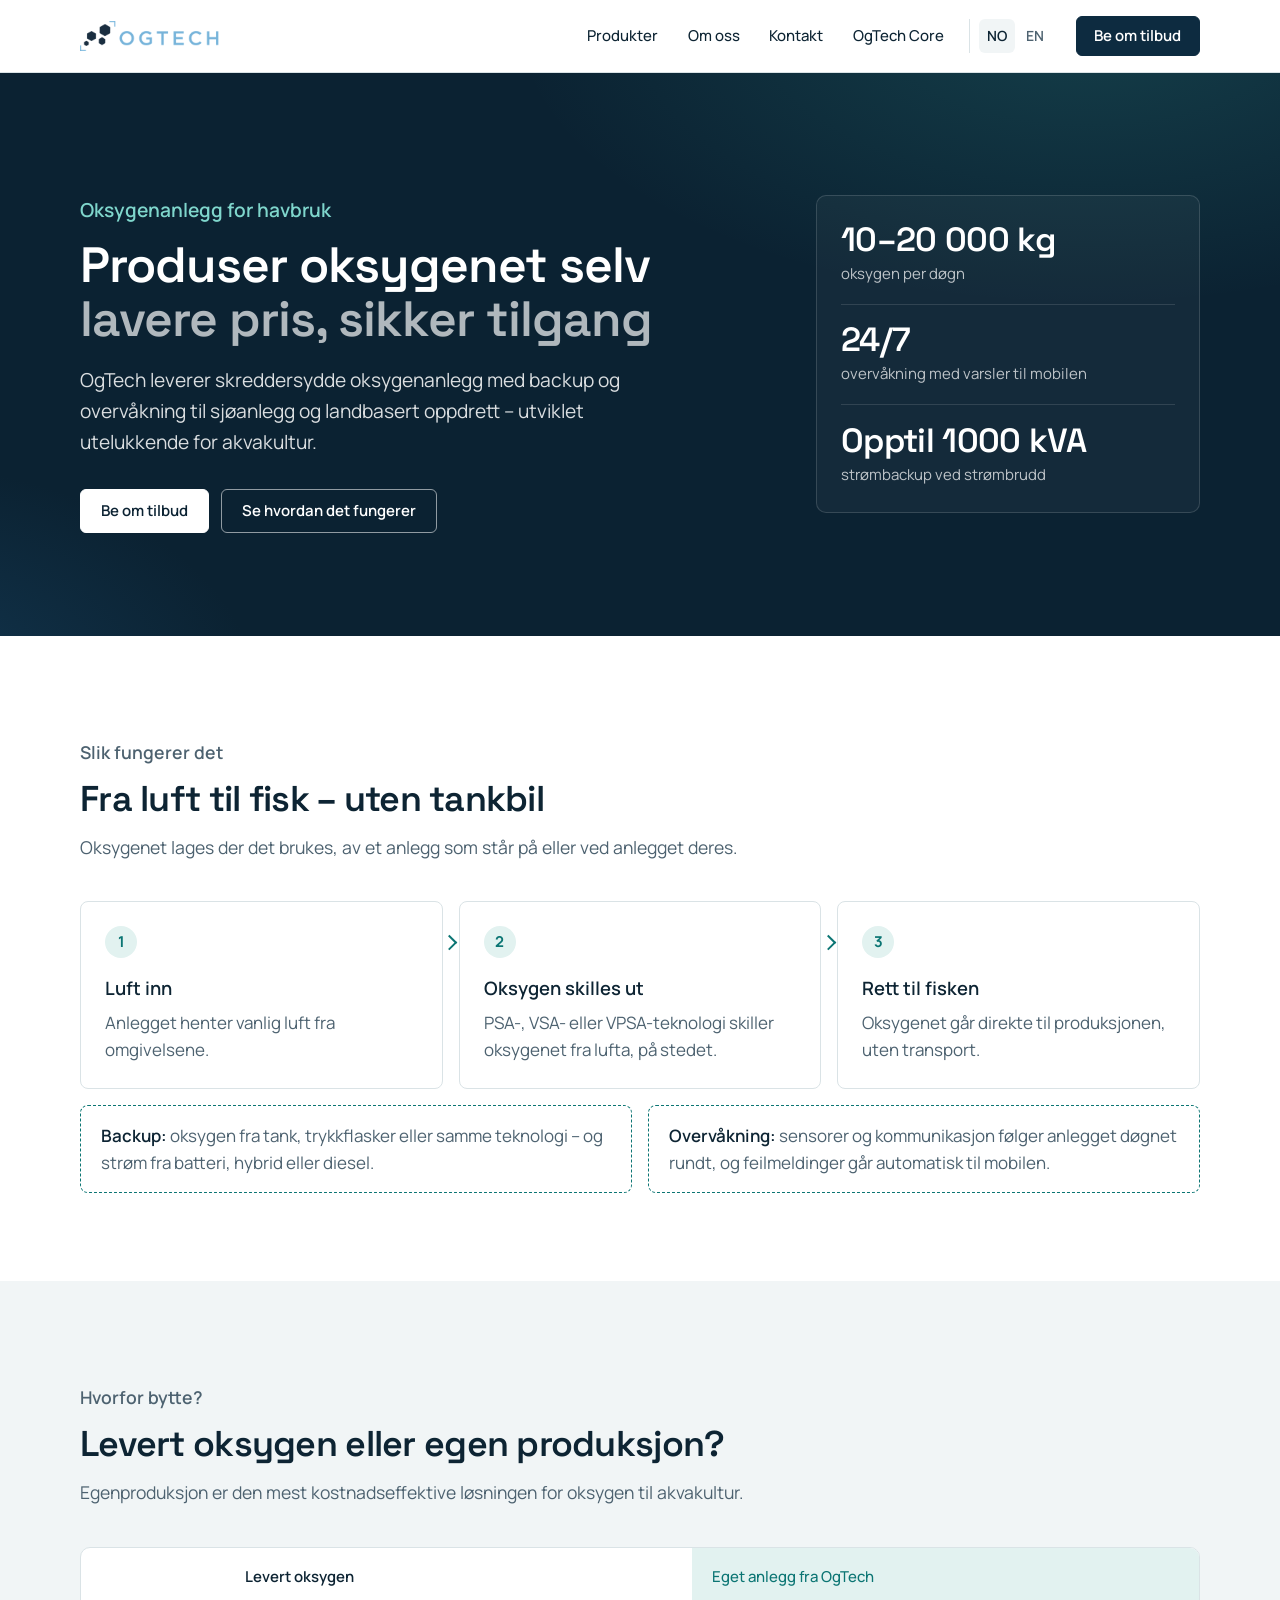
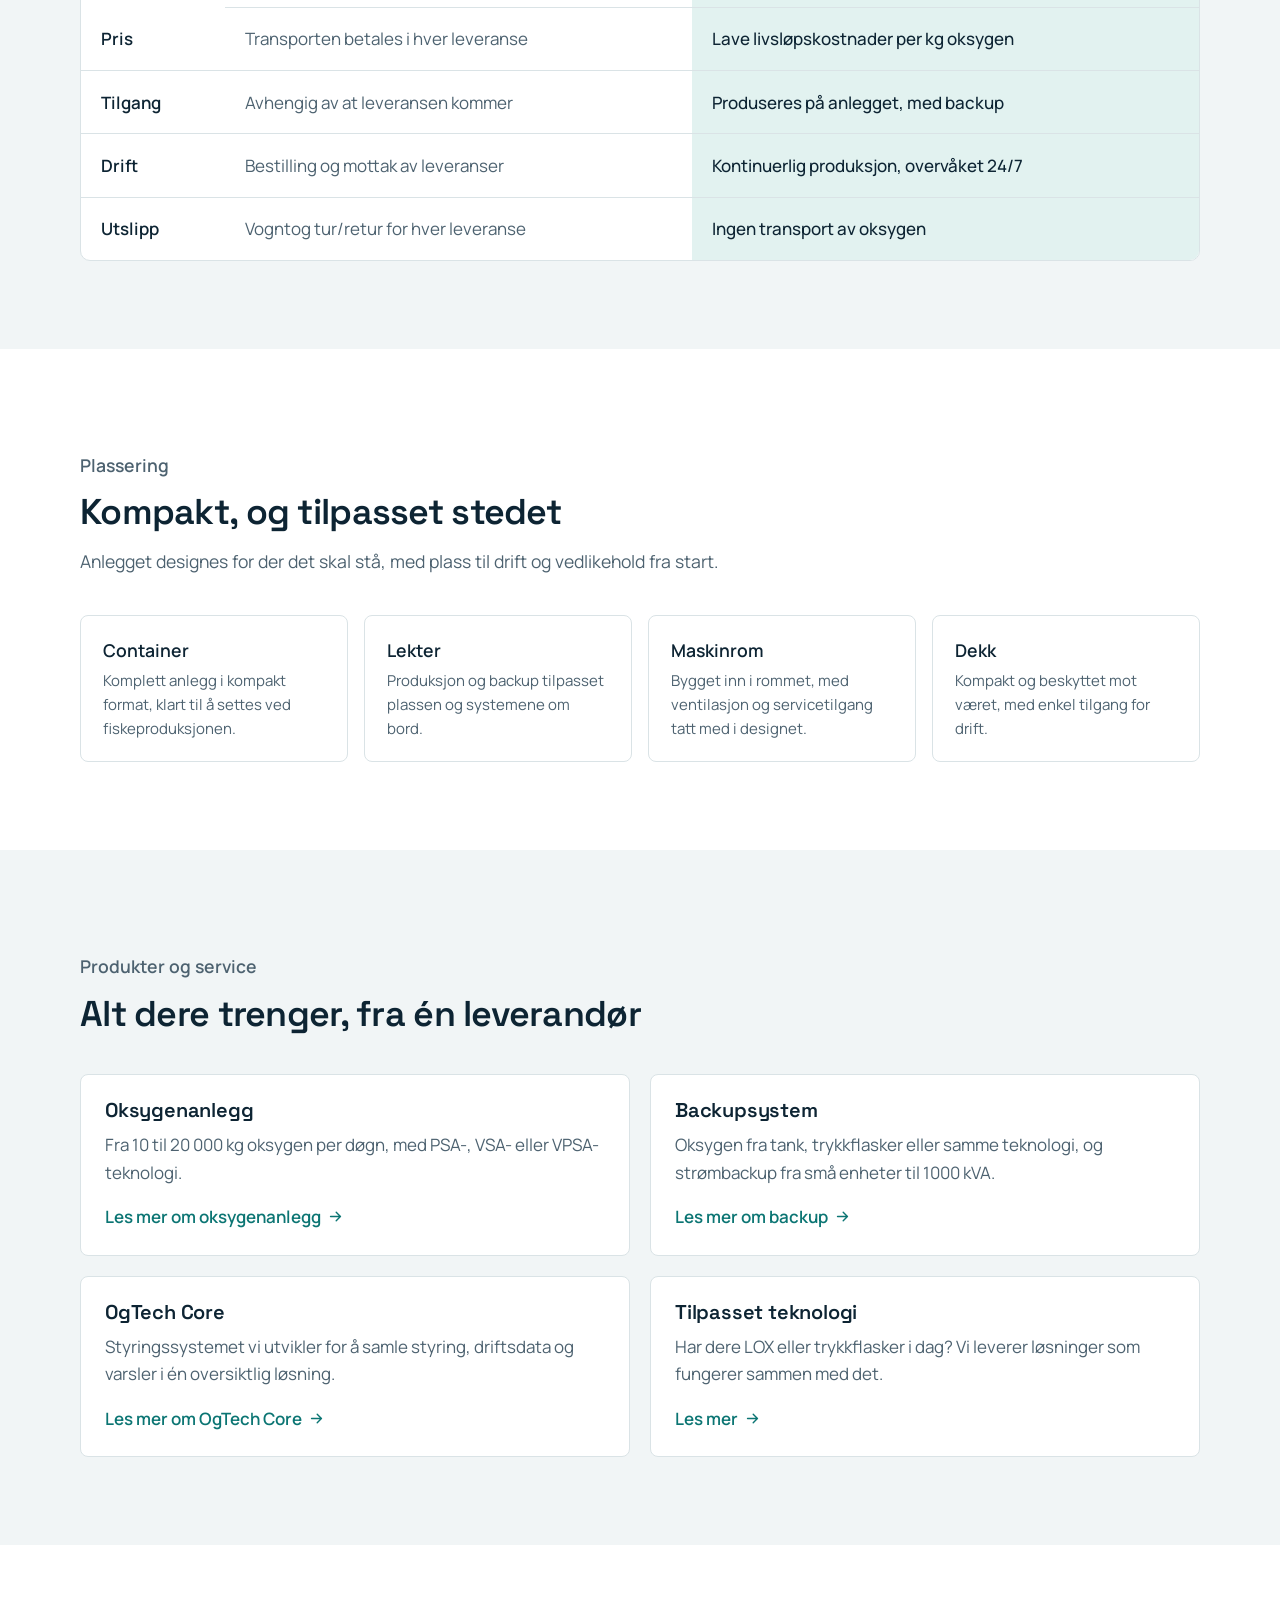
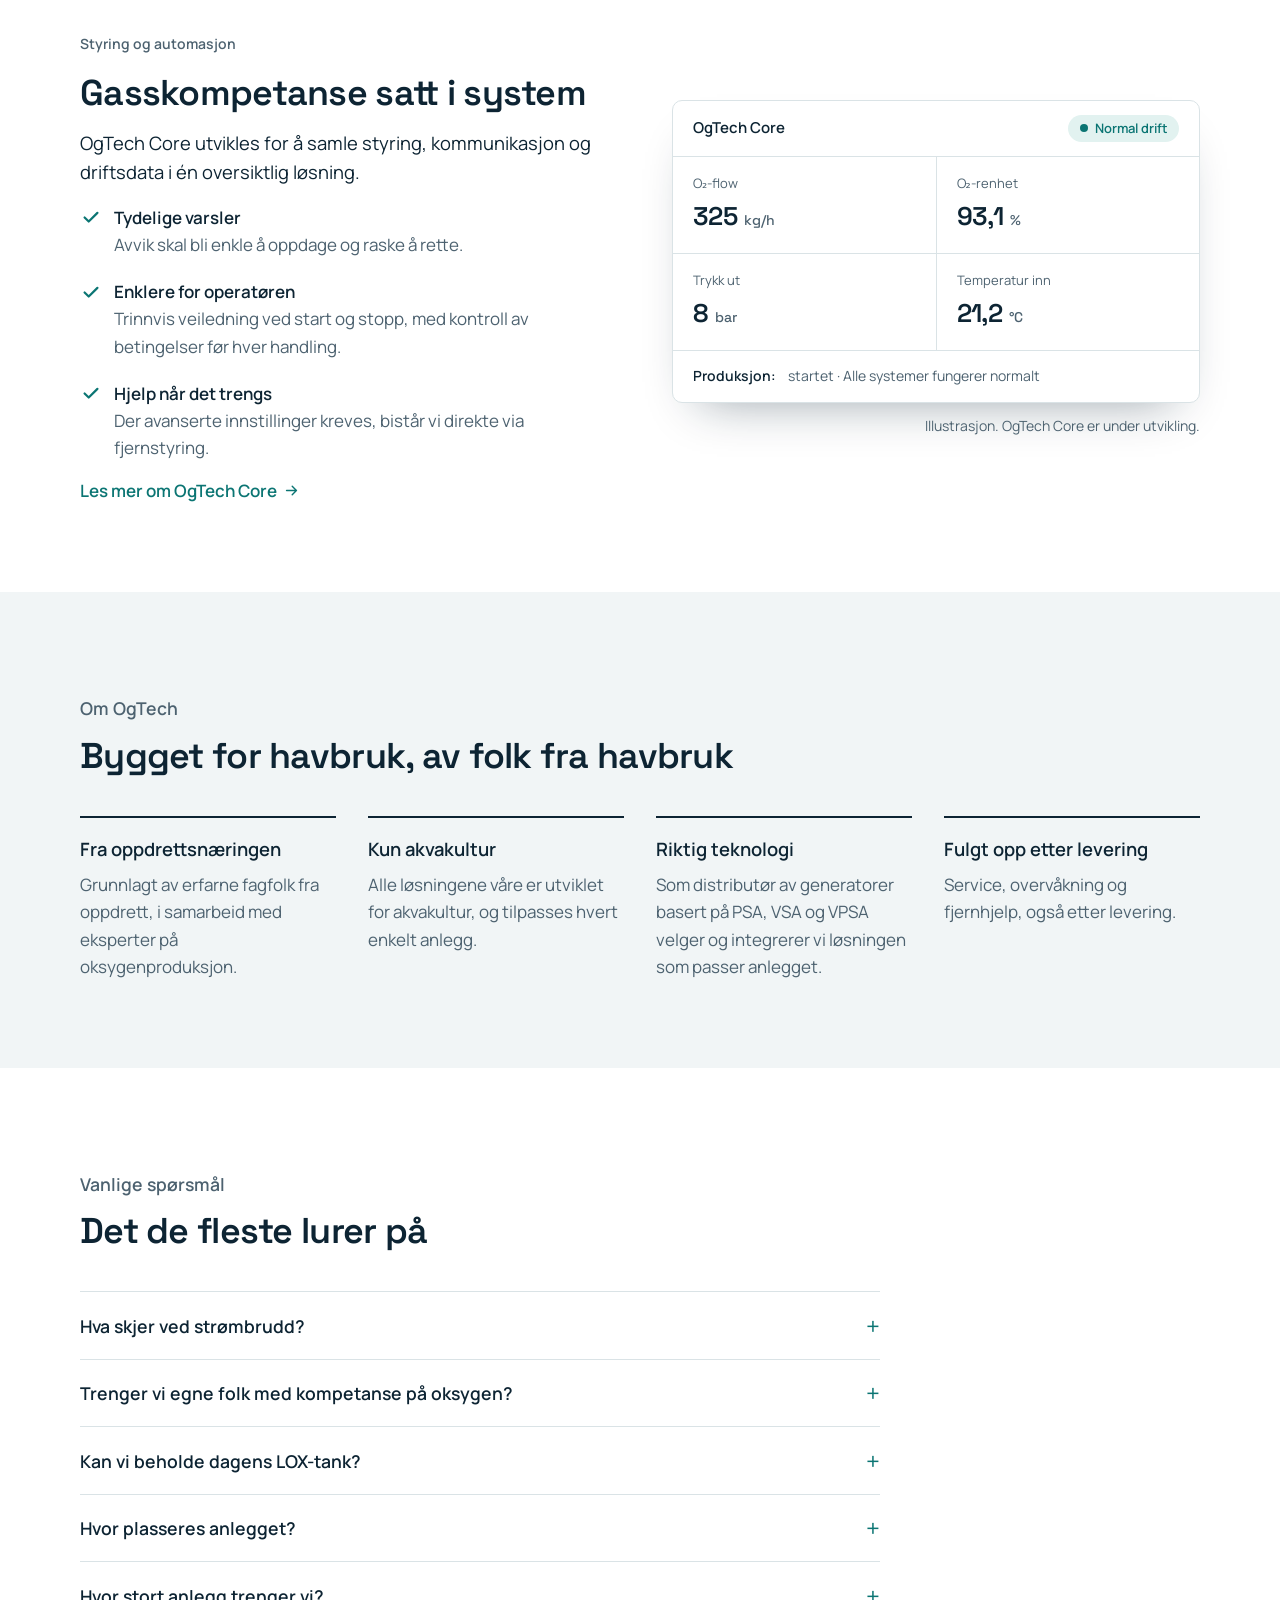
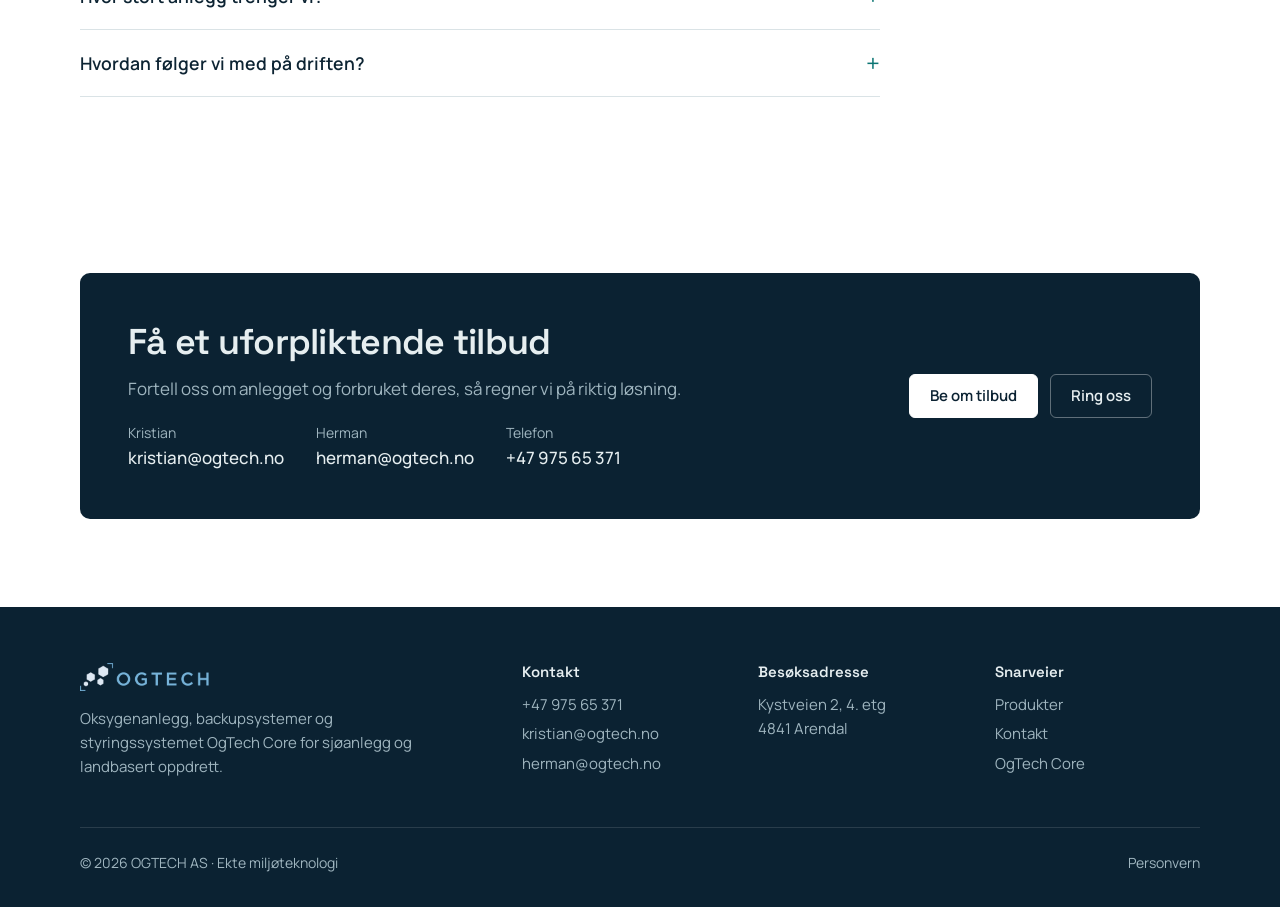
<file: index.html>
<!doctype html>
<html lang="nb">
  <head>
    <meta charset="utf-8" />
    <meta name="viewport" content="width=device-width, initial-scale=1" />
    <title>OgTech – Lokalprodusert oksygen til akvakultur og fiskeoppdrett</title>
    <meta name="description" content="Produser oksygenet selv: OgTech leverer oksygenanlegg med backup og overvåkning til sjøanlegg og landbasert oppdrett." />
    <meta property="og:title" content="OgTech – Lokalprodusert oksygen til akvakultur og fiskeoppdrett" />
    <meta property="og:description" content="Produser oksygenet selv: OgTech leverer oksygenanlegg med backup og overvåkning til sjøanlegg og landbasert oppdrett." />
    <meta property="og:type" content="website" />
    <meta property="og:url" content="https://ogtech.no/" />
    <meta property="og:locale" content="nb_NO" />
    <meta property="og:site_name" content="OgTech" />
    <meta property="og:image" content="https://ogtech.no/assets/deling.jpg" />
    <meta property="og:image:width" content="1200" />
    <meta property="og:image:height" content="630" />
    <meta name="twitter:card" content="summary_large_image" />
    <link rel="canonical" href="https://ogtech.no/" />
    <link rel="alternate" hreflang="nb" href="https://ogtech.no/" />
    <link rel="alternate" hreflang="en" href="https://ogtech.no/en/" />
    <link rel="alternate" hreflang="x-default" href="https://ogtech.no/" />
    <link rel="icon" type="image/png" sizes="32x32" href="assets/ikon-32.png" />
    <link rel="apple-touch-icon" href="assets/ikon-180.png" />
    <meta name="theme-color" content="#ffffff" media="(prefers-color-scheme: light)" />
    <meta name="theme-color" content="#0a1821" media="(prefers-color-scheme: dark)" />
    <link rel="preload" href="fonts/manrope-latin-wght-normal.woff2" as="font" type="font/woff2" crossorigin />
    <link rel="preload" href="fonts/space-grotesk-latin-wght-normal.woff2" as="font" type="font/woff2" crossorigin />
    <link rel="stylesheet" href="styles.css" />
    <script>
      document.documentElement.classList.add("js");
    </script>
    <script type="application/ld+json">
      {
        "@context": "https://schema.org",
        "@type": "Organization",
        "name": "OgTech",
        "legalName": "OGTECH AS",
        "url": "https://ogtech.no/",
        "logo": "https://ogtech.no/assets/logo.png",
        "slogan": "Ekte miljøteknologi",
        "email": "kristian@ogtech.no",
        "telephone": "+47 975 65 371",
        "address": {
          "@type": "PostalAddress",
          "streetAddress": "Kystveien 2, 4. etg",
          "postalCode": "4841",
          "addressLocality": "Arendal",
          "addressCountry": "NO"
        }
      }
    </script>
  </head>
  <body>
    <a class="skip" href="#innhold">Hopp til innholdet</a>
    <header class="header">
      <div class="container">
        <a class="logo" href="index.html" aria-label="OgTech – til forsiden">
          <img class="logo-light" src="assets/logo.png" alt="OgTech" width="400" height="84" />
          <img class="logo-dark" src="assets/logo-mork.png" alt="OgTech" width="400" height="84" />
        </a>
        <nav class="nav" id="meny" aria-label="Hovedmeny">
          <a href="produkter/index.html">Produkter</a>
          <a href="#om-oss">Om oss</a>
          <a href="kontakt/index.html">Kontakt</a>
          <a href="https://core.ogtech.no/auth">OgTech Core</a>
          <span class="lang" role="group" aria-label="Språk">
            <a href="index.html" lang="nb" hreflang="nb" aria-current="true">NO</a>
            <a href="en/index.html" lang="en" hreflang="en">EN</a>
          </span>
        </nav>
        <a class="btn" href="kontakt/index.html">Be om tilbud</a>
        <button class="icon-btn menu-toggle" type="button" aria-controls="meny" aria-expanded="false" aria-label="Meny">
          <span class="bars" aria-hidden="true"><span></span><span></span><span></span></span>
        </button>
      </div>
    </header>

    <main id="innhold">
      <!-- 1. Toppen: løftet, de to viktigste handlingene og tallene som gjør løftet konkret. -->
      <section class="hero plain">
        <div class="container">
          <div class="hero-text">
            <p class="overline">Oksygenanlegg for havbruk</p>
            <h1>Produser oksygenet selv <span class="h1-sub">lavere pris, sikker tilgang</span></h1>
            <p>
              OgTech leverer skreddersydde oksygenanlegg med backup og overvåkning til sjøanlegg
              og landbasert oppdrett – utviklet utelukkende for akvakultur.
            </p>
            <div class="buttons">
              <a class="btn btn-white" href="kontakt/index.html">Be om tilbud</a>
              <a class="btn btn-clear" href="#slik">Se hvordan det fungerer</a>
            </div>
          </div>
          <ul class="hero-facts" aria-label="Kort om løsningen">
            <li><b>10–20 000 kg</b><span>oksygen per døgn</span></li>
            <li><b>24/7</b><span>overvåkning med varsler til mobilen</span></li>
            <li><b>Opptil 1000 kVA</b><span>strømbackup ved strømbrudd</span></li>
          </ul>
        </div>
      </section>

      <!-- 2. Slik fungerer det: mekanismen i tre steg, med sikkerhetsnettet under. -->
      <section class="section">
        <div class="container">
          <div class="section-head" id="slik">
            <p class="overline">Slik fungerer det</p>
            <h2>Fra luft til fisk – uten tankbil</h2>
            <p>Oksygenet lages der det brukes, av et anlegg som står på eller ved anlegget deres.</p>
          </div>
          <ol class="flow">
            <li><b>Luft inn</b><span>Anlegget henter vanlig luft fra omgivelsene.</span></li>
            <li><b>Oksygen skilles ut</b><span>PSA-, VSA- eller VPSA-teknologi skiller oksygenet fra lufta, på stedet.</span></li>
            <li><b>Rett til fisken</b><span>Oksygenet går direkte til produksjonen, uten transport.</span></li>
          </ol>
          <div class="safety">
            <p><b>Backup:</b> oksygen fra tank, trykkflasker eller samme teknologi – og strøm fra batteri, hybrid eller diesel.</p>
            <p><b>Overvåkning:</b> sensorer og kommunikasjon følger anlegget døgnet rundt, og feilmeldinger går automatisk til mobilen.</p>
          </div>
        </div>
      </section>

      <!-- 3. Sammenligning: hvorfor bytte fra levert oksygen. -->
      <section class="section alt">
        <div class="container">
          <div class="section-head">
            <p class="overline">Hvorfor bytte?</p>
            <h2>Levert oksygen eller egen produksjon?</h2>
            <p>Egenproduksjon er den mest kostnadseffektive løsningen for oksygen til akvakultur.</p>
          </div>
          <table class="compare">
            <thead>
              <tr>
                <td></td>
                <th scope="col">Levert oksygen</th>
                <th scope="col" class="us">Eget anlegg fra OgTech</th>
              </tr>
            </thead>
            <tbody>
              <tr>
                <th scope="row">Pris</th>
                <td data-label="Levert oksygen">Transporten betales i hver leveranse</td>
                <td data-label="Eget anlegg fra OgTech" class="us">Lave livsløpskostnader per kg oksygen</td>
              </tr>
              <tr>
                <th scope="row">Tilgang</th>
                <td data-label="Levert oksygen">Avhengig av at leveransen kommer</td>
                <td data-label="Eget anlegg fra OgTech" class="us">Produseres på anlegget, med backup</td>
              </tr>
              <tr>
                <th scope="row">Drift</th>
                <td data-label="Levert oksygen">Bestilling og mottak av leveranser</td>
                <td data-label="Eget anlegg fra OgTech" class="us">Kontinuerlig produksjon, overvåket 24/7</td>
              </tr>
              <tr>
                <th scope="row">Utslipp</th>
                <td data-label="Levert oksygen">Vogntog tur/retur for hver leveranse</td>
                <td data-label="Eget anlegg fra OgTech" class="us">Ingen transport av oksygen</td>
              </tr>
            </tbody>
          </table>
        </div>
      </section>

      <!-- Tilpasset stedet: der anlegget kan stå. -->
      <section class="section">
        <div class="container">
          <div class="section-head">
            <p class="overline">Plassering</p>
            <h2>Kompakt, og tilpasset stedet</h2>
            <p>Anlegget designes for der det skal stå, med plass til drift og vedlikehold fra start.</p>
          </div>
          <ul class="places">
            <li><b>Container</b><span>Komplett anlegg i kompakt format, klart til å settes ved fiskeproduksjonen.</span></li>
            <li><b>Lekter</b><span>Produksjon og backup tilpasset plassen og systemene om bord.</span></li>
            <li><b>Maskinrom</b><span>Bygget inn i rommet, med ventilasjon og servicetilgang tatt med i designet.</span></li>
            <li><b>Dekk</b><span>Kompakt og beskyttet mot været, med enkel tilgang for drift.</span></li>
          </ul>
        </div>
      </section>

      <!-- 4. Tilbudet: alt som trengs, fra én leverandør. -->
      <section class="section alt" id="produkter">
        <div class="container">
          <div class="section-head">
            <p class="overline">Produkter og service</p>
            <h2>Alt dere trenger, fra én leverandør</h2>
          </div>
          <div class="cards">
            <article class="card">
              <div class="card-body">
                <h3>Oksygenanlegg</h3>
                <p>Fra 10 til 20 000 kg oksygen per døgn, med PSA-, VSA- eller VPSA-teknologi.</p>
                <a class="more" href="produkter/index.html#oksygenanlegg">Les mer om oksygenanlegg</a>
              </div>
            </article>
            <article class="card">
              <div class="card-body">
                <h3>Backupsystem</h3>
                <p>Oksygen fra tank, trykkflasker eller samme teknologi, og strømbackup fra små enheter til 1000 kVA.</p>
                <a class="more" href="produkter/index.html#backupsystem">Les mer om backup</a>
              </div>
            </article>
            <article class="card">
              <div class="card-body">
                <h3>OgTech Core</h3>
                <p>Styringssystemet vi utvikler for å samle styring, driftsdata og varsler i én oversiktlig løsning.</p>
                <a class="more" href="produkter/index.html#ogtechcore">Les mer om OgTech Core</a>
              </div>
            </article>
            <article class="card">
              <div class="card-body">
                <h3>Tilpasset teknologi</h3>
                <p>Har dere LOX eller trykkflasker i dag? Vi leverer løsninger som fungerer sammen med det.</p>
                <a class="more" href="produkter/index.html#tilpasset-teknologi">Les mer</a>
              </div>
            </article>
          </div>
        </div>
      </section>

      <!-- 5. OgTech Core: styringssystemet som er under utvikling. -->
      <section class="section">
        <div class="container">
          <div class="split">
            <div class="text">
              <p class="overline">Styring og automasjon</p>
              <h2>Gasskompetanse satt i system</h2>
              <p class="lead">OgTech Core utvikles for å samle styring, kommunikasjon og driftsdata i én oversiktlig løsning.</p>
              <ul class="checklist">
                <li><b>Tydelige varsler</b><span>Avvik skal bli enkle å oppdage og raske å rette.</span></li>
                <li><b>Enklere for operatøren</b><span>Trinnvis veiledning ved start og stopp, med kontroll av betingelser før hver handling.</span></li>
                <li><b>Hjelp når det trengs</b><span>Der avanserte innstillinger kreves, bistår vi direkte via fjernstyring.</span></li>
              </ul>
              <a class="more" href="produkter/index.html#ogtechcore">Les mer om OgTech Core</a>
            </div>
            <figure>
              <div class="dash" aria-hidden="true">
                <div class="dash-bar">OgTech Core<span class="dash-status">Normal drift</span></div>
                <dl class="dash-grid">
                  <div><dt>O₂-flow</dt><dd>325 <small>kg/h</small></dd></div>
                  <div><dt>O₂-renhet</dt><dd>93,1 <small>%</small></dd></div>
                  <div><dt>Trykk ut</dt><dd>8 <small>bar</small></dd></div>
                  <div><dt>Temperatur inn</dt><dd>21,2 <small>°C</small></dd></div>
                </dl>
                <div class="dash-alert"><b>Produksjon:</b> startet · Alle systemer fungerer normalt</div>
              </div>
              <figcaption>Illustrasjon. OgTech Core er under utvikling.</figcaption>
            </figure>
          </div>
        </div>
      </section>

      <!-- 6. Hvorfor OgTech: tillit. -->
      <section class="section alt">
        <div class="container">
          <div class="section-head" id="om-oss">
            <p class="overline">Om OgTech</p>
            <h2>Bygget for havbruk, av folk fra havbruk</h2>
          </div>
          <ul class="reasons">
            <li><b>Fra oppdrettsnæringen</b><span>Grunnlagt av erfarne fagfolk fra oppdrett, i samarbeid med eksperter på oksygenproduksjon.</span></li>
            <li><b>Kun akvakultur</b><span>Alle løsningene våre er utviklet for akvakultur, og tilpasses hvert enkelt anlegg.</span></li>
            <li><b>Riktig teknologi</b><span>Som distributør av generatorer basert på PSA, VSA og VPSA velger og integrerer vi løsningen som passer anlegget.</span></li>
            <li><b>Fulgt opp etter levering</b><span>Service, overvåkning og fjernhjelp, også etter levering.</span></li>
          </ul>
        </div>
      </section>

      <!--
        REFERANSER (ferdig mal): fyll inn og fjern kommentartegnene rundt seksjonen.
        Bytt ut [klammene] med ekte tall, kunder og sitater.

      <section class="section alt">
        <div class="container">
          <div class="section-head">
            <p class="overline">Referanser</p>
            <h2>[Antall] anlegg levert langs kysten</h2>
          </div>
          <div class="cards">
            <figure class="card quote">
              <div class="card-body">
                <blockquote>«[Sitat fra kunde om drift, pris eller sikkerhet.]»</blockquote>
                <figcaption><b>[Navn]</b>, [stilling], [selskap]</figcaption>
              </div>
            </figure>
            <figure class="card quote">
              <div class="card-body">
                <blockquote>«[Sitat fra kunde nummer to.]»</blockquote>
                <figcaption><b>[Navn]</b>, [stilling], [selskap]</figcaption>
              </div>
            </figure>
          </div>
        </div>
      </section>
      -->

      <!-- 8. Vanlige spørsmål: innvendingene en kjøper har før de tar kontakt. -->
      <section class="section">
        <div class="container">
          <div class="section-head">
            <p class="overline">Vanlige spørsmål</p>
            <h2>Det de fleste lurer på</h2>
          </div>
          <div class="faq">
            <details>
              <summary>Hva skjer ved strømbrudd?</summary>
              <p>
                Anlegget kan leveres med strømbackup fra batteri, hybrid eller diesel, fra små enheter
                til 1000 kVA. I tillegg kan oksygenbackup fra tank, trykkflasker eller samme teknologi
                ta over.
              </p>
            </details>
            <details>
              <summary>Trenger vi egne folk med kompetanse på oksygen?</summary>
              <p>
                Nei. Anleggene er laget for enkel drift, og der avanserte innstillinger trengs, hjelper vi
                til via fjernstyring. OgTech Core utvikles for å gjøre operatørarbeidet enda enklere.
              </p>
            </details>
            <details>
              <summary>Kan vi beholde dagens LOX-tank?</summary>
              <p>Ja. Vi leverer løsninger som fungerer sammen med LOX eller trykkflasker.</p>
            </details>
            <details>
              <summary>Hvor plasseres anlegget?</summary>
              <p>I container, på lekter, i maskinrom eller på dekk – eller i egne lokaler ved fiskeproduksjonen.</p>
            </details>
            <details>
              <summary>Hvor stort anlegg trenger vi?</summary>
              <p>
                Vi leverer fra 10 til 20 000 kg oksygen per døgn, og dimensjonerer anlegget etter
                forbruket deres. Ta kontakt, så regner vi på det.
              </p>
            </details>
            <details>
              <summary>Hvordan følger vi med på driften?</summary>
              <p>
                Anleggene har sensorer og kommunikasjon som standard. Det gir overvåkning døgnet rundt,
                og feilmeldinger sendes automatisk til mobilen. OgTech Core utvikles for å samle status
                og driftsdata på ett sted.
              </p>
            </details>
          </div>
        </div>
      </section>

      <!-- 9. Avslutning: direkte kontakt med folk. -->
      <section class="section" aria-label="Kontakt oss">
        <div class="container">
          <div class="cta-box">
            <div>
              <h2>Få et uforpliktende tilbud</h2>
              <p>Fortell oss om anlegget og forbruket deres, så regner vi på riktig løsning.</p>
              <ul class="cta-contacts">
                <li><span>Kristian</span><a href="mailto:kristian@ogtech.no">kristian@ogtech.no</a></li>
                <li><span>Herman</span><a href="mailto:herman@ogtech.no">herman@ogtech.no</a></li>
                <li><span>Telefon</span><a href="tel:+4797565371">+47 975 65 371</a></li>
              </ul>
            </div>
            <div class="buttons">
              <a class="btn" href="kontakt/index.html">Be om tilbud</a>
              <a class="btn btn-outline" href="tel:+4797565371">Ring oss</a>
            </div>
          </div>
        </div>
      </section>
    </main>

    <footer class="footer">
      <div class="container">
        <div class="footer-grid">
          <div class="footer-about">
            <img class="footer-logo" src="assets/logo-mork.png" alt="OgTech" width="400" height="84" loading="lazy" />
            <p>Oksygenanlegg, backupsystemer og styringssystemet OgTech Core for sjøanlegg og landbasert oppdrett.</p>
          </div>
          <div>
            <h2>Kontakt</h2>
            <ul>
              <li><a href="tel:+4797565371">+47 975 65 371</a></li>
              <li><a href="mailto:kristian@ogtech.no">kristian@ogtech.no</a></li>
              <li><a href="mailto:herman@ogtech.no">herman@ogtech.no</a></li>
            </ul>
          </div>
          <div>
            <h2>Besøksadresse</h2>
            <p>Kystveien 2, 4. etg<br />4841 Arendal</p>
          </div>
          <div>
            <h2>Snarveier</h2>
            <ul>
              <li><a href="produkter/index.html">Produkter</a></li>
              <li><a href="kontakt/index.html">Kontakt</a></li>
              <li><a href="https://core.ogtech.no/auth">OgTech Core</a></li>
            </ul>
          </div>
        </div>
        <div class="footer-bottom">
          <span>© <span id="year">2026</span> OGTECH AS · Ekte miljøteknologi</span>
          <a href="personvern/index.html">Personvern</a>
        </div>
      </div>
    </footer>

    <script src="script.js" defer></script>
  </body>
</html>
</file>
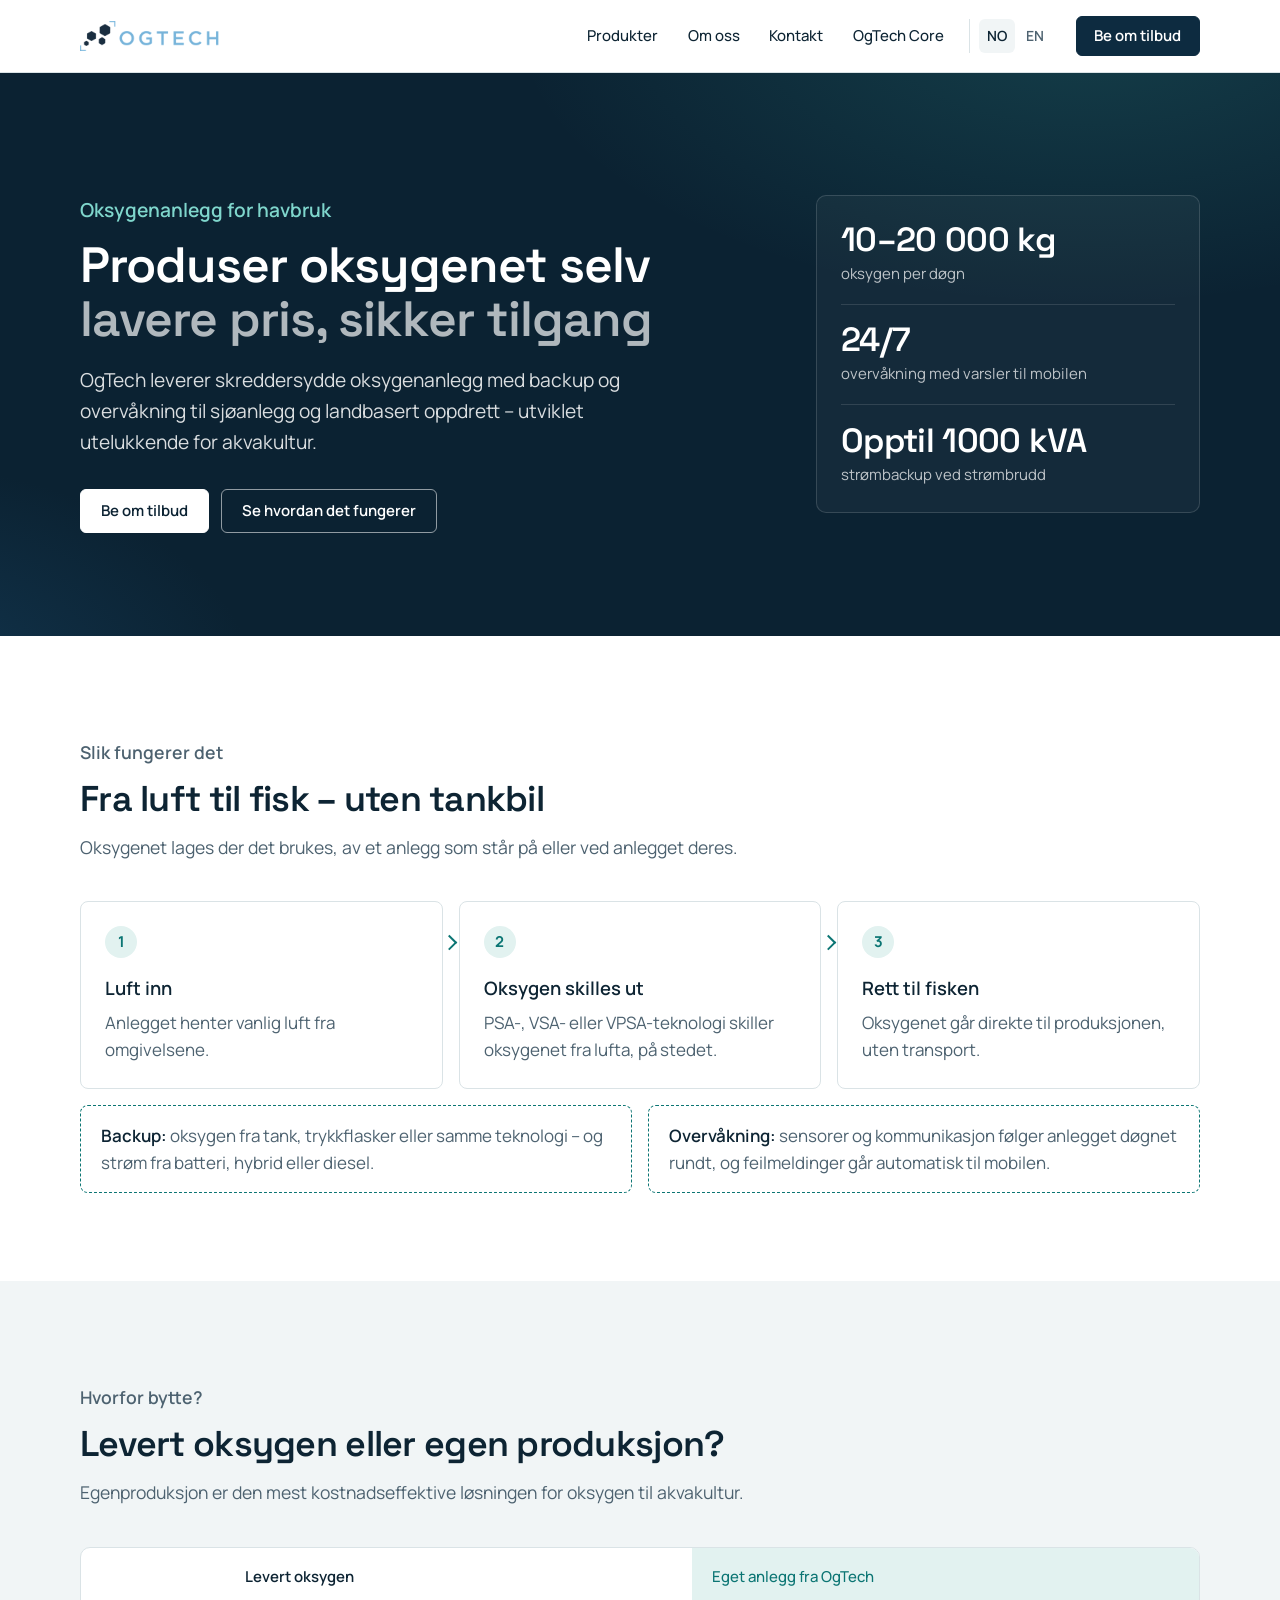
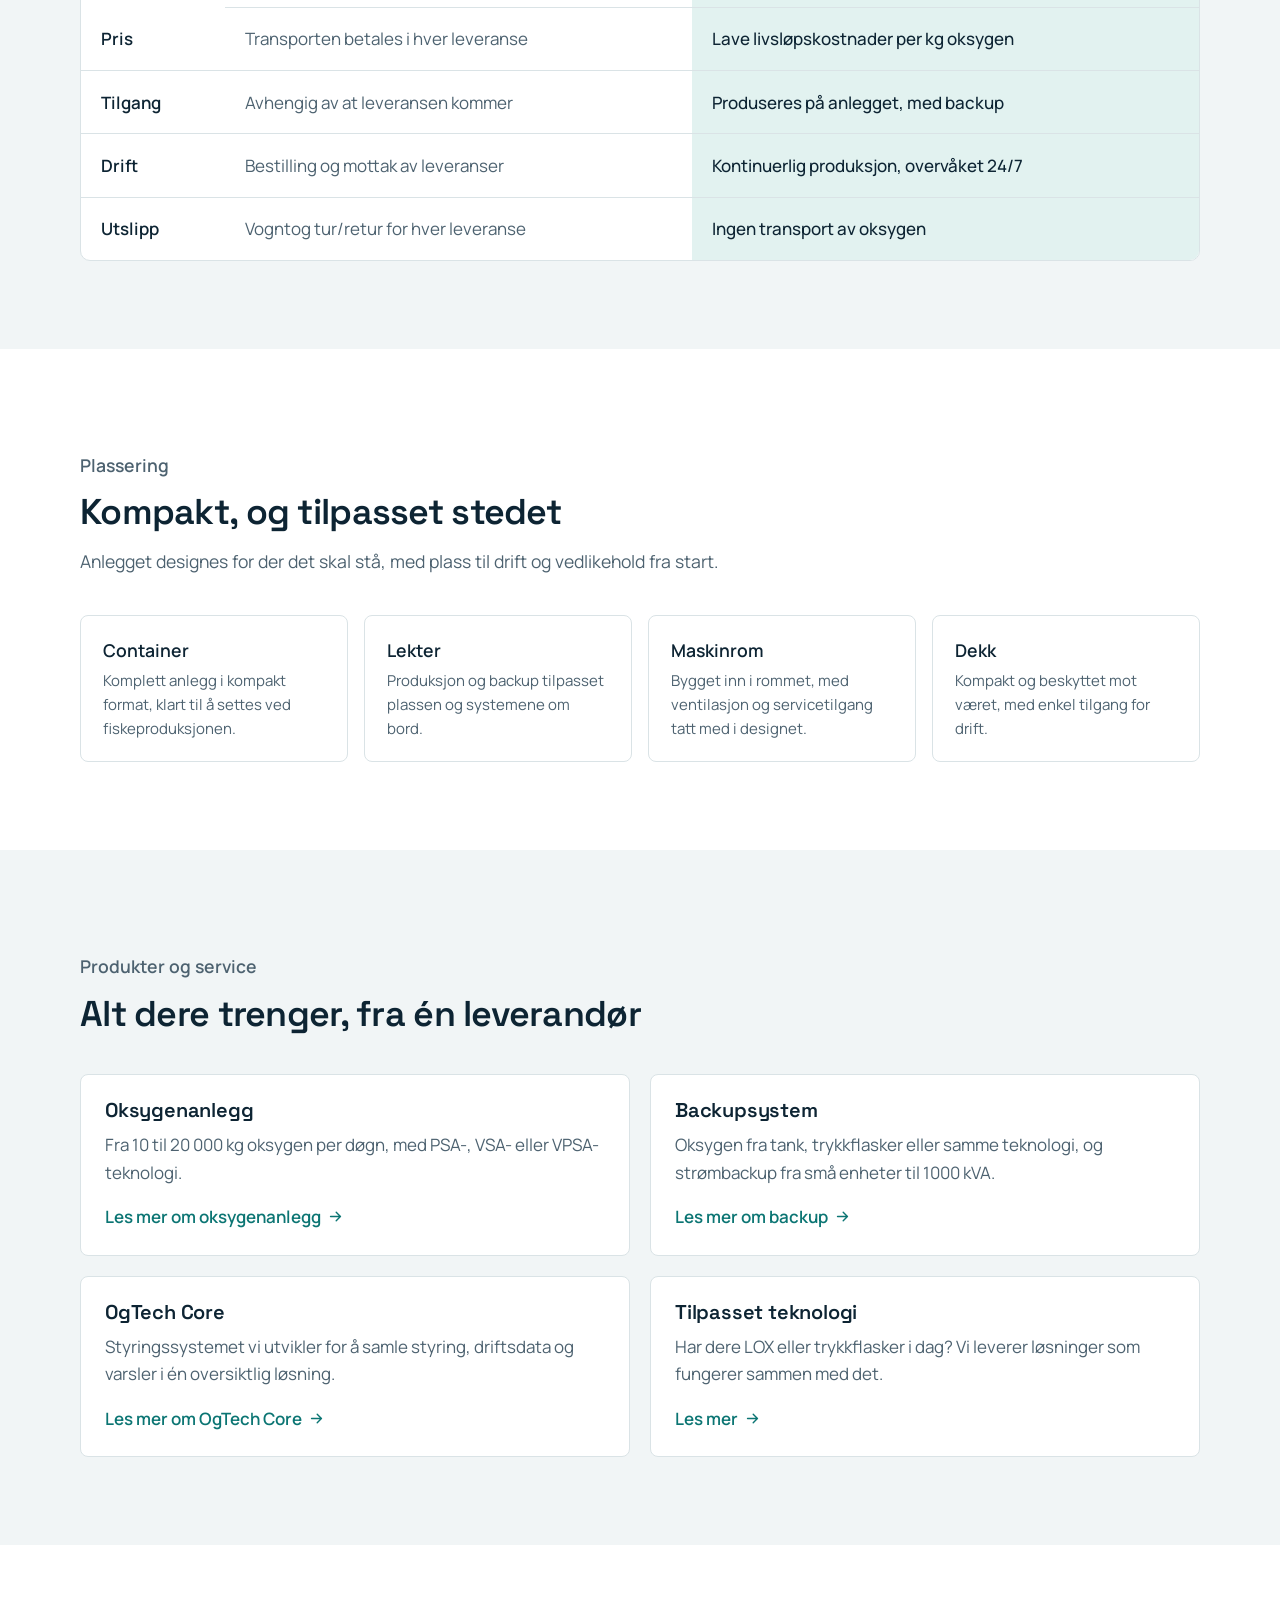
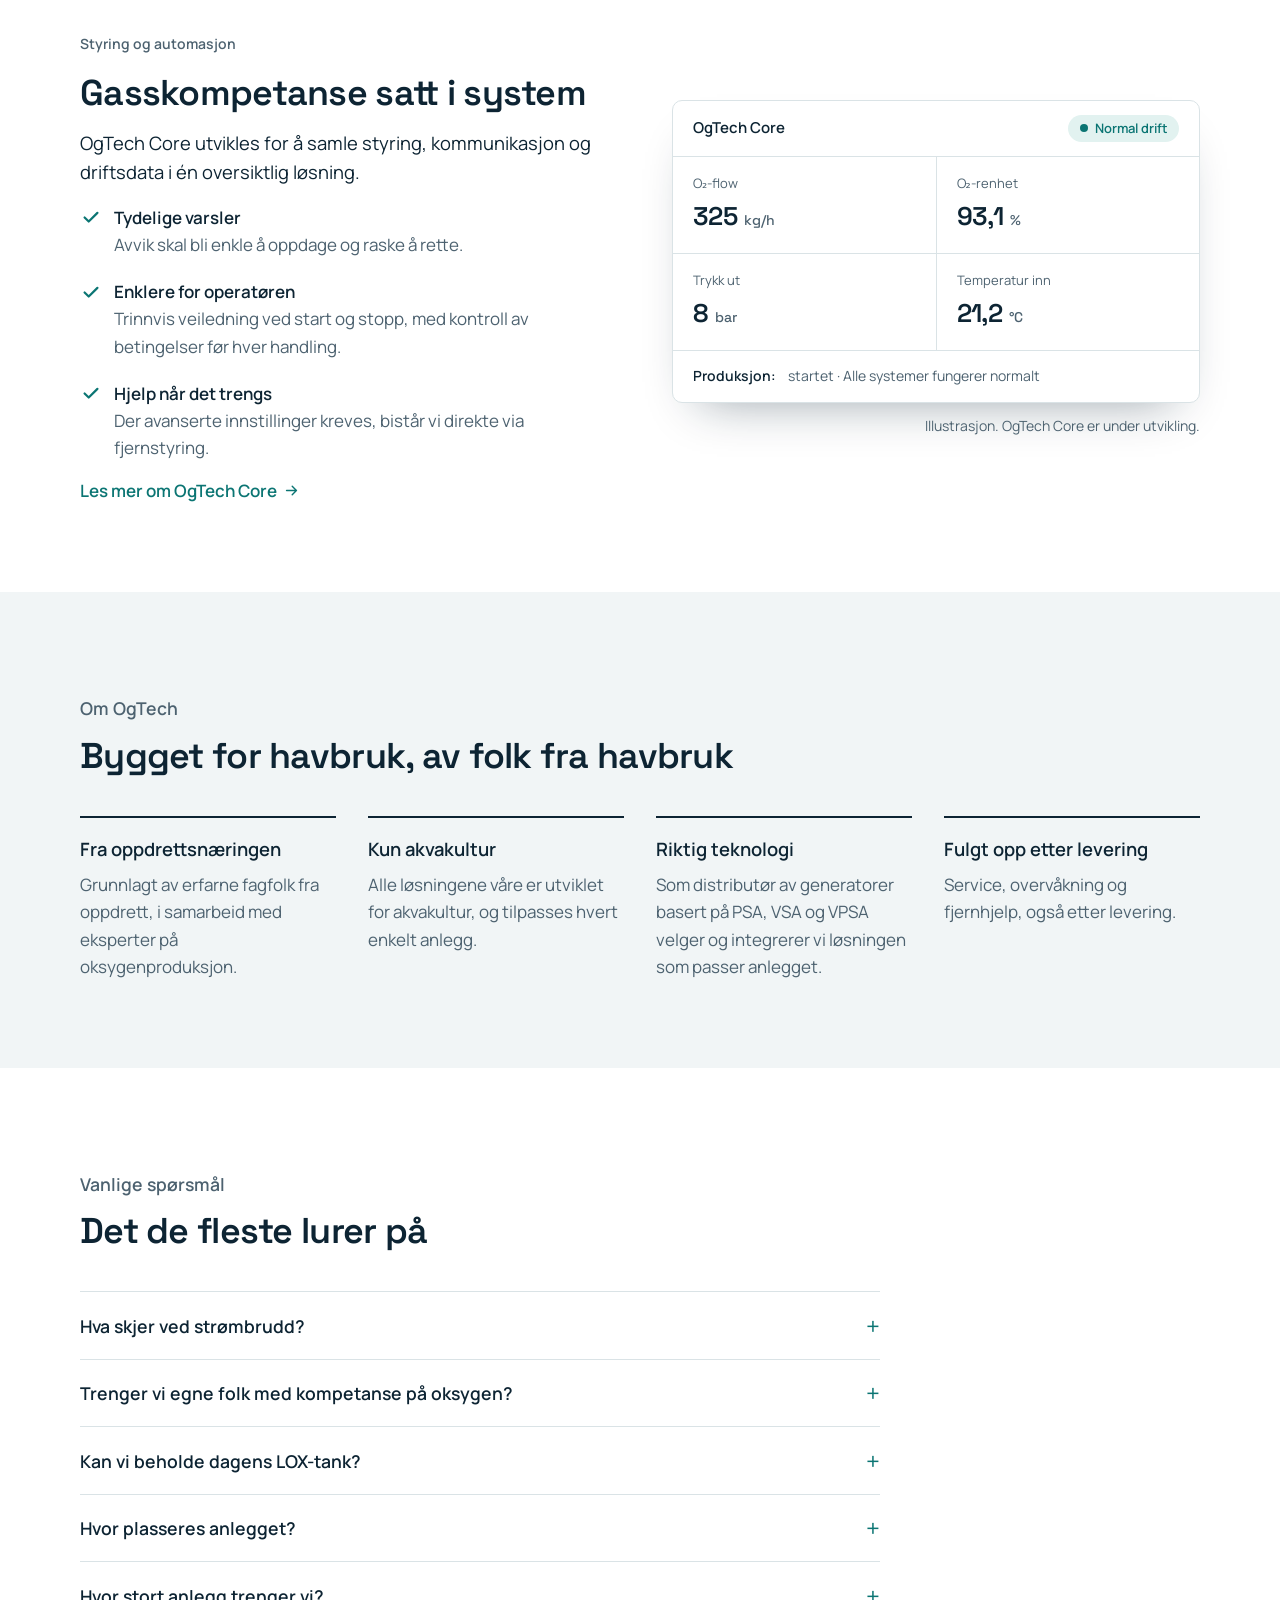
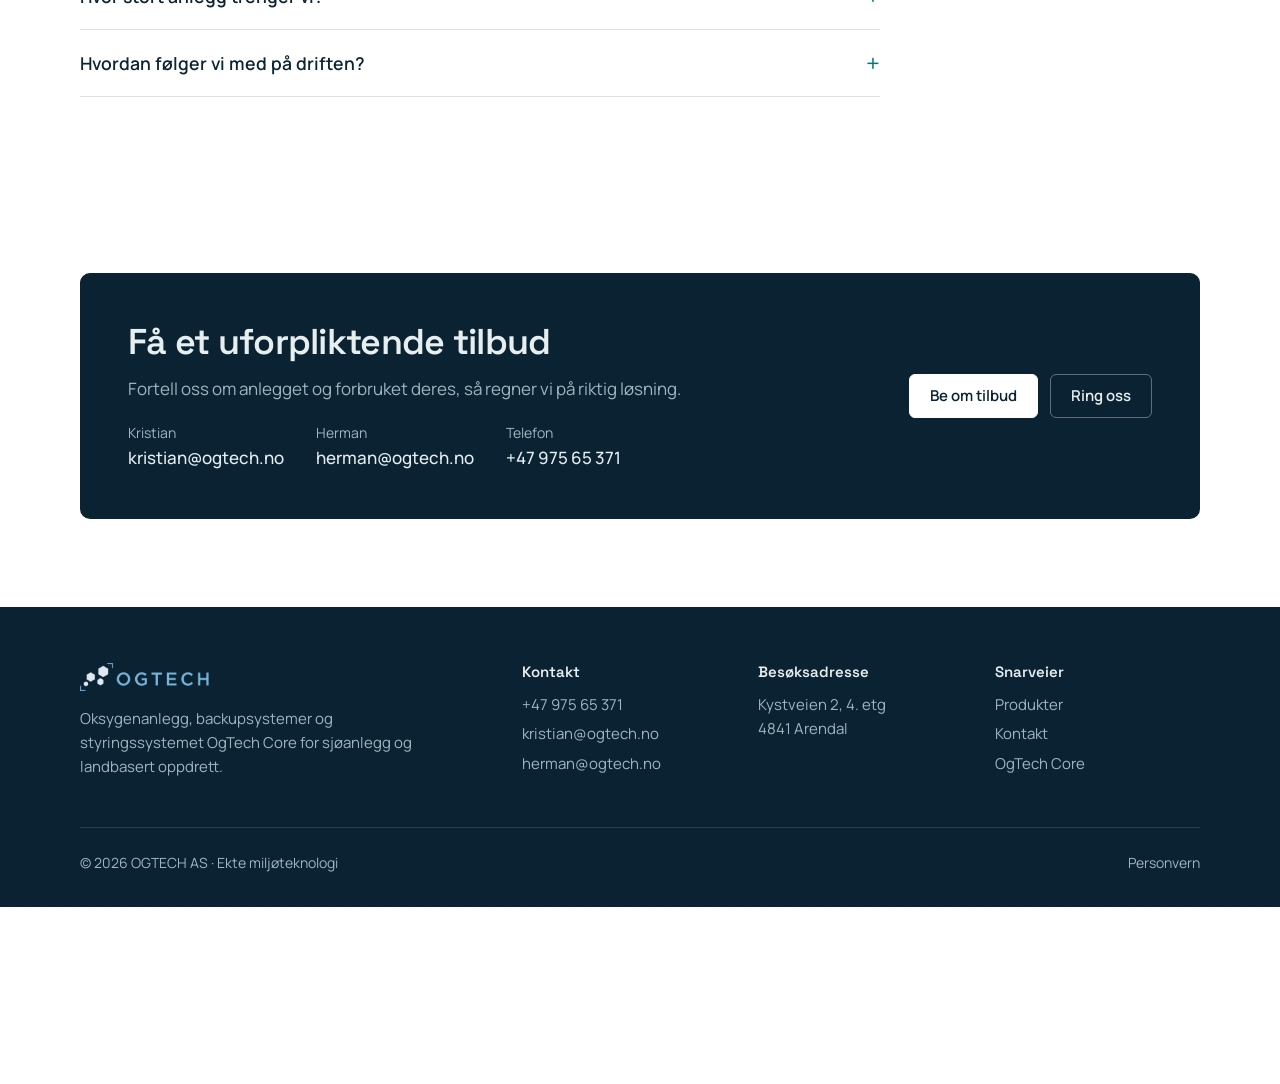
<file: co2-besparelse/index.html>
<!doctype html>
<html lang="nb">
  <head>
    <meta charset="utf-8" />
    <title>OgTech</title>
    <link rel="canonical" href="https://ogtech.no/" />
    <meta http-equiv="refresh" content="0; url=../index.html" />
  </head>
  <body>
    <p><a href="../index.html">Kalkulatoren er fjernet. Gå til forsiden.</a></p>
  </body>
</html>
</file>
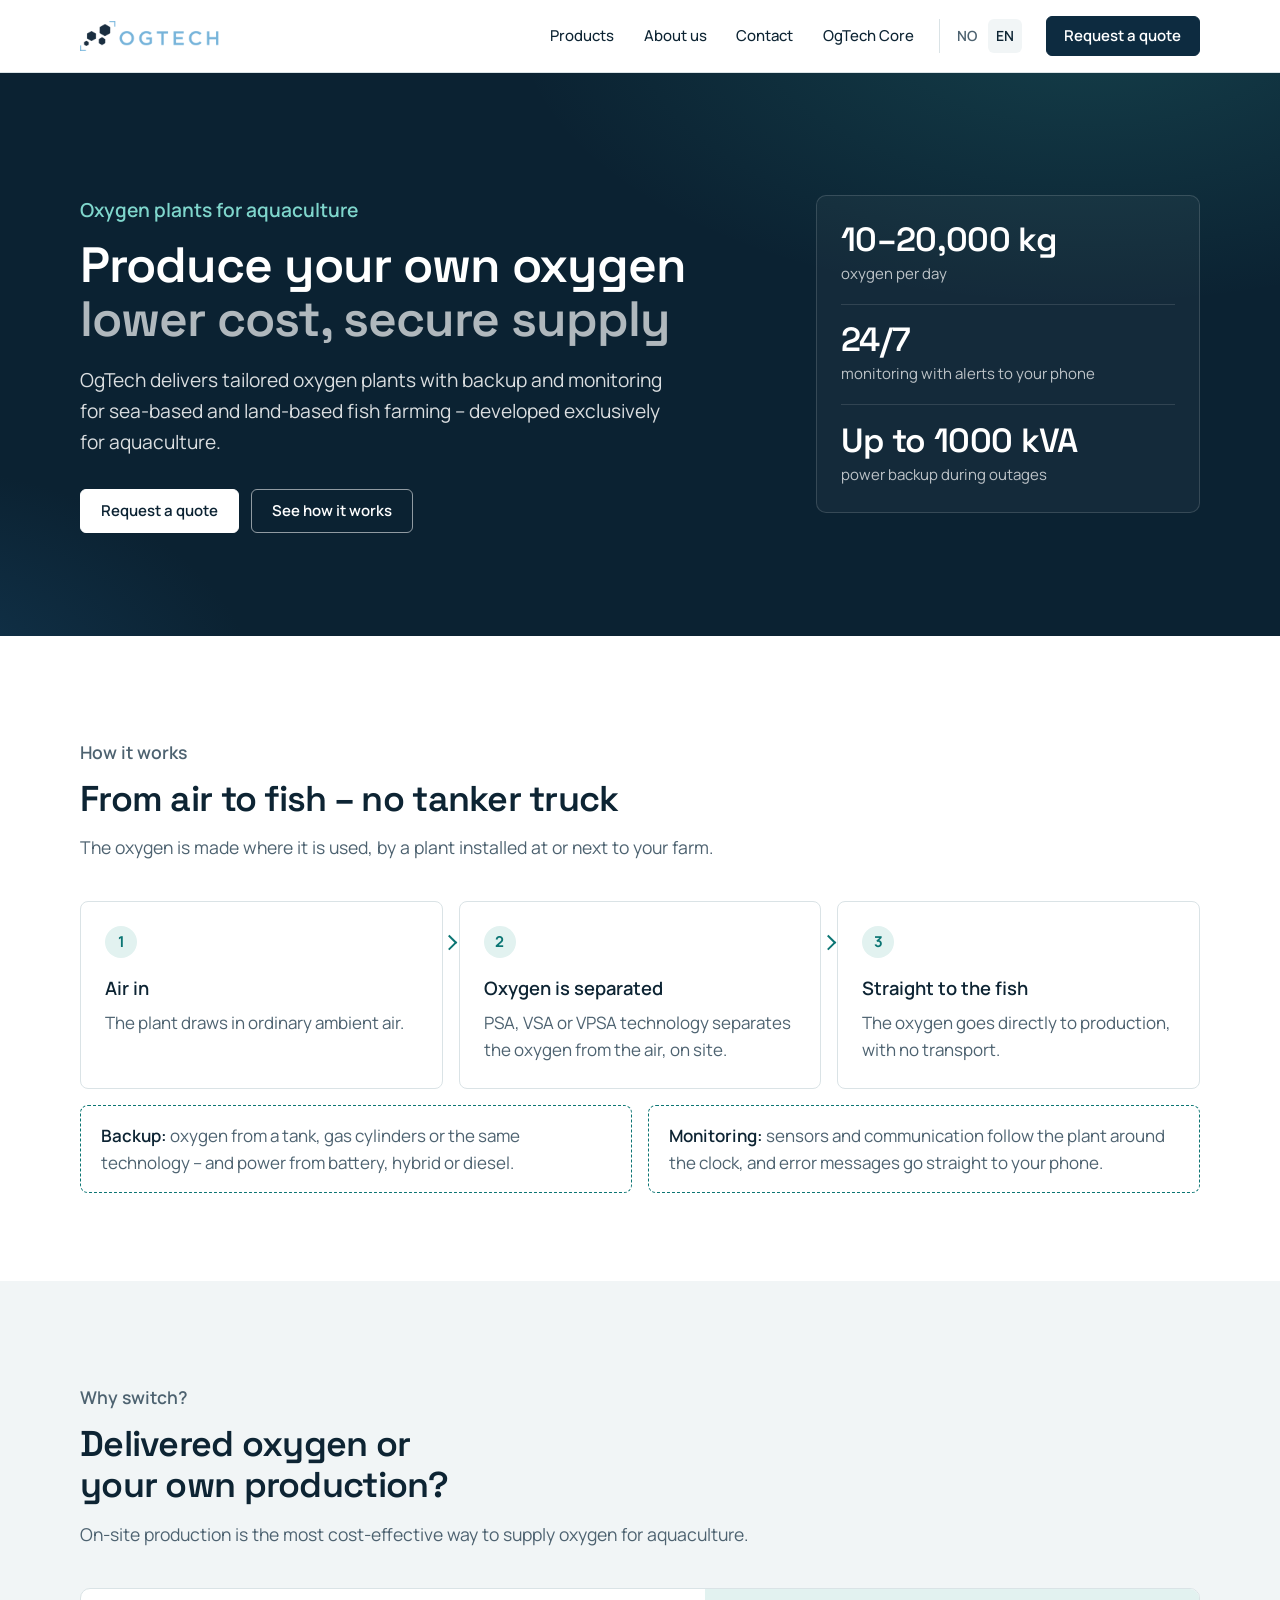
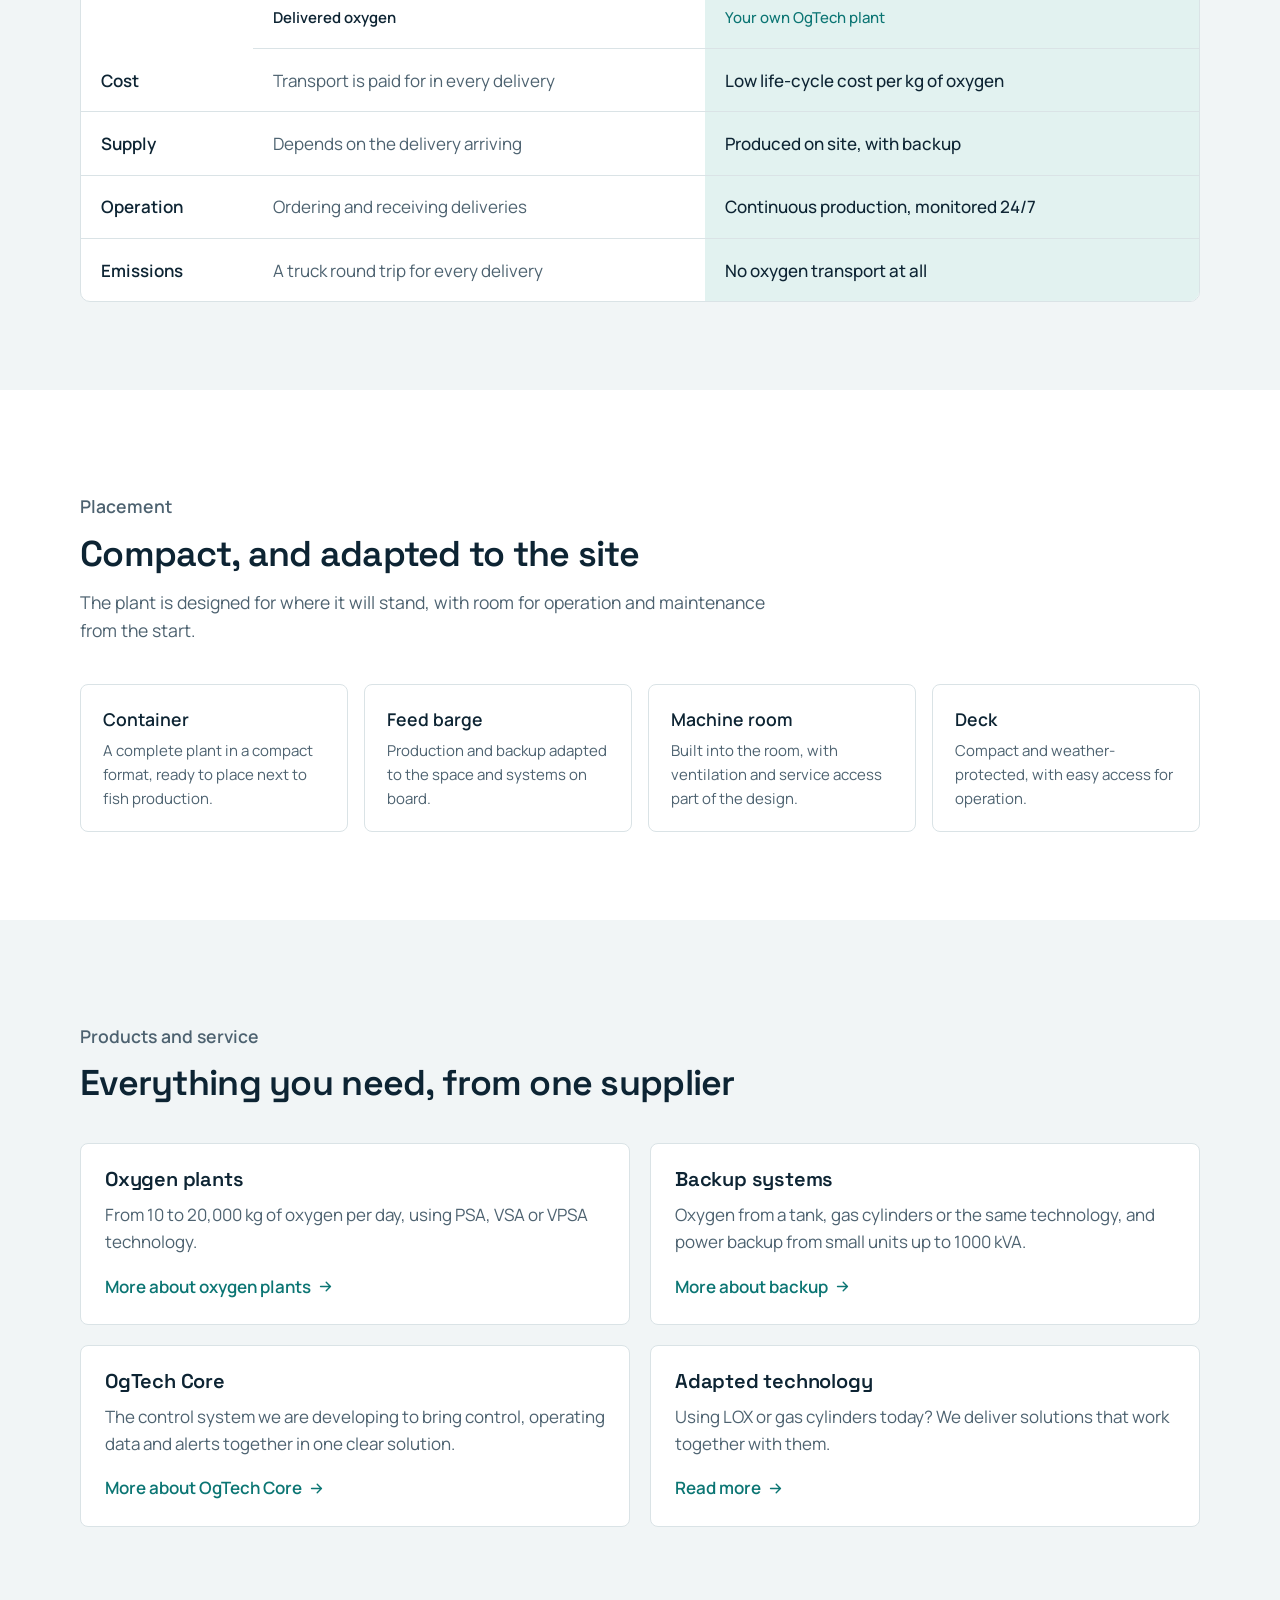
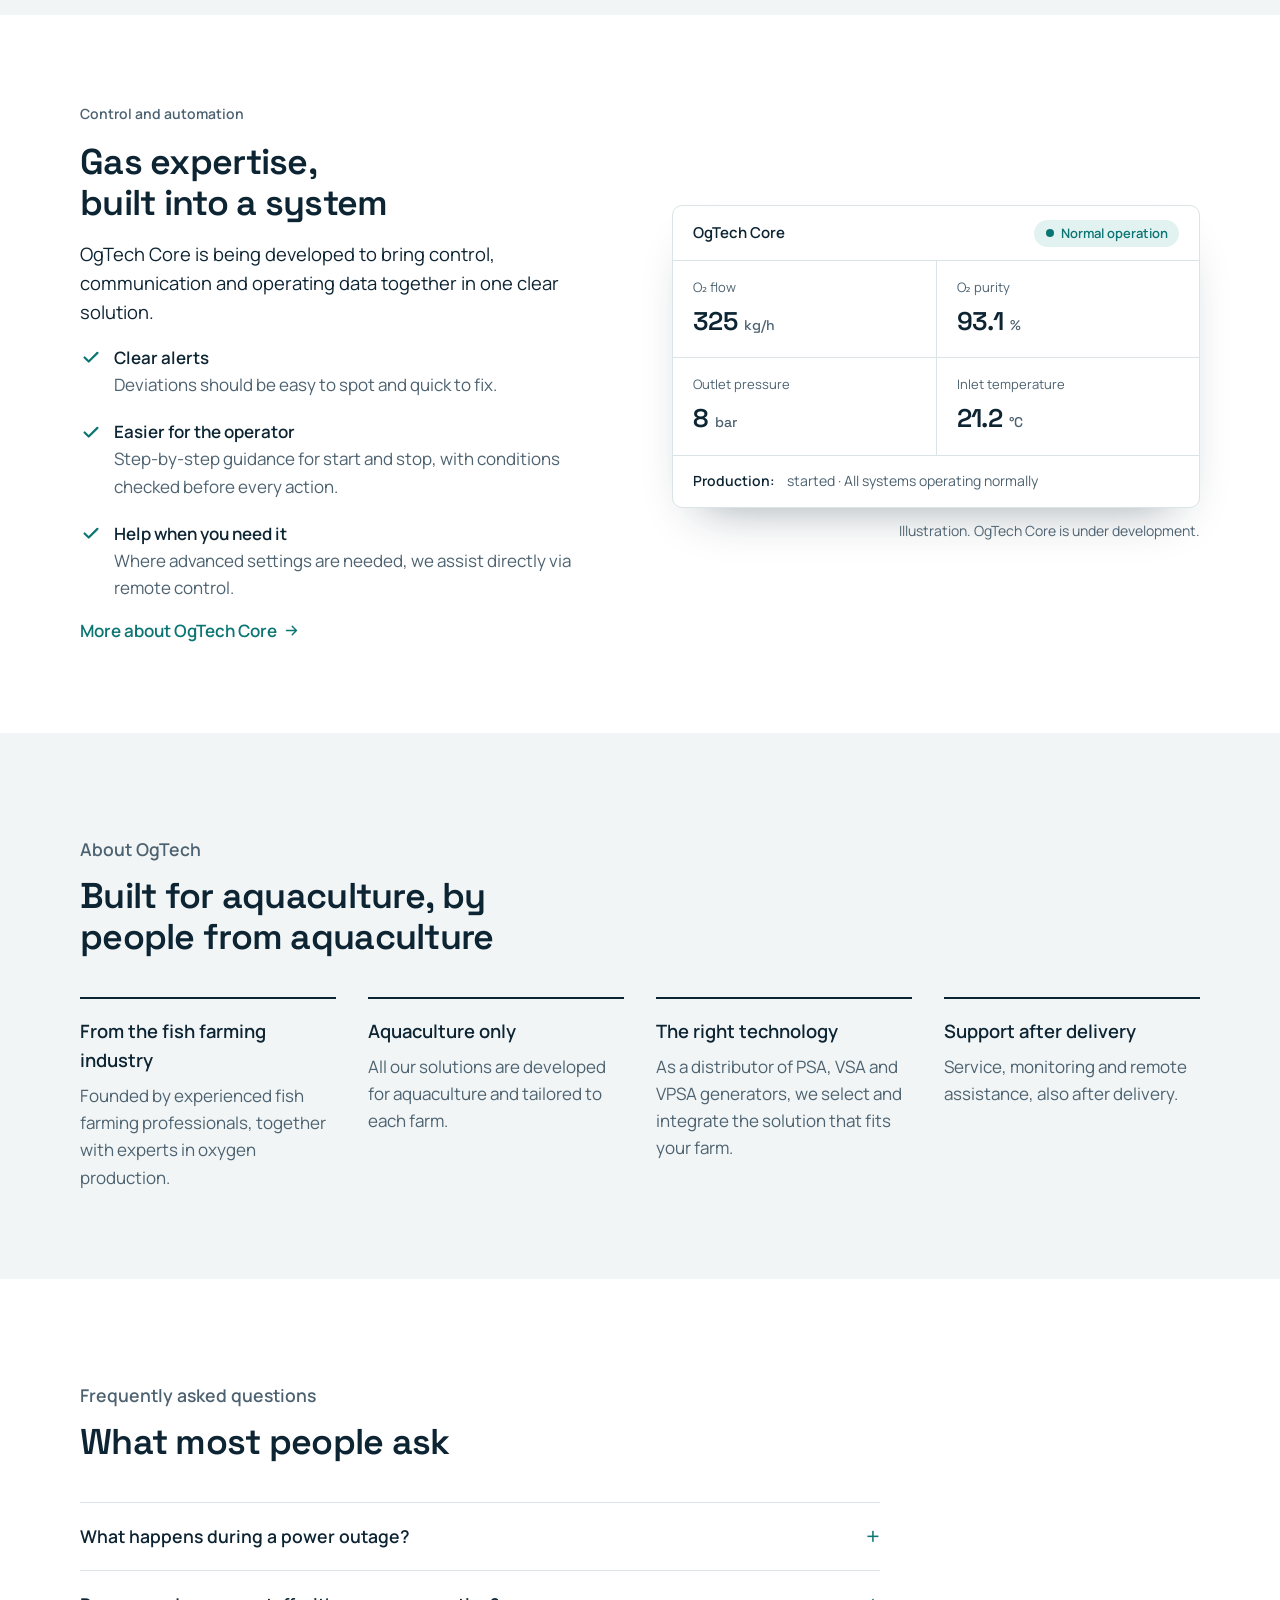
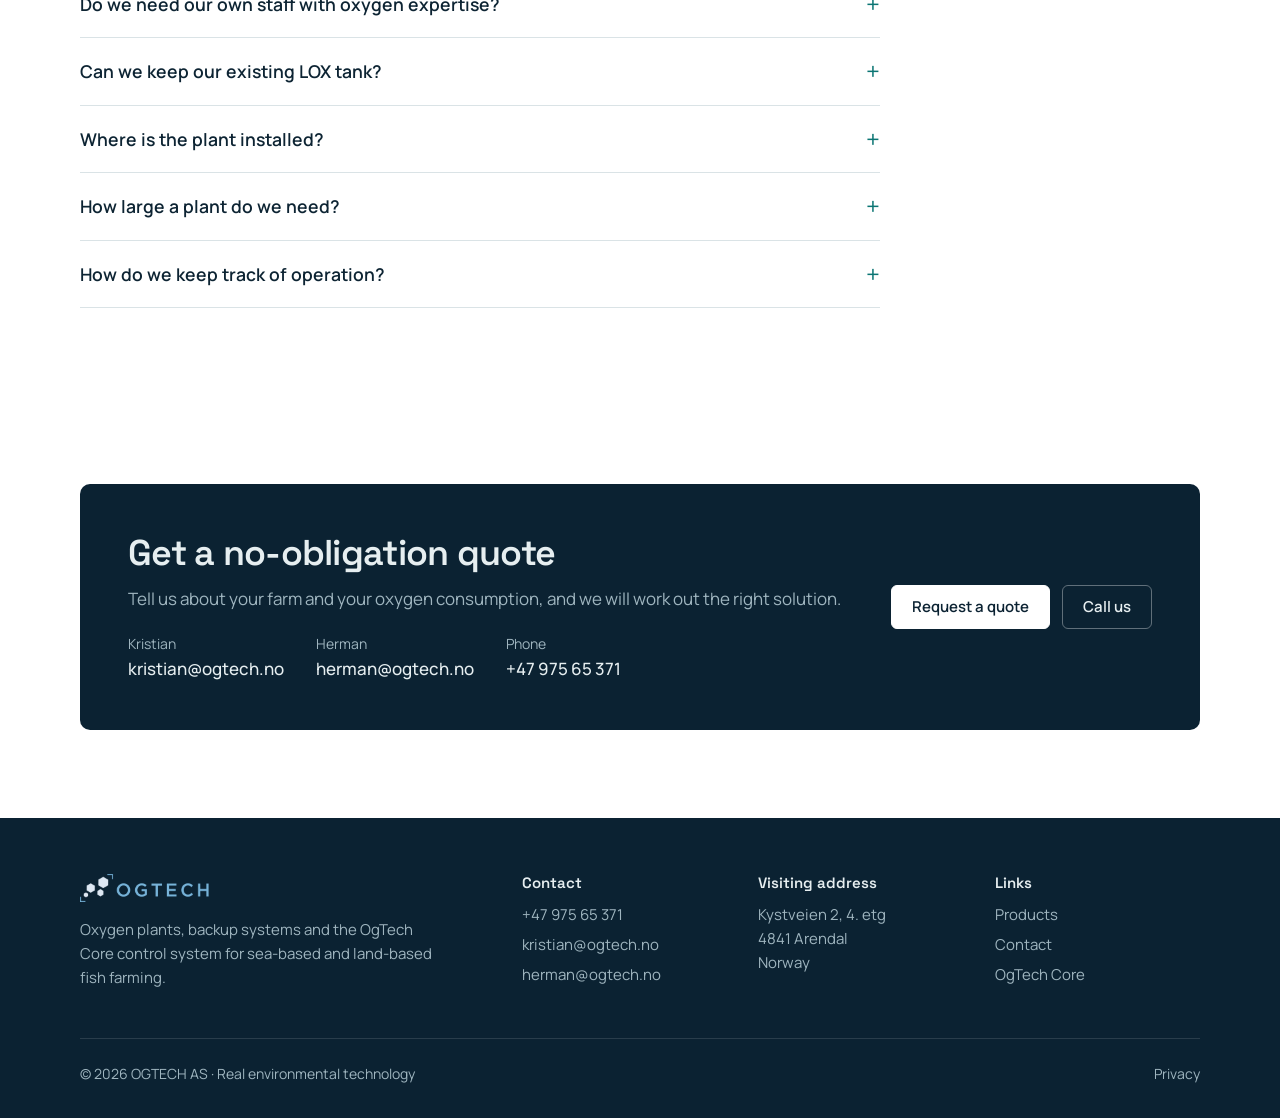
<file: en/index.html>
<!doctype html>
<html lang="en">
  <head>
    <meta charset="utf-8" />
    <meta name="viewport" content="width=device-width, initial-scale=1" />
    <title>OgTech – On-site oxygen production for aquaculture</title>
    <meta name="description" content="Produce your own oxygen: OgTech delivers oxygen plants with backup and monitoring for sea-based and land-based fish farming." />
    <meta property="og:title" content="OgTech – On-site oxygen production for aquaculture" />
    <meta property="og:description" content="Produce your own oxygen: OgTech delivers oxygen plants with backup and monitoring for sea-based and land-based fish farming." />
    <meta property="og:type" content="website" />
    <meta property="og:url" content="https://ogtech.no/en/" />
    <meta property="og:locale" content="en_GB" />
    <meta property="og:site_name" content="OgTech" />
    <meta property="og:image" content="https://ogtech.no/assets/deling.jpg" />
    <meta property="og:image:width" content="1200" />
    <meta property="og:image:height" content="630" />
    <meta name="twitter:card" content="summary_large_image" />
    <link rel="canonical" href="https://ogtech.no/en/" />
    <link rel="alternate" hreflang="nb" href="https://ogtech.no/" />
    <link rel="alternate" hreflang="en" href="https://ogtech.no/en/" />
    <link rel="alternate" hreflang="x-default" href="https://ogtech.no/" />
    <link rel="icon" type="image/png" sizes="32x32" href="../assets/ikon-32.png" />
    <link rel="apple-touch-icon" href="../assets/ikon-180.png" />
    <meta name="theme-color" content="#ffffff" media="(prefers-color-scheme: light)" />
    <meta name="theme-color" content="#0a1821" media="(prefers-color-scheme: dark)" />
    <link rel="preload" href="../fonts/manrope-latin-wght-normal.woff2" as="font" type="font/woff2" crossorigin />
    <link rel="preload" href="../fonts/space-grotesk-latin-wght-normal.woff2" as="font" type="font/woff2" crossorigin />
    <link rel="stylesheet" href="../styles.css" />
    <script>
      document.documentElement.classList.add("js");
    </script>
    <script type="application/ld+json">
      {
        "@context": "https://schema.org",
        "@type": "Organization",
        "name": "OgTech",
        "legalName": "OGTECH AS",
        "url": "https://ogtech.no/",
        "logo": "https://ogtech.no/assets/logo.png",
        "slogan": "Ekte miljøteknologi",
        "email": "kristian@ogtech.no",
        "telephone": "+47 975 65 371",
        "address": {
          "@type": "PostalAddress",
          "streetAddress": "Kystveien 2, 4. etg",
          "postalCode": "4841",
          "addressLocality": "Arendal",
          "addressCountry": "NO"
        }
      }
    </script>
  </head>
  <body>
    <a class="skip" href="#innhold">Skip to content</a>
    <header class="header">
      <div class="container">
        <a class="logo" href="../en/index.html" aria-label="OgTech – home">
          <img class="logo-light" src="../assets/logo.png" alt="OgTech" width="400" height="84" />
          <img class="logo-dark" src="../assets/logo-mork.png" alt="OgTech" width="400" height="84" />
        </a>
        <nav class="nav" id="meny" aria-label="Main menu">
          <a href="../en/products/index.html">Products</a>
          <a href="#om-oss">About us</a>
          <a href="../en/contact/index.html">Contact</a>
          <a href="https://core.ogtech.no/auth">OgTech Core</a>
          <span class="lang" role="group" aria-label="Language">
            <a href="../index.html" lang="nb" hreflang="nb">NO</a>
            <a href="../en/index.html" lang="en" hreflang="en" aria-current="true">EN</a>
          </span>
        </nav>
        <a class="btn" href="../en/contact/index.html">Request a quote</a>
        <button class="icon-btn menu-toggle" type="button" aria-controls="meny" aria-expanded="false" aria-label="Menu">
          <span class="bars" aria-hidden="true"><span></span><span></span><span></span></span>
        </button>
      </div>
    </header>

    <main id="innhold">
      <!-- 1. Hero: the promise, the two key actions and the figures that make it concrete. -->
      <section class="hero plain">
        <div class="container">
          <div class="hero-text">
            <p class="overline">Oxygen plants for aquaculture</p>
            <h1>Produce your own oxygen <span class="h1-sub">lower cost, secure supply</span></h1>
            <p>
              OgTech delivers tailored oxygen plants with backup and monitoring for sea-based and
              land-based fish farming – developed exclusively for aquaculture.
            </p>
            <div class="buttons">
              <a class="btn btn-white" href="contact/index.html">Request a quote</a>
              <a class="btn btn-clear" href="#slik">See how it works</a>
            </div>
          </div>
          <ul class="hero-facts" aria-label="The solution in brief">
            <li><b>10–20,000 kg</b><span>oxygen per day</span></li>
            <li><b>24/7</b><span>monitoring with alerts to your phone</span></li>
            <li><b>Up to 1000 kVA</b><span>power backup during outages</span></li>
          </ul>
        </div>
      </section>

      <!-- 2. How it works: the mechanism in three steps, with the safety net below. -->
      <section class="section">
        <div class="container">
          <div class="section-head" id="slik">
            <p class="overline">How it works</p>
            <h2>From air to fish – no tanker truck</h2>
            <p>The oxygen is made where it is used, by a plant installed at or next to your farm.</p>
          </div>
          <ol class="flow">
            <li><b>Air in</b><span>The plant draws in ordinary ambient air.</span></li>
            <li><b>Oxygen is separated</b><span>PSA, VSA or VPSA technology separates the oxygen from the air, on site.</span></li>
            <li><b>Straight to the fish</b><span>The oxygen goes directly to production, with no transport.</span></li>
          </ol>
          <div class="safety">
            <p><b>Backup:</b> oxygen from a tank, gas cylinders or the same technology – and power from battery, hybrid or diesel.</p>
            <p><b>Monitoring:</b> sensors and communication follow the plant around the clock, and error messages go straight to your phone.</p>
          </div>
        </div>
      </section>

      <!-- 3. Comparison: why switch from delivered oxygen. -->
      <section class="section alt">
        <div class="container">
          <div class="section-head">
            <p class="overline">Why switch?</p>
            <h2>Delivered oxygen or your own production?</h2>
            <p>On-site production is the most cost-effective way to supply oxygen for aquaculture.</p>
          </div>
          <table class="compare">
            <thead>
              <tr>
                <td></td>
                <th scope="col">Delivered oxygen</th>
                <th scope="col" class="us">Your own OgTech plant</th>
              </tr>
            </thead>
            <tbody>
              <tr>
                <th scope="row">Cost</th>
                <td data-label="Delivered oxygen">Transport is paid for in every delivery</td>
                <td data-label="Your own OgTech plant" class="us">Low life-cycle cost per kg of oxygen</td>
              </tr>
              <tr>
                <th scope="row">Supply</th>
                <td data-label="Delivered oxygen">Depends on the delivery arriving</td>
                <td data-label="Your own OgTech plant" class="us">Produced on site, with backup</td>
              </tr>
              <tr>
                <th scope="row">Operation</th>
                <td data-label="Delivered oxygen">Ordering and receiving deliveries</td>
                <td data-label="Your own OgTech plant" class="us">Continuous production, monitored 24/7</td>
              </tr>
              <tr>
                <th scope="row">Emissions</th>
                <td data-label="Delivered oxygen">A truck round trip for every delivery</td>
                <td data-label="Your own OgTech plant" class="us">No oxygen transport at all</td>
              </tr>
            </tbody>
          </table>
        </div>
      </section>

      <!-- Placement: where the plant can go. -->
      <section class="section">
        <div class="container">
          <div class="section-head">
            <p class="overline">Placement</p>
            <h2>Compact, and adapted to the site</h2>
            <p>The plant is designed for where it will stand, with room for operation and maintenance from the start.</p>
          </div>
          <ul class="places">
            <li><b>Container</b><span>A complete plant in a compact format, ready to place next to fish production.</span></li>
            <li><b>Feed barge</b><span>Production and backup adapted to the space and systems on board.</span></li>
            <li><b>Machine room</b><span>Built into the room, with ventilation and service access part of the design.</span></li>
            <li><b>Deck</b><span>Compact and weather-protected, with easy access for operation.</span></li>
          </ul>
        </div>
      </section>

      <!-- 4. The offer: everything you need, from one supplier. -->
      <section class="section alt" id="produkter">
        <div class="container">
          <div class="section-head">
            <p class="overline">Products and service</p>
            <h2>Everything you need, from one supplier</h2>
          </div>
          <div class="cards">
            <article class="card">
              <div class="card-body">
                <h3>Oxygen plants</h3>
                <p>From 10 to 20,000 kg of oxygen per day, using PSA, VSA or VPSA technology.</p>
                <a class="more" href="products/index.html#oksygenanlegg">More about oxygen plants</a>
              </div>
            </article>
            <article class="card">
              <div class="card-body">
                <h3>Backup systems</h3>
                <p>Oxygen from a tank, gas cylinders or the same technology, and power backup from small units up to 1000 kVA.</p>
                <a class="more" href="products/index.html#backupsystem">More about backup</a>
              </div>
            </article>
            <article class="card">
              <div class="card-body">
                <h3>OgTech Core</h3>
                <p>The control system we are developing to bring control, operating data and alerts together in one clear solution.</p>
                <a class="more" href="products/index.html#ogtechcore">More about OgTech Core</a>
              </div>
            </article>
            <article class="card">
              <div class="card-body">
                <h3>Adapted technology</h3>
                <p>Using LOX or gas cylinders today? We deliver solutions that work together with them.</p>
                <a class="more" href="products/index.html#tilpasset-teknologi">Read more</a>
              </div>
            </article>
          </div>
        </div>
      </section>

      <!-- 5. OgTech Core: the control system under development. -->
      <section class="section">
        <div class="container">
          <div class="split">
            <div class="text">
              <p class="overline">Control and automation</p>
              <h2>Gas expertise, built into a system</h2>
              <p class="lead">OgTech Core is being developed to bring control, communication and operating data together in one clear solution.</p>
              <ul class="checklist">
                <li><b>Clear alerts</b><span>Deviations should be easy to spot and quick to fix.</span></li>
                <li><b>Easier for the operator</b><span>Step-by-step guidance for start and stop, with conditions checked before every action.</span></li>
                <li><b>Help when you need it</b><span>Where advanced settings are needed, we assist directly via remote control.</span></li>
              </ul>
              <a class="more" href="products/index.html#ogtechcore">More about OgTech Core</a>
            </div>
            <figure>
              <div class="dash" aria-hidden="true">
                <div class="dash-bar">OgTech Core<span class="dash-status">Normal operation</span></div>
                <dl class="dash-grid">
                  <div><dt>O₂ flow</dt><dd>325 <small>kg/h</small></dd></div>
                  <div><dt>O₂ purity</dt><dd>93.1 <small>%</small></dd></div>
                  <div><dt>Outlet pressure</dt><dd>8 <small>bar</small></dd></div>
                  <div><dt>Inlet temperature</dt><dd>21.2 <small>°C</small></dd></div>
                </dl>
                <div class="dash-alert"><b>Production:</b> started · All systems operating normally</div>
              </div>
              <figcaption>Illustration. OgTech Core is under development.</figcaption>
            </figure>
          </div>
        </div>
      </section>

      <!-- 6. Why OgTech: trust. -->
      <section class="section alt">
        <div class="container">
          <div class="section-head" id="om-oss">
            <p class="overline">About OgTech</p>
            <h2>Built for aquaculture, by people from aquaculture</h2>
          </div>
          <ul class="reasons">
            <li><b>From the fish farming industry</b><span>Founded by experienced fish farming professionals, together with experts in oxygen production.</span></li>
            <li><b>Aquaculture only</b><span>All our solutions are developed for aquaculture and tailored to each farm.</span></li>
            <li><b>The right technology</b><span>As a distributor of PSA, VSA and VPSA generators, we select and integrate the solution that fits your farm.</span></li>
            <li><b>Support after delivery</b><span>Service, monitoring and remote assistance, also after delivery.</span></li>
          </ul>
        </div>
      </section>

      <!-- 8. Frequently asked questions: the objections a buyer has before getting in touch. -->
      <section class="section">
        <div class="container">
          <div class="section-head">
            <p class="overline">Frequently asked questions</p>
            <h2>What most people ask</h2>
          </div>
          <div class="faq">
            <details>
              <summary>What happens during a power outage?</summary>
              <p>
                The plant can be delivered with power backup from battery, hybrid or diesel, from small
                units up to 1000 kVA. In addition, oxygen backup from a tank, gas cylinders or the same
                technology can take over.
              </p>
            </details>
            <details>
              <summary>Do we need our own staff with oxygen expertise?</summary>
              <p>
                No. The plants are designed to be easy to operate, and where advanced settings are needed,
                we help via remote control. OgTech Core is being developed to make the operator's job even easier.
              </p>
            </details>
            <details>
              <summary>Can we keep our existing LOX tank?</summary>
              <p>Yes. We deliver solutions that work together with LOX or gas cylinders.</p>
            </details>
            <details>
              <summary>Where is the plant installed?</summary>
              <p>In a container, on a feed barge, in a machine room or on deck – or in your own premises next to fish production.</p>
            </details>
            <details>
              <summary>How large a plant do we need?</summary>
              <p>
                We deliver from 10 to 20,000 kg of oxygen per day, and size the plant to your
                consumption. Get in touch and we will run the numbers.
              </p>
            </details>
            <details>
              <summary>How do we keep track of operation?</summary>
              <p>
                The plants come with sensors and communication as standard. This gives around-the-clock
                monitoring, with error messages sent automatically to your phone. OgTech Core is being
                developed to bring status and operating data together in one place.
              </p>
            </details>
          </div>
        </div>
      </section>

      <!-- 9. Closing: direct contact with people. -->
      <section class="section" aria-label="Contact us">
        <div class="container">
          <div class="cta-box">
            <div>
              <h2>Get a no-obligation quote</h2>
              <p>Tell us about your farm and your oxygen consumption, and we will work out the right solution.</p>
              <ul class="cta-contacts">
                <li><span>Kristian</span><a href="mailto:kristian@ogtech.no">kristian@ogtech.no</a></li>
                <li><span>Herman</span><a href="mailto:herman@ogtech.no">herman@ogtech.no</a></li>
                <li><span>Phone</span><a href="tel:+4797565371">+47 975 65 371</a></li>
              </ul>
            </div>
            <div class="buttons">
              <a class="btn" href="contact/index.html">Request a quote</a>
              <a class="btn btn-outline" href="tel:+4797565371">Call us</a>
            </div>
          </div>
        </div>
      </section>
    </main>

    <footer class="footer">
      <div class="container">
        <div class="footer-grid">
          <div class="footer-about">
            <img class="footer-logo" src="../assets/logo-mork.png" alt="OgTech" width="400" height="84" loading="lazy" />
            <p>Oxygen plants, backup systems and the OgTech Core control system for sea-based and land-based fish farming.</p>
          </div>
          <div>
            <h2>Contact</h2>
            <ul>
              <li><a href="tel:+4797565371">+47 975 65 371</a></li>
              <li><a href="mailto:kristian@ogtech.no">kristian@ogtech.no</a></li>
              <li><a href="mailto:herman@ogtech.no">herman@ogtech.no</a></li>
            </ul>
          </div>
          <div>
            <h2>Visiting address</h2>
            <p>Kystveien 2, 4. etg<br />4841 Arendal<br />Norway</p>
          </div>
          <div>
            <h2>Links</h2>
            <ul>
              <li><a href="../en/products/index.html">Products</a></li>
              <li><a href="../en/contact/index.html">Contact</a></li>
              <li><a href="https://core.ogtech.no/auth">OgTech Core</a></li>
            </ul>
          </div>
        </div>
        <div class="footer-bottom">
          <span>© <span id="year">2026</span> OGTECH AS · Real environmental technology</span>
          <a href="../en/privacy/index.html">Privacy</a>
        </div>
      </div>
    </footer>

    <script src="../script.js" defer></script>
  </body>
</html>
</file>
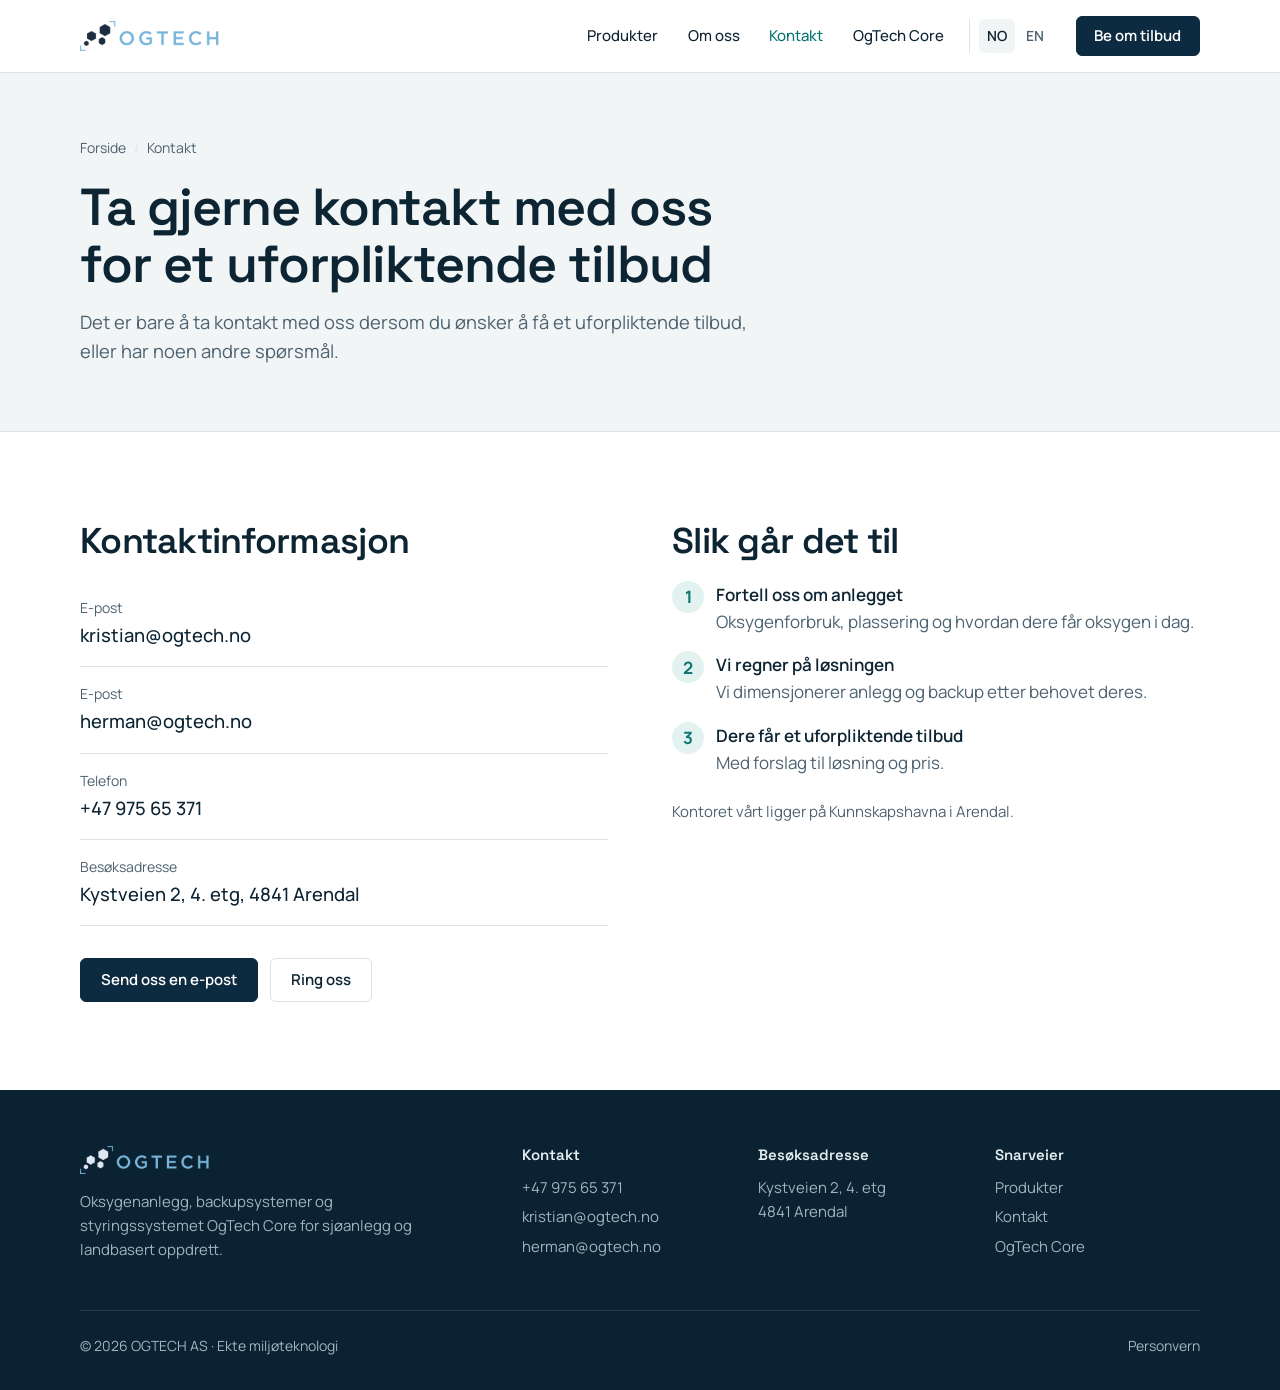
<file: kontakt/index.html>
<!doctype html>
<html lang="nb">
  <head>
    <meta charset="utf-8" />
    <meta name="viewport" content="width=device-width, initial-scale=1" />
    <title>Kontakt oss – OgTech</title>
    <meta name="description" content="Ta kontakt med OgTech for et uforpliktende tilbud. E-post, telefon og besøksadresse i Arendal." />
    <meta property="og:title" content="Kontakt oss – OgTech" />
    <meta property="og:description" content="Ta kontakt med OgTech for et uforpliktende tilbud. E-post, telefon og besøksadresse i Arendal." />
    <meta property="og:type" content="website" />
    <meta property="og:url" content="https://ogtech.no/kontakt/" />
    <meta property="og:locale" content="nb_NO" />
    <meta property="og:site_name" content="OgTech" />
    <meta property="og:image" content="https://ogtech.no/assets/deling.jpg" />
    <meta property="og:image:width" content="1200" />
    <meta property="og:image:height" content="630" />
    <meta name="twitter:card" content="summary_large_image" />
    <link rel="canonical" href="https://ogtech.no/kontakt/" />
    <link rel="alternate" hreflang="nb" href="https://ogtech.no/kontakt/" />
    <link rel="alternate" hreflang="en" href="https://ogtech.no/en/contact/" />
    <link rel="alternate" hreflang="x-default" href="https://ogtech.no/kontakt/" />
    <link rel="icon" type="image/png" sizes="32x32" href="../assets/ikon-32.png" />
    <link rel="apple-touch-icon" href="../assets/ikon-180.png" />
    <meta name="theme-color" content="#ffffff" media="(prefers-color-scheme: light)" />
    <meta name="theme-color" content="#0a1821" media="(prefers-color-scheme: dark)" />
    <link rel="preload" href="../fonts/manrope-latin-wght-normal.woff2" as="font" type="font/woff2" crossorigin />
    <link rel="preload" href="../fonts/space-grotesk-latin-wght-normal.woff2" as="font" type="font/woff2" crossorigin />
    <link rel="stylesheet" href="../styles.css" />
    <script>
      document.documentElement.classList.add("js");
    </script>
  </head>
  <body>
    <a class="skip" href="#innhold">Hopp til innholdet</a>
    <header class="header">
      <div class="container">
        <a class="logo" href="../index.html" aria-label="OgTech – til forsiden">
          <img class="logo-light" src="../assets/logo.png" alt="OgTech" width="400" height="84" />
          <img class="logo-dark" src="../assets/logo-mork.png" alt="OgTech" width="400" height="84" />
        </a>
        <nav class="nav" id="meny" aria-label="Hovedmeny">
          <a href="../produkter/index.html">Produkter</a>
          <a href="../index.html#om-oss">Om oss</a>
          <a href="../kontakt/index.html" aria-current="page">Kontakt</a>
          <a href="https://core.ogtech.no/auth">OgTech Core</a>
          <span class="lang" role="group" aria-label="Språk">
            <a href="../kontakt/index.html" lang="nb" hreflang="nb" aria-current="true">NO</a>
            <a href="../en/contact/index.html" lang="en" hreflang="en">EN</a>
          </span>
        </nav>
        <a class="btn" href="../kontakt/index.html">Be om tilbud</a>
        <button class="icon-btn menu-toggle" type="button" aria-controls="meny" aria-expanded="false" aria-label="Meny">
          <span class="bars" aria-hidden="true"><span></span><span></span><span></span></span>
        </button>
      </div>
    </header>

    <main id="innhold">
      <section class="page-header">
        <div class="container">
          <ol class="breadcrumb">
            <li><a href="../index.html">Forside</a></li>
            <li aria-current="page">Kontakt</li>
          </ol>
          <h1>Ta gjerne kontakt med oss for et uforpliktende tilbud</h1>
          <p class="lead">
            Det er bare å ta kontakt med oss dersom du ønsker å få et uforpliktende tilbud, eller har
            noen andre spørsmål.
          </p>
        </div>
      </section>

      <section class="section">
        <div class="container">
          <div class="split top">
            <div class="panel">
              <h2>Kontaktinformasjon</h2>
              <ul class="contact-list">
                <li>
                  <span>E-post</span>
                  <a href="mailto:kristian@ogtech.no">kristian@ogtech.no</a>
                </li>
                <li>
                  <span>E-post</span>
                  <a href="mailto:herman@ogtech.no">herman@ogtech.no</a>
                </li>
                <li>
                  <span>Telefon</span>
                  <a href="tel:+4797565371">+47 975 65 371</a>
                </li>
                <li>
                  <span>Besøksadresse</span>
                  <a
                    href="https://www.google.no/maps/place/Kystveien+2,+4007+Arendal/@58.4593699,8.7721611,17z/data=!4m5!3m4!1s0x464794de1440d757:0x3da32cdbec0e86bb!8m2!3d58.4592998!4d8.7727405"
                    target="_blank"
                    rel="noopener"
                    >Kystveien 2, 4. etg, 4841 Arendal</a
                  >
                </li>
                <!-- Skjult inntil Facebook-siden er oppdatert igjen:
                <li>
                  <span>Sosiale medier</span>
                  <a href="https://www.facebook.com/ogtech.NO/" target="_blank" rel="noopener">Facebook</a>
                </li>
                -->
              </ul>
              <div class="buttons">
                <a class="btn" href="mailto:kristian@ogtech.no">Send oss en e-post</a>
                <a class="btn btn-outline" href="tel:+4797565371">Ring oss</a>
              </div>
            </div>
            <div class="panel">
              <h2>Slik går det til</h2>
              <ol class="steps-mini">
                <li><b>Fortell oss om anlegget</b><span>Oksygenforbruk, plassering og hvordan dere får oksygen i dag.</span></li>
                <li><b>Vi regner på løsningen</b><span>Vi dimensjonerer anlegg og backup etter behovet deres.</span></li>
                <li><b>Dere får et uforpliktende tilbud</b><span>Med forslag til løsning og pris.</span></li>
              </ol>
              <p class="muted panel-note">Kontoret vårt ligger på Kunnskapshavna i Arendal.</p>
            </div>
          </div>
        </div>
      </section>
    </main>

    <footer class="footer">
      <div class="container">
        <div class="footer-grid">
          <div class="footer-about">
            <img class="footer-logo" src="../assets/logo-mork.png" alt="OgTech" width="400" height="84" loading="lazy" />
            <p>Oksygenanlegg, backupsystemer og styringssystemet OgTech Core for sjøanlegg og landbasert oppdrett.</p>
          </div>
          <div>
            <h2>Kontakt</h2>
            <ul>
              <li><a href="tel:+4797565371">+47 975 65 371</a></li>
              <li><a href="mailto:kristian@ogtech.no">kristian@ogtech.no</a></li>
              <li><a href="mailto:herman@ogtech.no">herman@ogtech.no</a></li>
            </ul>
          </div>
          <div>
            <h2>Besøksadresse</h2>
            <p>Kystveien 2, 4. etg<br />4841 Arendal</p>
          </div>
          <div>
            <h2>Snarveier</h2>
            <ul>
              <li><a href="../produkter/index.html">Produkter</a></li>
              <li><a href="../kontakt/index.html">Kontakt</a></li>
              <li><a href="https://core.ogtech.no/auth">OgTech Core</a></li>
            </ul>
          </div>
        </div>
        <div class="footer-bottom">
          <span>© <span id="year">2026</span> OGTECH AS · Ekte miljøteknologi</span>
          <a href="../personvern/index.html">Personvern</a>
        </div>
      </div>
    </footer>

    <script src="../script.js" defer></script>
  </body>
</html>
</file>
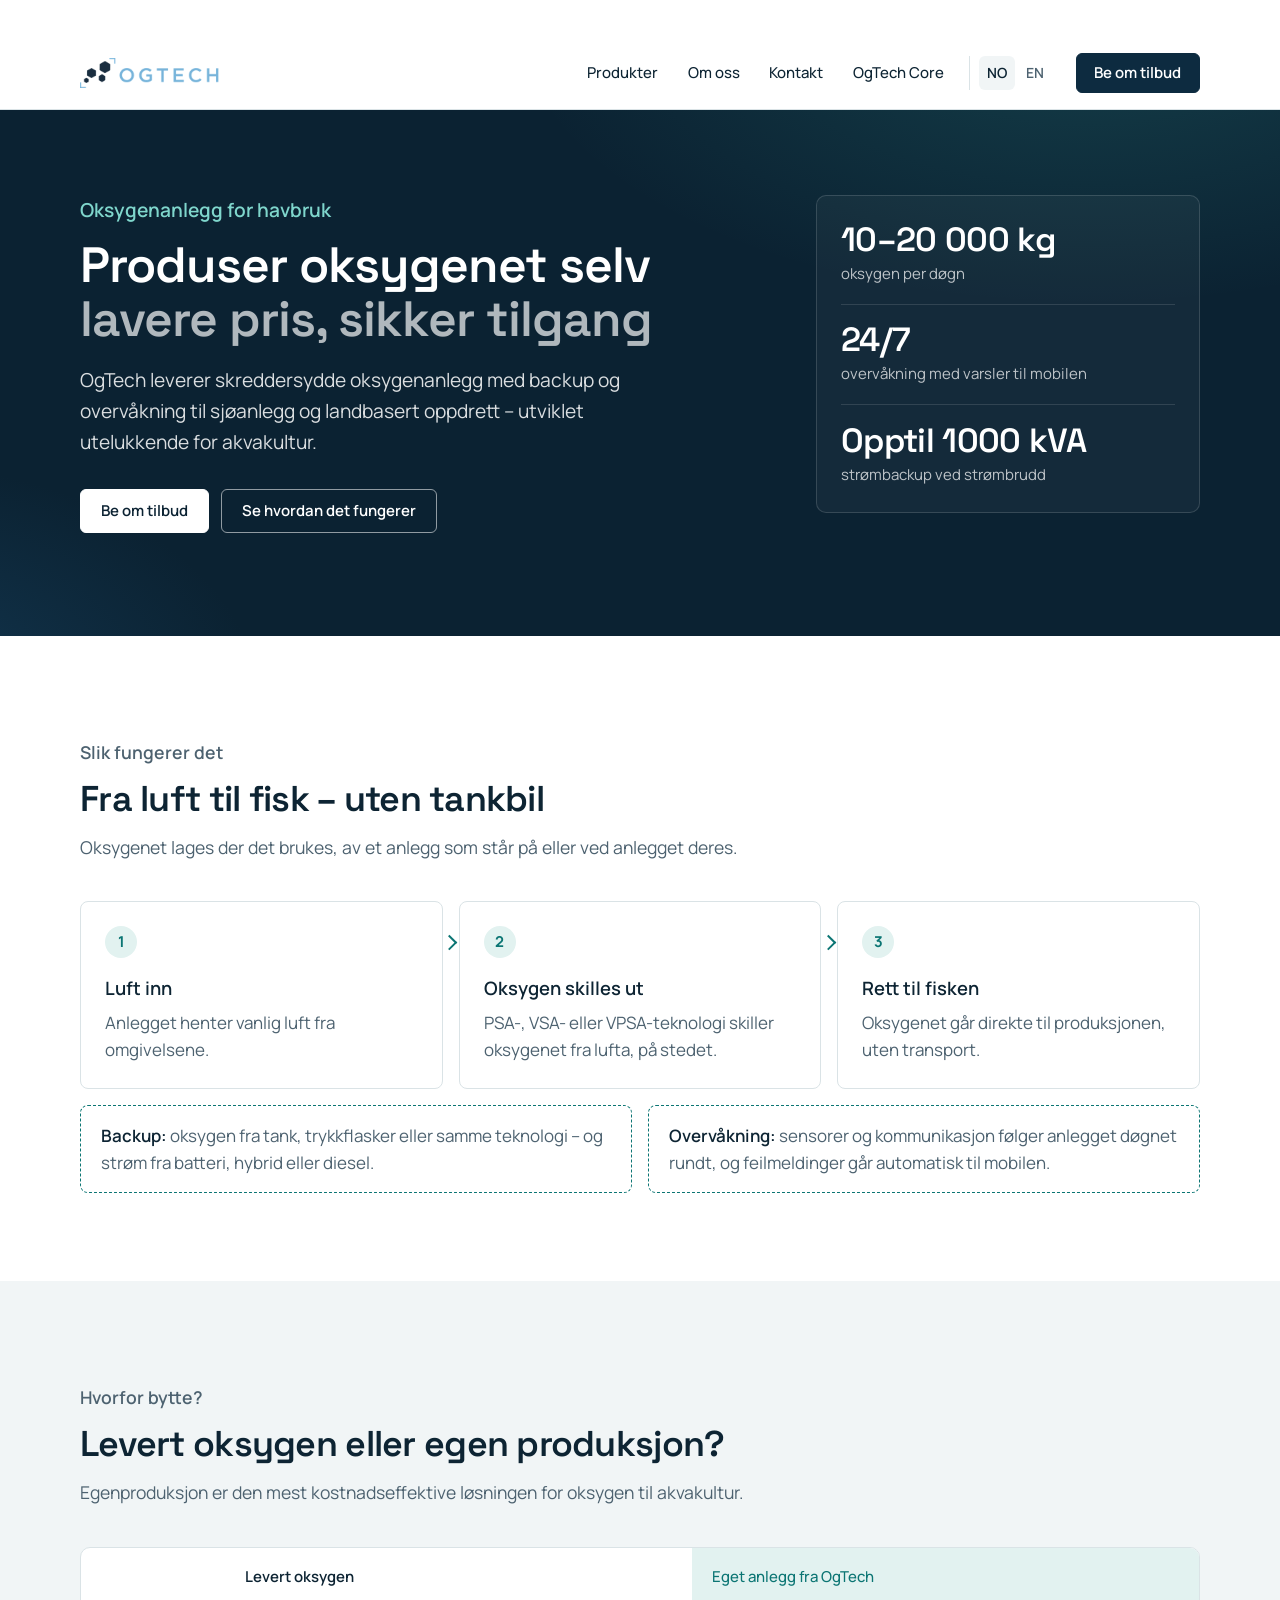
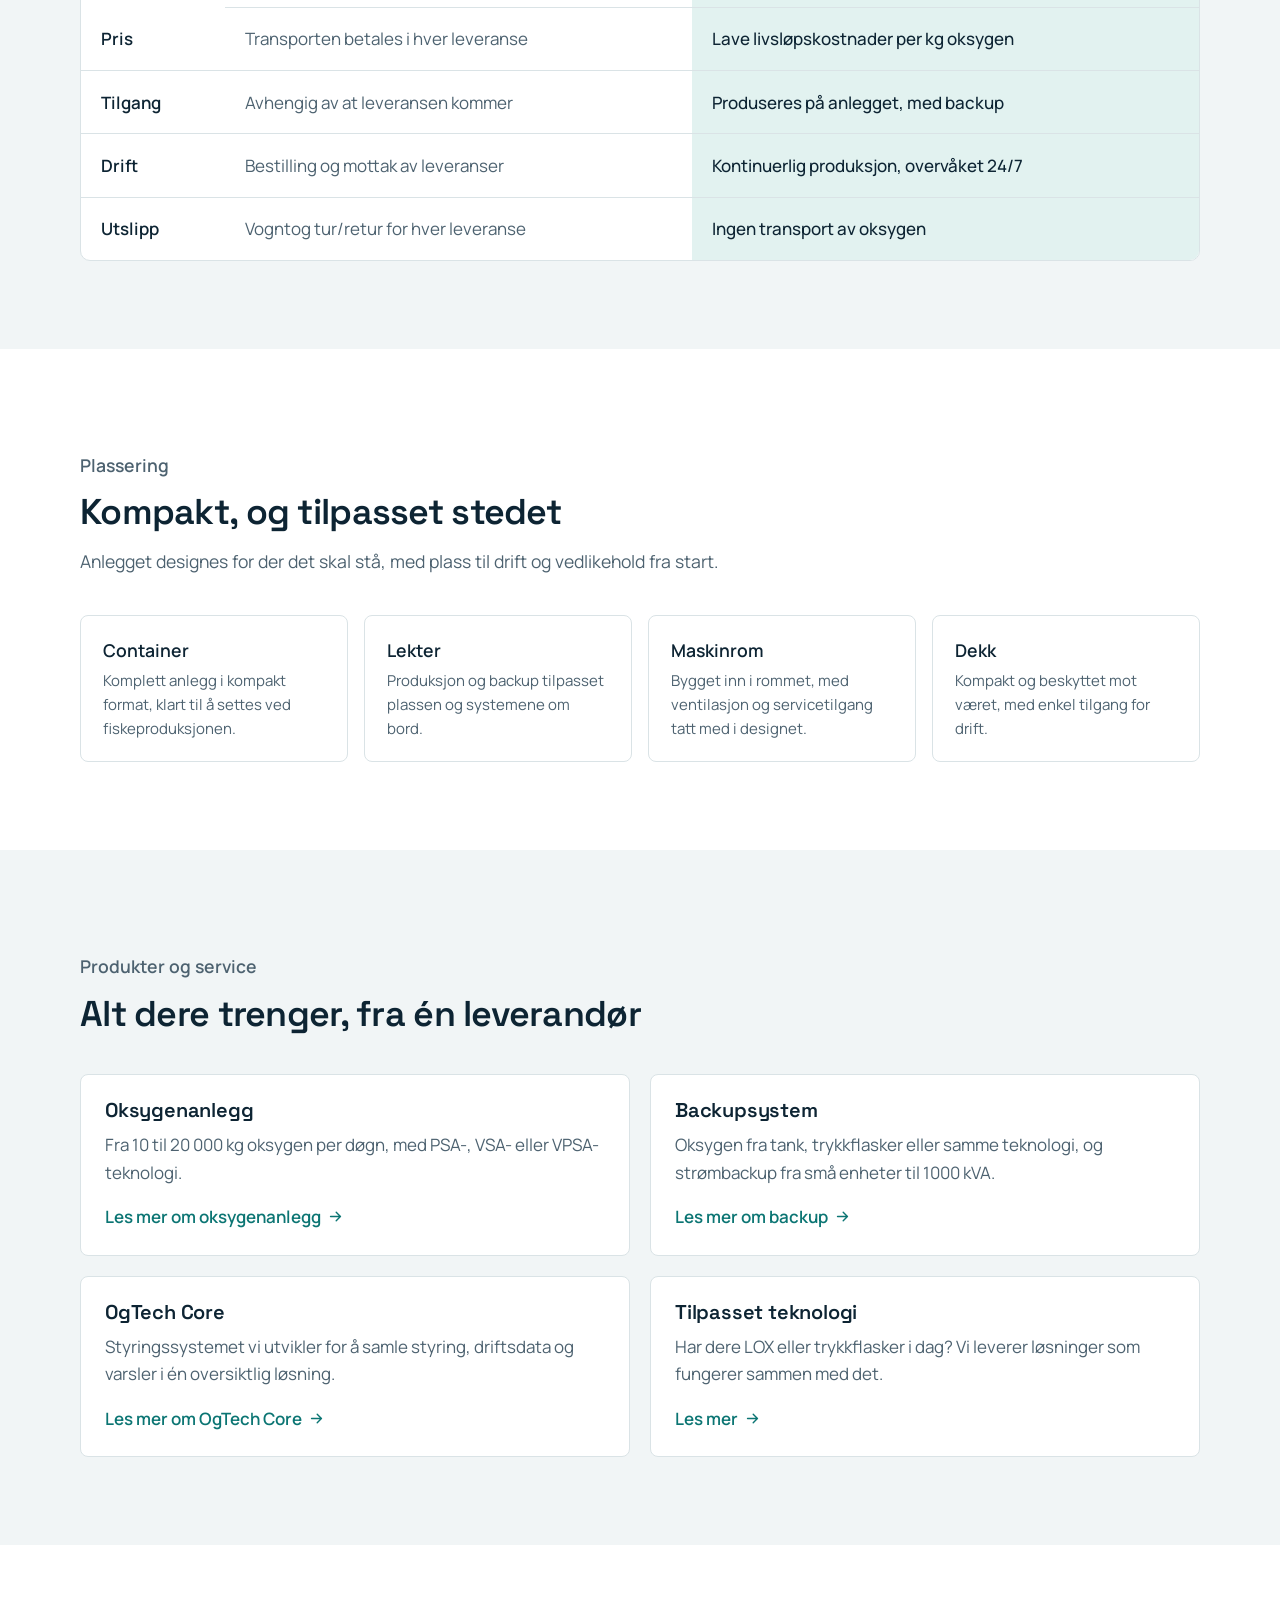
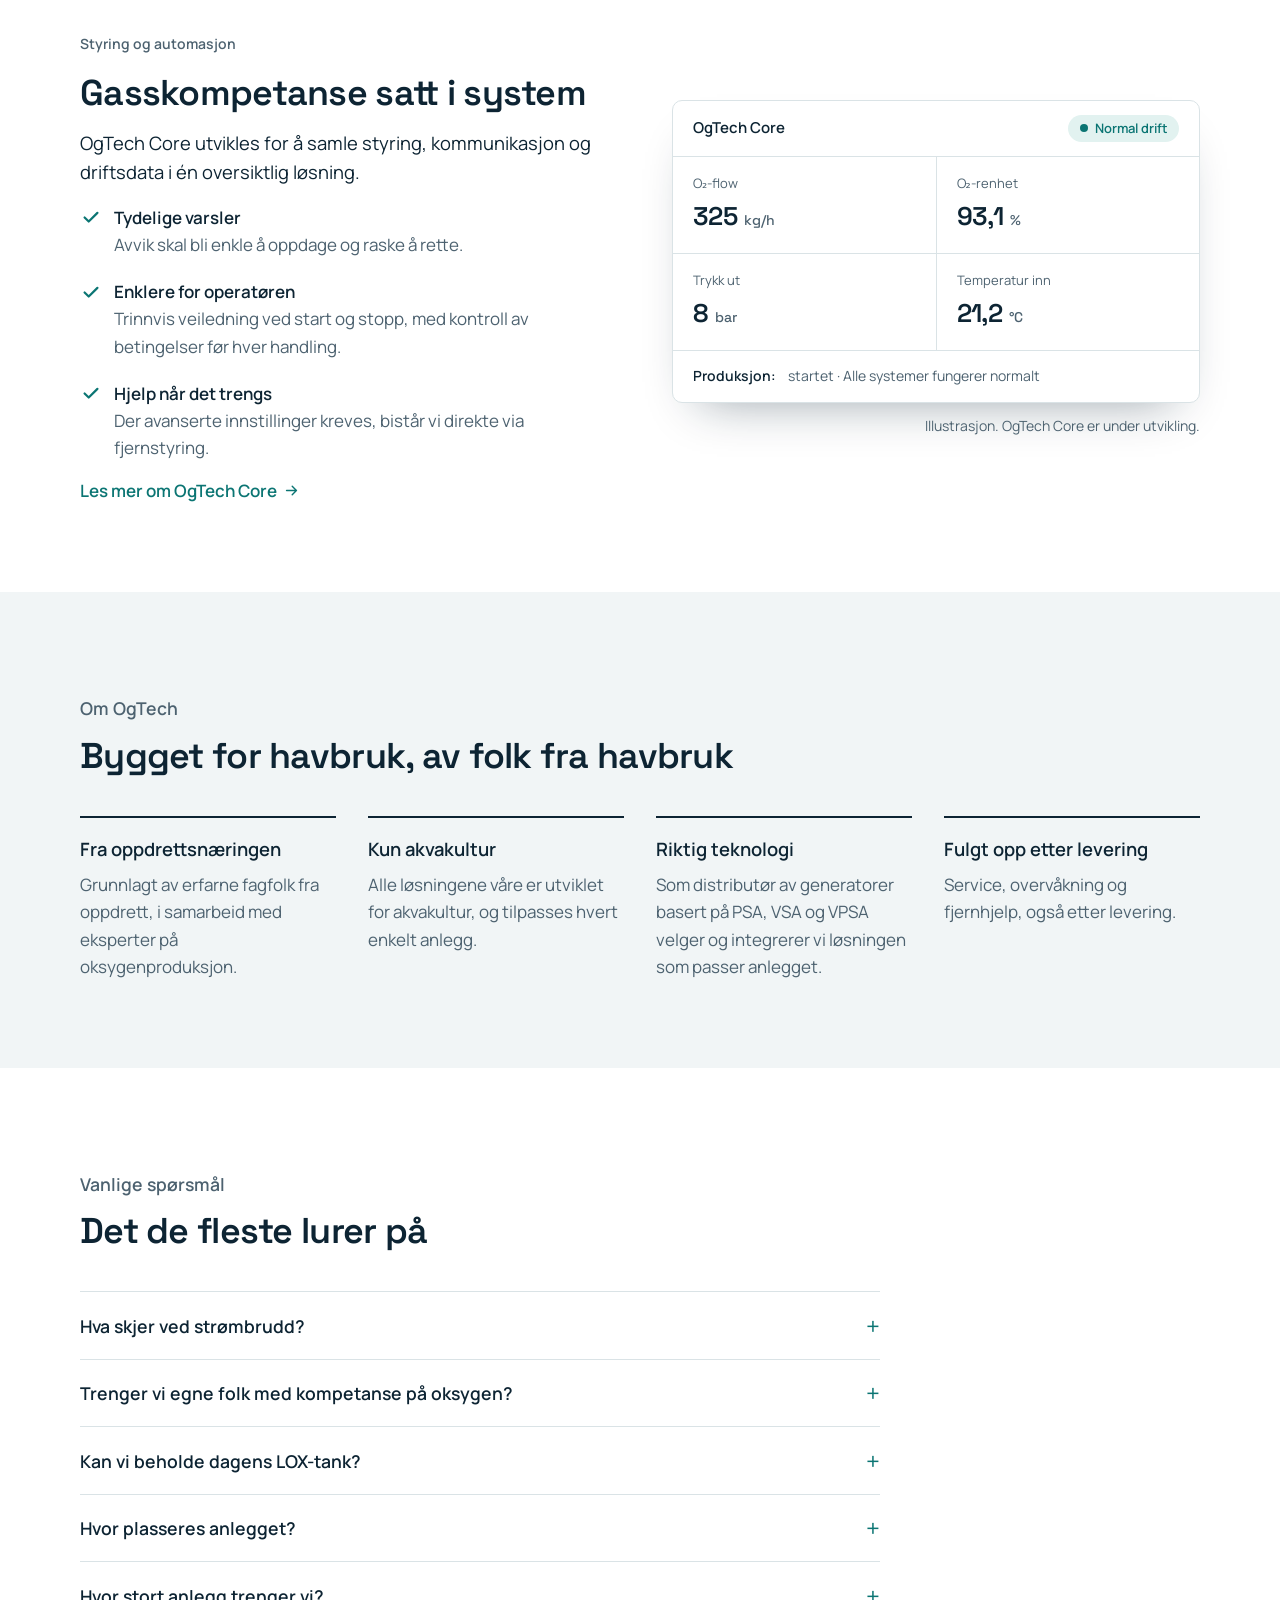
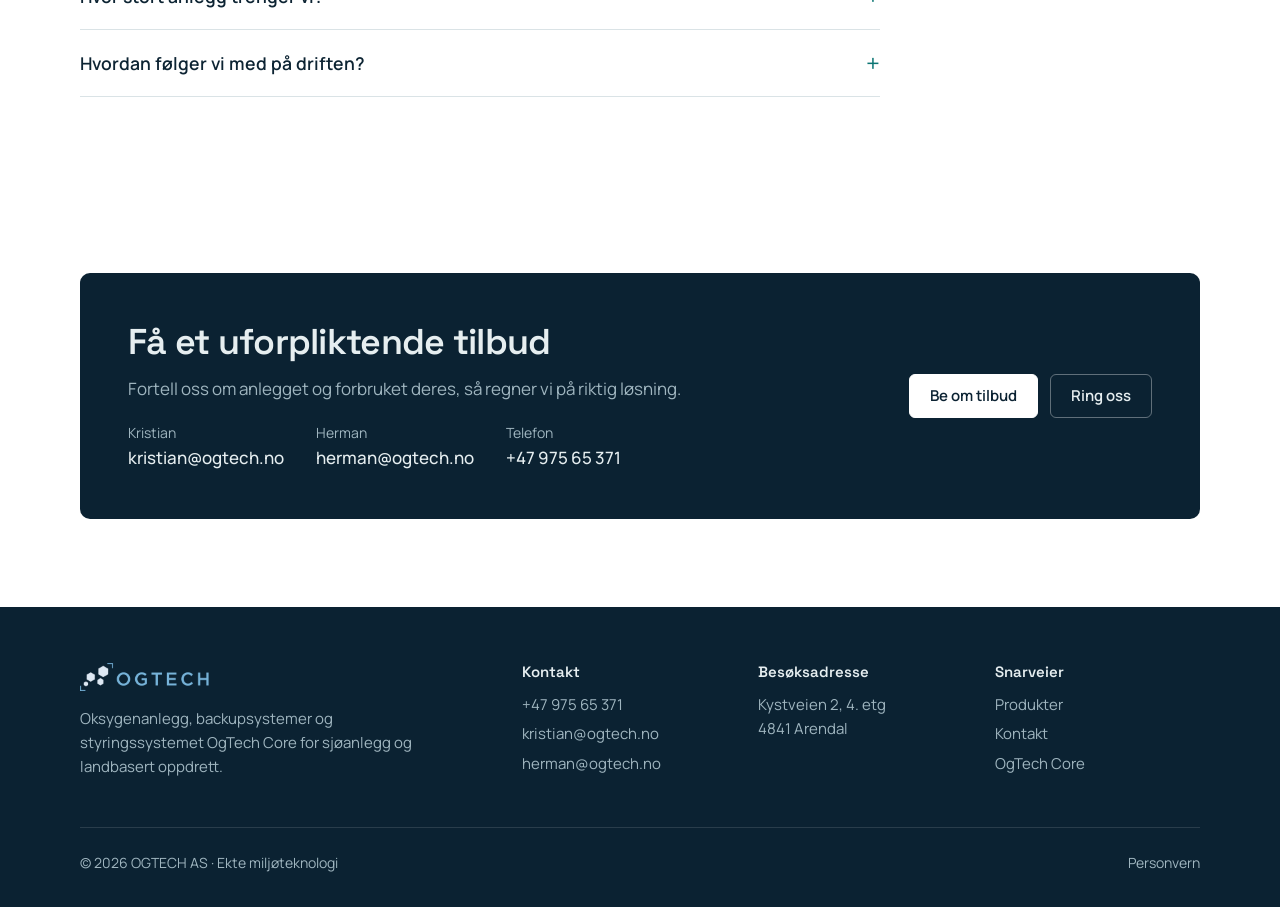
<file: om-oss/index.html>
<!doctype html>
<html lang="nb">
  <head>
    <meta charset="utf-8" />
    <title>Om oss – OgTech</title>
    <link rel="canonical" href="https://ogtech.no/#om-oss" />
    <meta http-equiv="refresh" content="0; url=../index.html#om-oss" />
  </head>
  <body>
    <p><a href="../index.html#om-oss">Om oss ligger nå på forsiden.</a></p>
  </body>
</html>
</file>
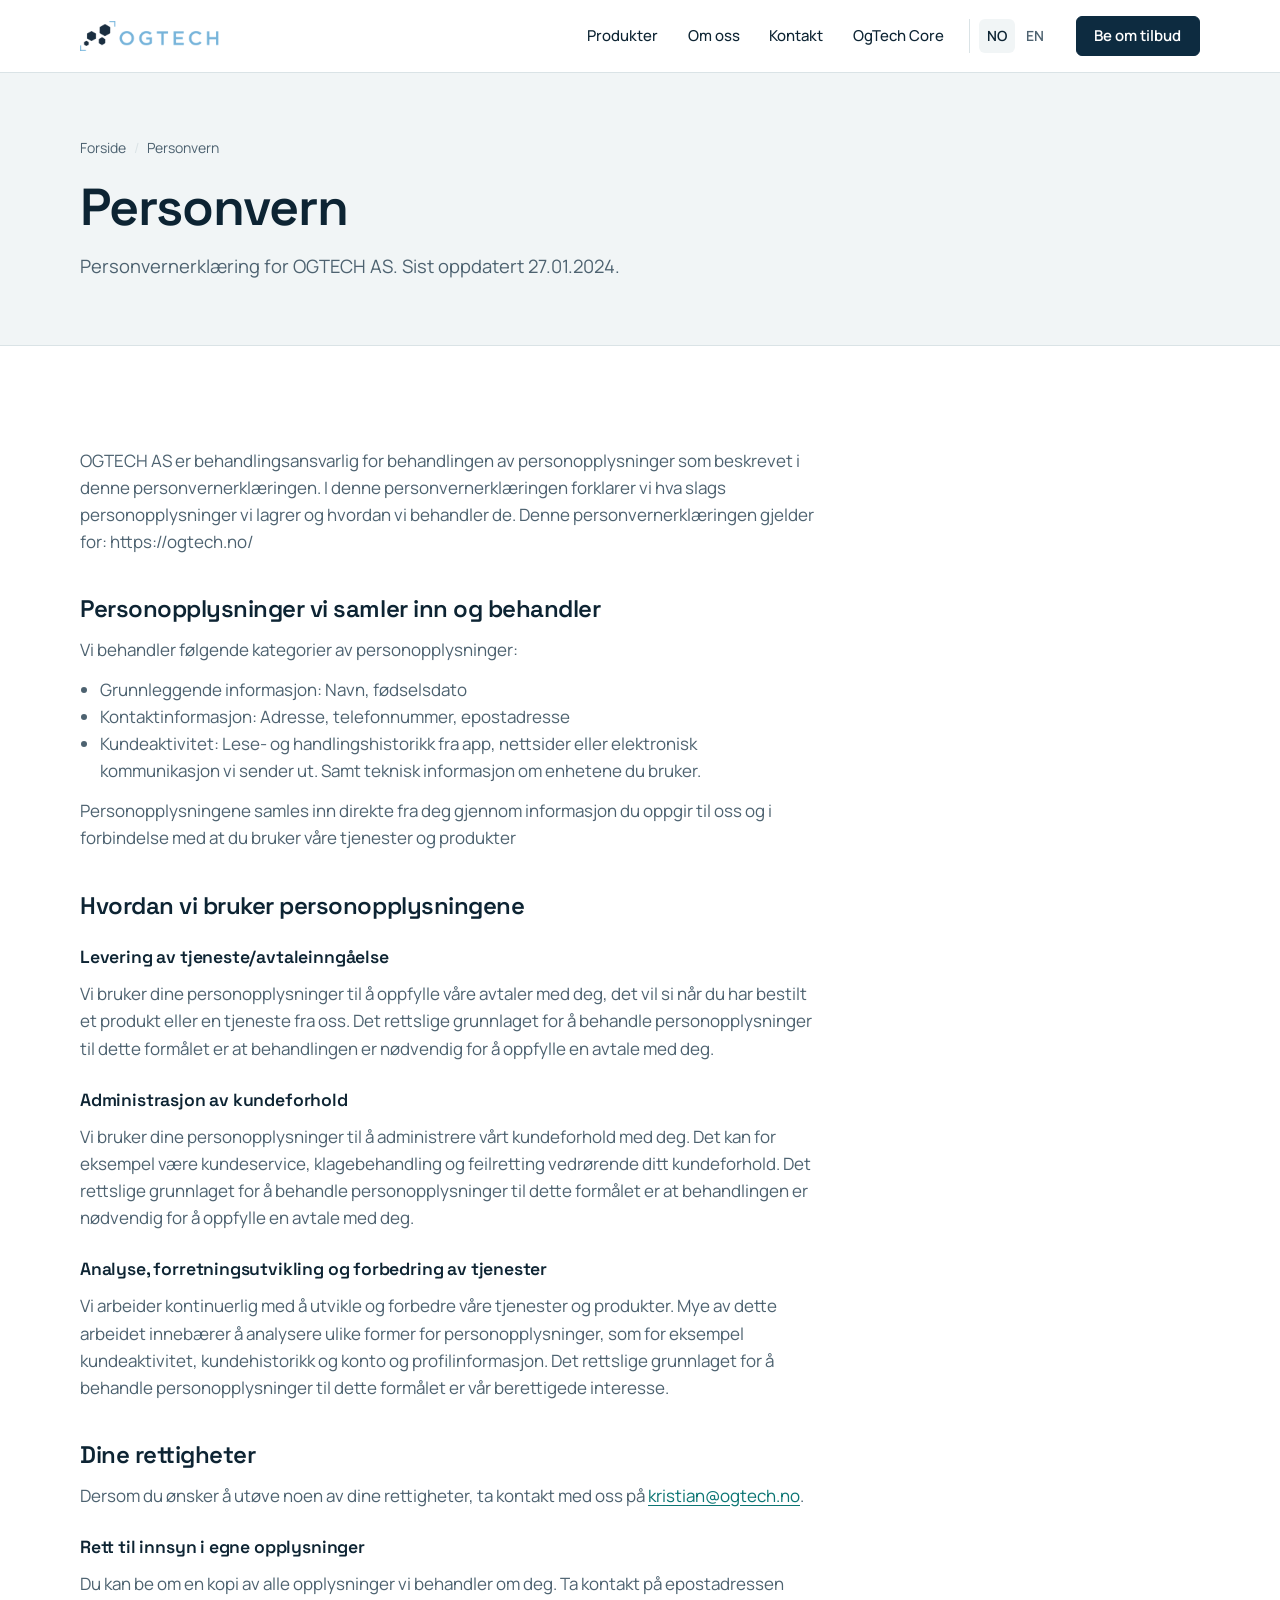
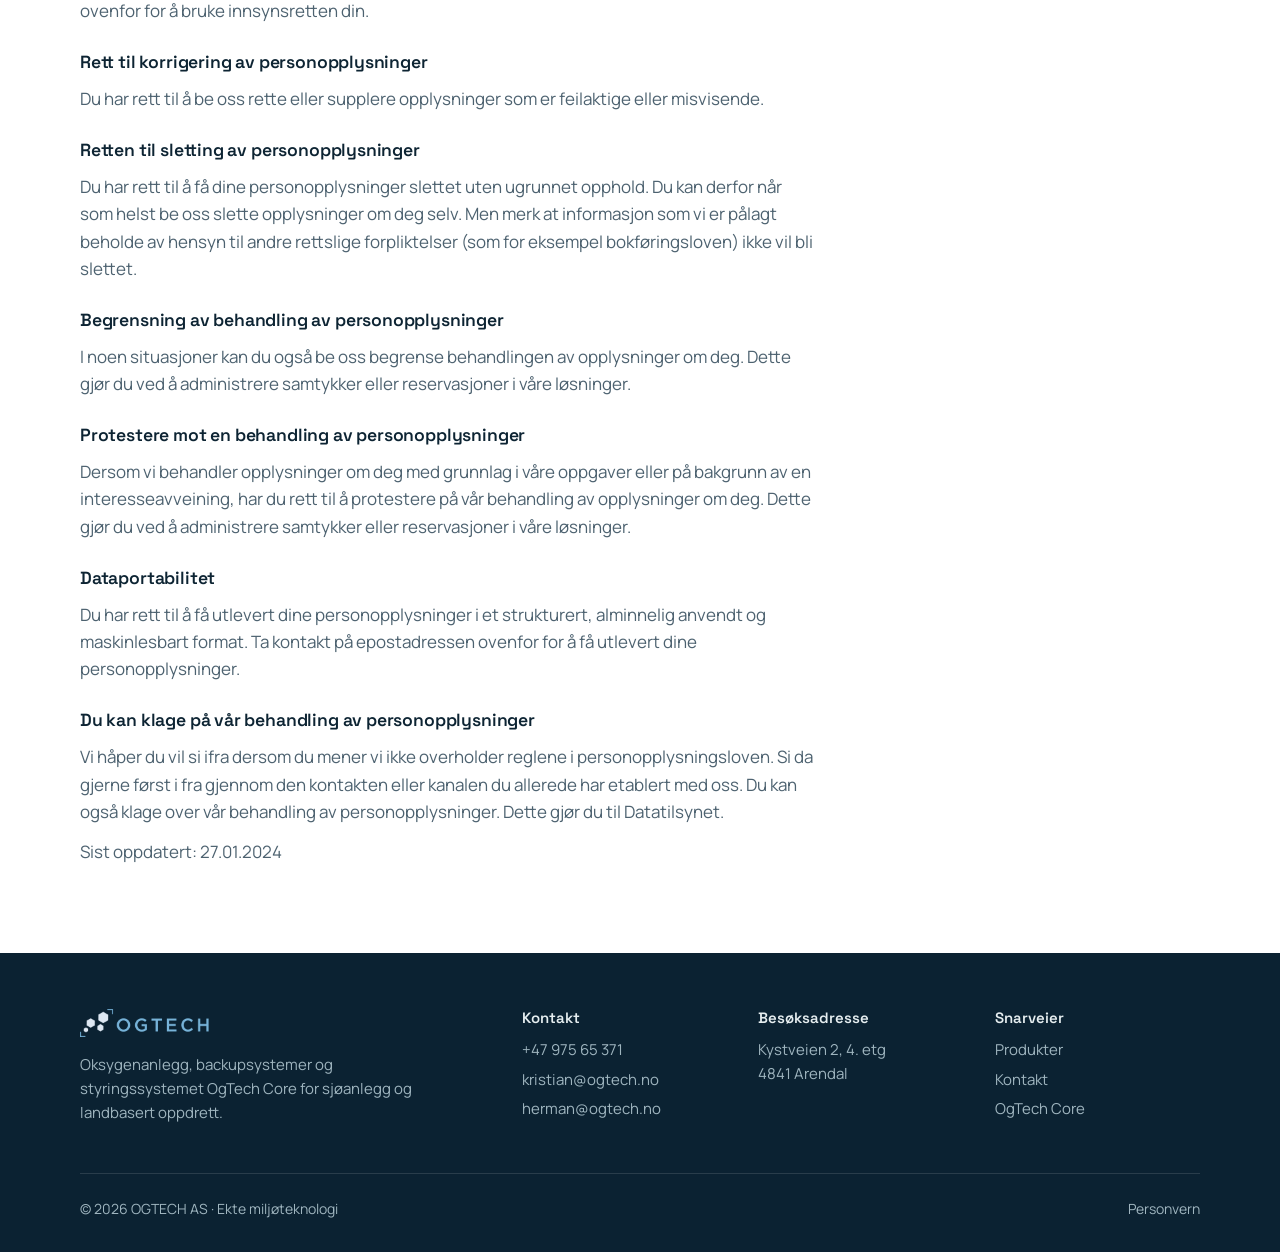
<file: personvern/index.html>
<!doctype html>
<html lang="nb">
  <head>
    <meta charset="utf-8" />
    <meta name="viewport" content="width=device-width, initial-scale=1" />
    <title>Personvern – OgTech</title>
    <meta name="description" content="Personvernerklæring for ogtech.no." />
    <meta property="og:title" content="Personvern – OgTech" />
    <meta property="og:description" content="Personvernerklæring for ogtech.no." />
    <meta property="og:type" content="website" />
    <meta property="og:url" content="https://ogtech.no/personvern/" />
    <meta property="og:locale" content="nb_NO" />
    <meta property="og:site_name" content="OgTech" />
    <meta property="og:image" content="https://ogtech.no/assets/deling.jpg" />
    <meta property="og:image:width" content="1200" />
    <meta property="og:image:height" content="630" />
    <meta name="twitter:card" content="summary_large_image" />
    <link rel="canonical" href="https://ogtech.no/personvern/" />
    <link rel="alternate" hreflang="nb" href="https://ogtech.no/personvern/" />
    <link rel="alternate" hreflang="en" href="https://ogtech.no/en/privacy/" />
    <link rel="alternate" hreflang="x-default" href="https://ogtech.no/personvern/" />
    <link rel="icon" type="image/png" sizes="32x32" href="../assets/ikon-32.png" />
    <link rel="apple-touch-icon" href="../assets/ikon-180.png" />
    <meta name="theme-color" content="#ffffff" media="(prefers-color-scheme: light)" />
    <meta name="theme-color" content="#0a1821" media="(prefers-color-scheme: dark)" />
    <link rel="preload" href="../fonts/manrope-latin-wght-normal.woff2" as="font" type="font/woff2" crossorigin />
    <link rel="preload" href="../fonts/space-grotesk-latin-wght-normal.woff2" as="font" type="font/woff2" crossorigin />
    <link rel="stylesheet" href="../styles.css" />
    <script>
      document.documentElement.classList.add("js");
    </script>
  </head>
  <body>
    <a class="skip" href="#innhold">Hopp til innholdet</a>
    <header class="header">
      <div class="container">
        <a class="logo" href="../index.html" aria-label="OgTech – til forsiden">
          <img class="logo-light" src="../assets/logo.png" alt="OgTech" width="400" height="84" />
          <img class="logo-dark" src="../assets/logo-mork.png" alt="OgTech" width="400" height="84" />
        </a>
        <nav class="nav" id="meny" aria-label="Hovedmeny">
          <a href="../produkter/index.html">Produkter</a>
          <a href="../index.html#om-oss">Om oss</a>
          <a href="../kontakt/index.html">Kontakt</a>
          <a href="https://core.ogtech.no/auth">OgTech Core</a>
          <span class="lang" role="group" aria-label="Språk">
            <a href="../personvern/index.html" lang="nb" hreflang="nb" aria-current="true">NO</a>
            <a href="../en/privacy/index.html" lang="en" hreflang="en">EN</a>
          </span>
        </nav>
        <a class="btn" href="../kontakt/index.html">Be om tilbud</a>
        <button class="icon-btn menu-toggle" type="button" aria-controls="meny" aria-expanded="false" aria-label="Meny">
          <span class="bars" aria-hidden="true"><span></span><span></span><span></span></span>
        </button>
      </div>
    </header>

    <main id="innhold">
      <section class="page-header">
        <div class="container">
          <ol class="breadcrumb">
            <li><a href="../index.html">Forside</a></li>
            <li aria-current="page">Personvern</li>
          </ol>
          <h1>Personvern</h1>
          <p class="lead">Personvernerklæring for OGTECH AS. Sist oppdatert 27.01.2024.</p>
        </div>
      </section>

      <section class="section">
        <div class="container">
          <div class="prose">
              <p>
              OGTECH AS er behandlingsansvarlig for behandlingen av personopplysninger som
              beskrevet i denne personvernerklæringen. I denne personvernerklæringen forklarer vi
              hva slags personopplysninger vi lagrer og hvordan vi behandler de. Denne
              personvernerklæringen gjelder for: https://ogtech.no/
            </p>

            <h2>Personopplysninger vi samler inn og behandler</h2>
            <p>Vi behandler følgende kategorier av personopplysninger:</p>
            <ul>
              <li>Grunnleggende informasjon: Navn, fødselsdato</li>
              <li>Kontaktinformasjon: Adresse, telefonnummer, epostadresse</li>
              <li>
                Kundeaktivitet: Lese- og handlingshistorikk fra app, nettsider eller elektronisk
                kommunikasjon vi sender ut. Samt teknisk informasjon om enhetene du bruker.
              </li>
            </ul>
            <p>
              Personopplysningene samles inn direkte fra deg gjennom informasjon du oppgir til oss
              og i forbindelse med at du bruker våre tjenester og produkter
            </p>

            <h2>Hvordan vi bruker personopplysningene</h2>
            <h3>Levering av tjeneste/avtaleinngåelse</h3>
            <p>
              Vi bruker dine personopplysninger til å oppfylle våre avtaler med deg, det vil si når
              du har bestilt et produkt eller en tjeneste fra oss. Det rettslige grunnlaget for å
              behandle personopplysninger til dette formålet er at behandlingen er nødvendig for å
              oppfylle en avtale med deg.
            </p>
            <h3>Administrasjon av kundeforhold</h3>
            <p>
              Vi bruker dine personopplysninger til å administrere vårt kundeforhold med deg. Det
              kan for eksempel være kundeservice, klagebehandling og feilretting vedrørende ditt
              kundeforhold. Det rettslige grunnlaget for å behandle personopplysninger til dette
              formålet er at behandlingen er nødvendig for å oppfylle en avtale med deg.
            </p>
            <h3>Analyse, forretningsutvikling og forbedring av tjenester</h3>
            <p>
              Vi arbeider kontinuerlig med å utvikle og forbedre våre tjenester og produkter. Mye
              av dette arbeidet innebærer å analysere ulike former for personopplysninger, som for
              eksempel kundeaktivitet, kundehistorikk og konto og profilinformasjon. Det rettslige
              grunnlaget for å behandle personopplysninger til dette formålet er vår berettigede
              interesse.
            </p>

            <h2>Dine rettigheter</h2>
            <p>
              Dersom du ønsker å utøve noen av dine rettigheter, ta kontakt med oss på
              <a href="mailto:kristian@ogtech.no">kristian@ogtech.no</a>.
            </p>
            <h3>Rett til innsyn i egne opplysninger</h3>
            <p>
              Du kan be om en kopi av alle opplysninger vi behandler om deg. Ta kontakt på
              epostadressen ovenfor for å bruke innsynsretten din.
            </p>
            <h3>Rett til korrigering av personopplysninger</h3>
            <p>
              Du har rett til å be oss rette eller supplere opplysninger som er feilaktige eller
              misvisende.
            </p>
            <h3>Retten til sletting av personopplysninger</h3>
            <p>
              Du har rett til å få dine personopplysninger slettet uten ugrunnet opphold. Du kan
              derfor når som helst be oss slette opplysninger om deg selv. Men merk at informasjon
              som vi er pålagt beholde av hensyn til andre rettslige forpliktelser (som for
              eksempel bokføringsloven) ikke vil bli slettet.
            </p>
            <h3>Begrensning av behandling av personopplysninger</h3>
            <p>
              I noen situasjoner kan du også be oss begrense behandlingen av opplysninger om deg.
              Dette gjør du ved å administrere samtykker eller reservasjoner i våre løsninger.
            </p>
            <h3>Protestere mot en behandling av personopplysninger</h3>
            <p>
              Dersom vi behandler opplysninger om deg med grunnlag i våre oppgaver eller på
              bakgrunn av en interesseavveining, har du rett til å protestere på vår behandling av
              opplysninger om deg. Dette gjør du ved å administrere samtykker eller reservasjoner i
              våre løsninger.
            </p>
            <h3>Dataportabilitet</h3>
            <p>
              Du har rett til å få utlevert dine personopplysninger i et strukturert, alminnelig
              anvendt og maskinlesbart format. Ta kontakt på epostadressen ovenfor for å få
              utlevert dine personopplysninger.
            </p>
            <h3>Du kan klage på vår behandling av personopplysninger</h3>
            <p>
              Vi håper du vil si ifra dersom du mener vi ikke overholder reglene i
              personopplysningsloven. Si da gjerne først i fra gjennom den kontakten eller kanalen
              du allerede har etablert med oss. Du kan også klage over vår behandling av
              personopplysninger. Dette gjør du til Datatilsynet.
            </p>
            <p>Sist oppdatert: 27.01.2024</p>
          </div>
        </div>
      </section>
    </main>

    <footer class="footer">
      <div class="container">
        <div class="footer-grid">
          <div class="footer-about">
            <img class="footer-logo" src="../assets/logo-mork.png" alt="OgTech" width="400" height="84" loading="lazy" />
            <p>Oksygenanlegg, backupsystemer og styringssystemet OgTech Core for sjøanlegg og landbasert oppdrett.</p>
          </div>
          <div>
            <h2>Kontakt</h2>
            <ul>
              <li><a href="tel:+4797565371">+47 975 65 371</a></li>
              <li><a href="mailto:kristian@ogtech.no">kristian@ogtech.no</a></li>
              <li><a href="mailto:herman@ogtech.no">herman@ogtech.no</a></li>
            </ul>
          </div>
          <div>
            <h2>Besøksadresse</h2>
            <p>Kystveien 2, 4. etg<br />4841 Arendal</p>
          </div>
          <div>
            <h2>Snarveier</h2>
            <ul>
              <li><a href="../produkter/index.html">Produkter</a></li>
              <li><a href="../kontakt/index.html">Kontakt</a></li>
              <li><a href="https://core.ogtech.no/auth">OgTech Core</a></li>
            </ul>
          </div>
        </div>
        <div class="footer-bottom">
          <span>© <span id="year">2026</span> OGTECH AS · Ekte miljøteknologi</span>
          <a href="../personvern/index.html">Personvern</a>
        </div>
      </div>
    </footer>

    <script src="../script.js" defer></script>
  </body>
</html>
</file>
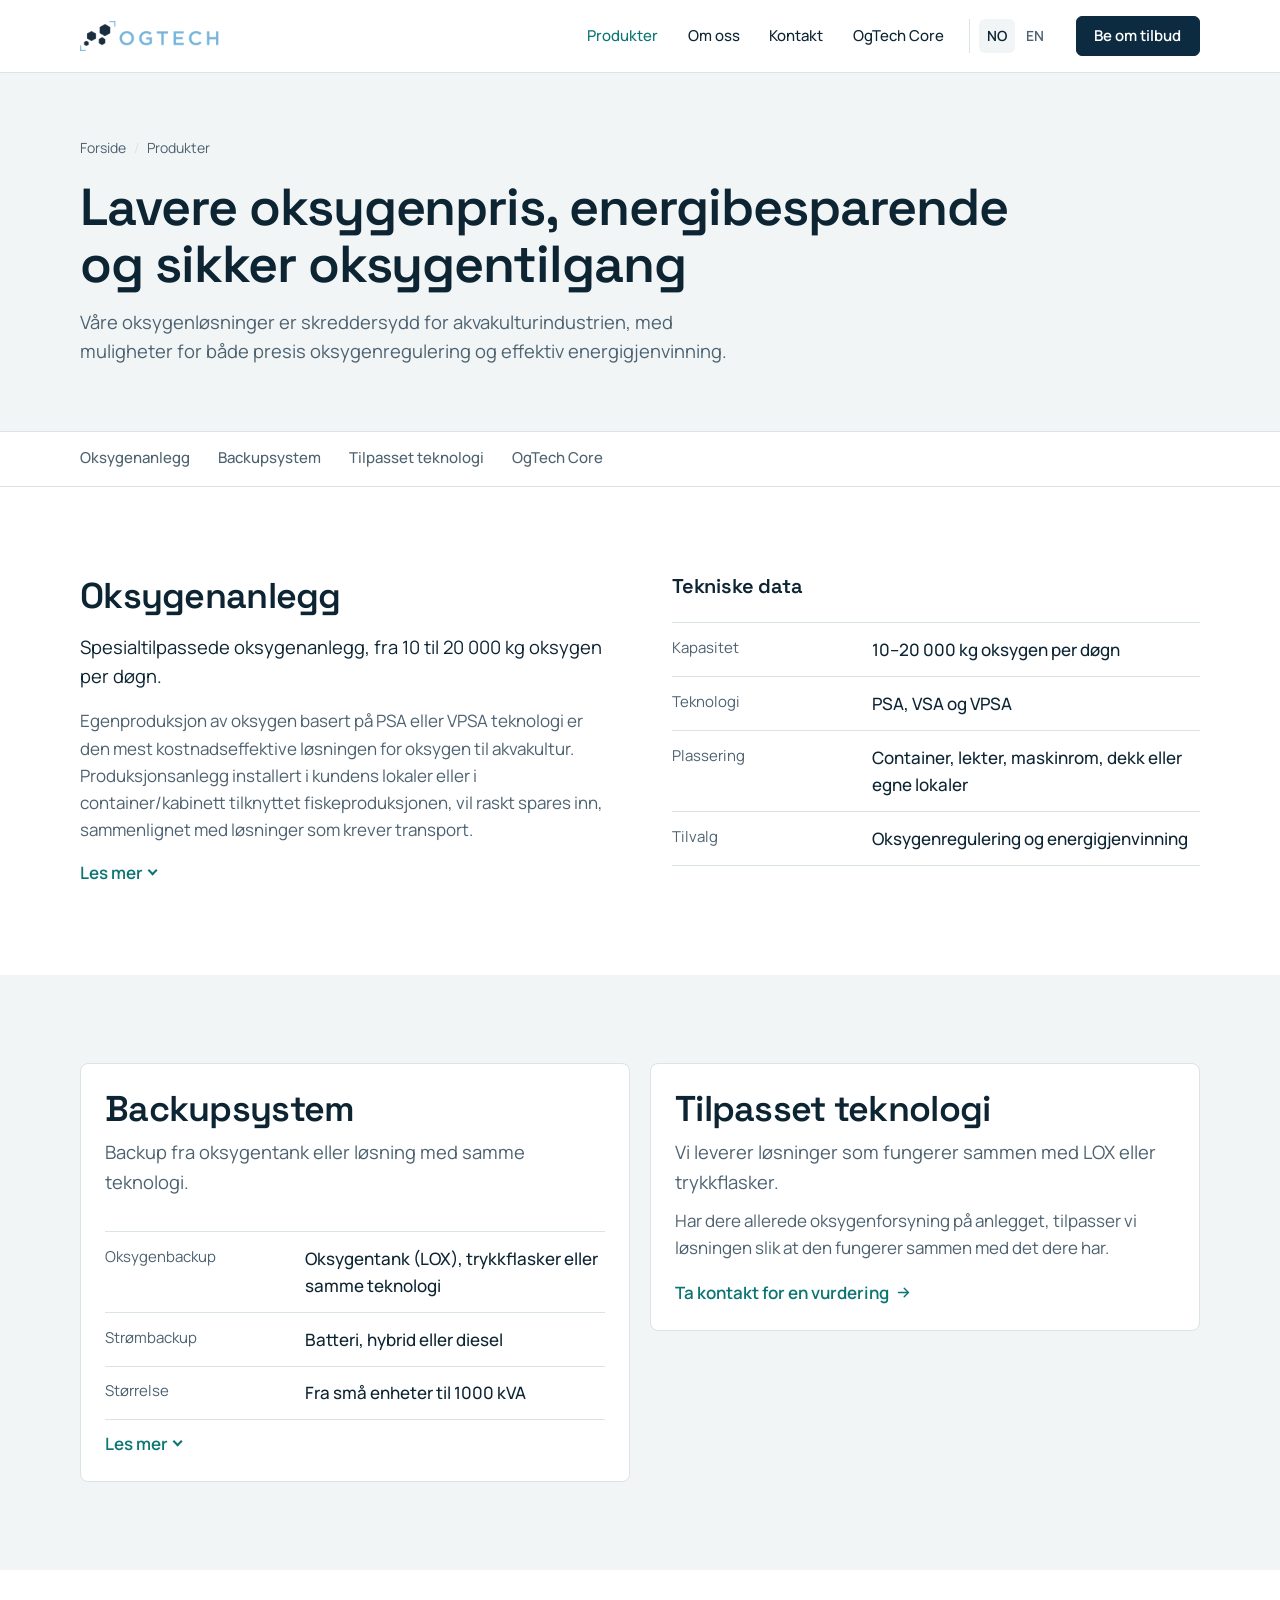
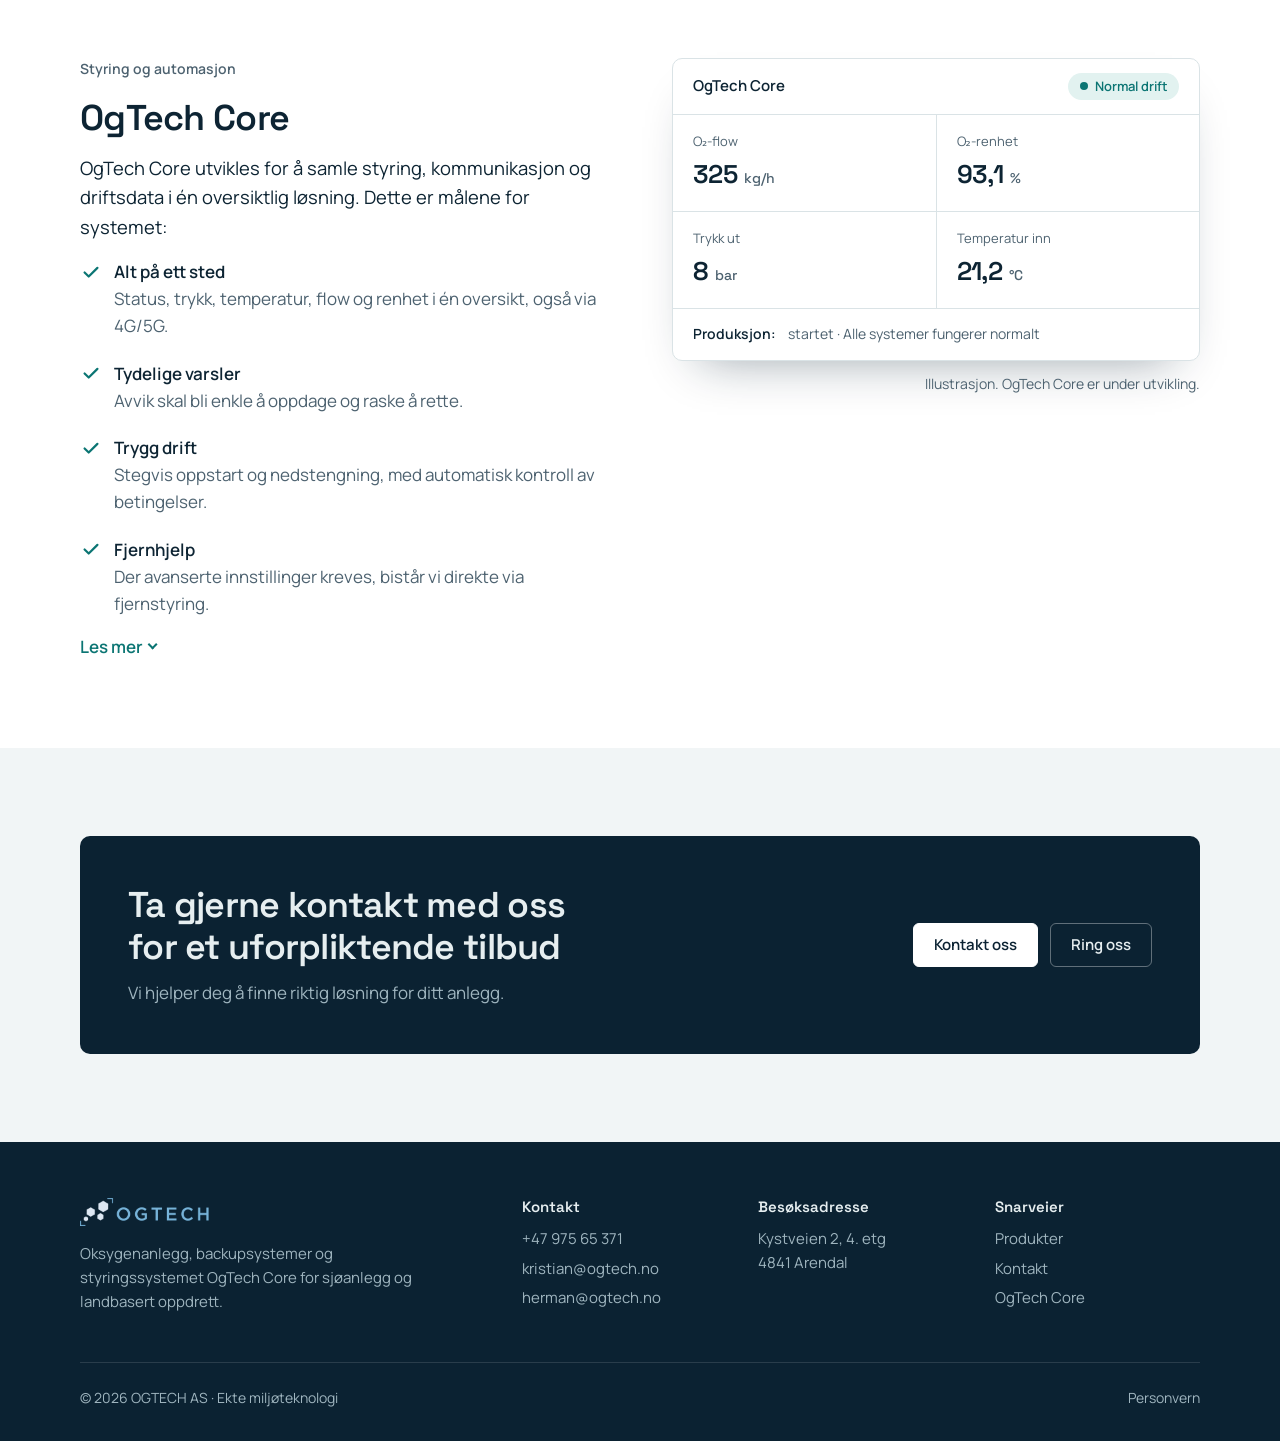
<file: produkter/index.html>
<!doctype html>
<html lang="nb">
  <head>
    <meta charset="utf-8" />
    <meta name="viewport" content="width=device-width, initial-scale=1" />
    <title>Produkter – OgTech</title>
    <meta name="description" content="Oksygenanlegg basert på PSA, VSA og VPSA, backupsystemer og styringssystemet OgTech Core – skreddersydd for akvakultur." />
    <meta property="og:title" content="Produkter – OgTech" />
    <meta property="og:description" content="Oksygenanlegg basert på PSA, VSA og VPSA, backupsystemer og styringssystemet OgTech Core – skreddersydd for akvakultur." />
    <meta property="og:type" content="website" />
    <meta property="og:url" content="https://ogtech.no/produkter/" />
    <meta property="og:locale" content="nb_NO" />
    <meta property="og:site_name" content="OgTech" />
    <meta property="og:image" content="https://ogtech.no/assets/deling.jpg" />
    <meta property="og:image:width" content="1200" />
    <meta property="og:image:height" content="630" />
    <meta name="twitter:card" content="summary_large_image" />
    <link rel="canonical" href="https://ogtech.no/produkter/" />
    <link rel="alternate" hreflang="nb" href="https://ogtech.no/produkter/" />
    <link rel="alternate" hreflang="en" href="https://ogtech.no/en/products/" />
    <link rel="alternate" hreflang="x-default" href="https://ogtech.no/produkter/" />
    <link rel="icon" type="image/png" sizes="32x32" href="../assets/ikon-32.png" />
    <link rel="apple-touch-icon" href="../assets/ikon-180.png" />
    <meta name="theme-color" content="#ffffff" media="(prefers-color-scheme: light)" />
    <meta name="theme-color" content="#0a1821" media="(prefers-color-scheme: dark)" />
    <link rel="preload" href="../fonts/manrope-latin-wght-normal.woff2" as="font" type="font/woff2" crossorigin />
    <link rel="preload" href="../fonts/space-grotesk-latin-wght-normal.woff2" as="font" type="font/woff2" crossorigin />
    <link rel="stylesheet" href="../styles.css" />
    <script>
      document.documentElement.classList.add("js");
    </script>
  </head>
  <body>
    <a class="skip" href="#innhold">Hopp til innholdet</a>
    <header class="header">
      <div class="container">
        <a class="logo" href="../index.html" aria-label="OgTech – til forsiden">
          <img class="logo-light" src="../assets/logo.png" alt="OgTech" width="400" height="84" />
          <img class="logo-dark" src="../assets/logo-mork.png" alt="OgTech" width="400" height="84" />
        </a>
        <nav class="nav" id="meny" aria-label="Hovedmeny">
          <a href="../produkter/index.html" aria-current="page">Produkter</a>
          <a href="../index.html#om-oss">Om oss</a>
          <a href="../kontakt/index.html">Kontakt</a>
          <a href="https://core.ogtech.no/auth">OgTech Core</a>
          <span class="lang" role="group" aria-label="Språk">
            <a href="../produkter/index.html" lang="nb" hreflang="nb" aria-current="true">NO</a>
            <a href="../en/products/index.html" lang="en" hreflang="en">EN</a>
          </span>
        </nav>
        <a class="btn" href="../kontakt/index.html">Be om tilbud</a>
        <button class="icon-btn menu-toggle" type="button" aria-controls="meny" aria-expanded="false" aria-label="Meny">
          <span class="bars" aria-hidden="true"><span></span><span></span><span></span></span>
        </button>
      </div>
    </header>

    <main id="innhold">
      <section class="page-header">
        <div class="container">
          <ol class="breadcrumb">
            <li><a href="../index.html">Forside</a></li>
            <li aria-current="page">Produkter</li>
          </ol>
          <h1>Lavere oksygenpris, energibesparende og sikker oksygentilgang</h1>
          <p class="lead">
            Våre oksygenløsninger er skreddersydd for akvakulturindustrien, med muligheter for
            både presis oksygenregulering og effektiv energigjenvinning.
          </p>
        </div>
      </section>

      <nav class="subnav" aria-label="Produkter på denne siden">
        <div class="container">
          <ul>
            <li><a href="#oksygenanlegg">Oksygenanlegg</a></li>
            <li><a href="#backupsystem">Backupsystem</a></li>
            <li><a href="#tilpasset-teknologi">Tilpasset teknologi</a></li>
            <li><a href="#ogtechcore">OgTech Core</a></li>
          </ul>
        </div>
      </nav>

      <section class="section">
        <div class="container">
          <div class="split top">
            <div class="text" id="oksygenanlegg">
              <h2>Oksygenanlegg</h2>
              <p class="lead">Spesialtilpassede oksygenanlegg, fra 10 til 20 000 kg oksygen per døgn.</p>
              <p>
                Egenproduksjon av oksygen basert på PSA eller VPSA teknologi er den mest
                kostnadseffektive løsningen for oksygen til akvakultur. Produksjonsanlegg installert
                i kundens lokaler eller i container/kabinett tilknyttet fiskeproduksjonen, vil raskt
                spares inn, sammenlignet med løsninger som krever transport.
              </p>
              <details class="readmore">
                <summary></summary>
                <div class="readmore-body">
                  <p>
                    OgTech tilbyr både løsninger basert på PSA og VPSA teknologi fra 10 – 20 000 kg
                    oksygen pr. døgn. I våre applikasjoner bruker vi løsninger som er driftssikre og
                    samtidig gir lave livsløpskostnader pr. produserte kg oksygen. Som distributør velger og integrerer vi
                    generatoren som passer anleggets kapasitet, oksygenrenhet og driftsmønster.
                  </p>
                  <p>
                    Våre systemer er tilpasset akvakultur. Løsningen kan tilbys med
                    oksygenregulering og energigjenvinning. Alt etter kundens ønsker og behov.
                  </p>
                </div>
              </details>
            </div>
            <div>
              <div class="panel">
              <h3>Tekniske data</h3>
              <dl class="specs">
                <div><dt>Kapasitet</dt><dd>10–20 000 kg oksygen per døgn</dd></div>
                <div><dt>Teknologi</dt><dd>PSA, VSA og VPSA</dd></div>
                <div><dt>Plassering</dt><dd>Container, lekter, maskinrom, dekk eller egne lokaler</dd></div>
                <div><dt>Tilvalg</dt><dd>Oksygenregulering og energigjenvinning</dd></div>
              </dl>
              </div>
            </div>
          </div>
        </div>
      </section>

      <section class="section alt">
        <div class="container">
          <div class="cards top">
            <article class="card" id="backupsystem">
              <div class="card-body">
                <h2>Backupsystem</h2>
                <p class="lead">Backup fra oksygentank eller løsning med samme teknologi.</p>
                <dl class="specs">
                  <div><dt>Oksygenbackup</dt><dd>Oksygentank (LOX), trykkflasker eller samme teknologi</dd></div>
                  <div><dt>Strømbackup</dt><dd>Batteri, hybrid eller diesel</dd></div>
                  <div><dt>Størrelse</dt><dd>Fra små enheter til 1000 kVA</dd></div>
                </dl>
                <details class="readmore">
                  <summary></summary>
                  <div class="readmore-body">
                    <p>
                      I en verden der driftstans ikke er et alternativ, kan vi sikre kontinuerlig drift
                      med våre kompakte og kraftige backup-løsninger, kompatible med LOX og trykkflasker.
                      Våre løsninger er støttet av avansert teknologi og garanterer pålitelighet under
                      strømbrudd med et spekter av strømbackup-alternativer som inkluderer batteri,
                      hybrid og diesel. Løsningene er tilpasset ethvert behov, fra små enheter til 1000
                      kVA systemer.
                    </p>
                  </div>
                </details>
              </div>
            </article>
            <article class="card" id="tilpasset-teknologi">
              <div class="card-body">
                <h2>Tilpasset teknologi</h2>
                <p class="lead">Vi leverer løsninger som fungerer sammen med LOX eller trykkflasker.</p>
                <p>
                  Har dere allerede oksygenforsyning på anlegget, tilpasser vi løsningen slik at den
                  fungerer sammen med det dere har.
                </p>
                <a class="more" href="../kontakt/index.html">Ta kontakt for en vurdering</a>
              </div>
            </article>
          </div>
        </div>
      </section>

      <section class="section">
        <div class="container">
          <div class="split top">
            <div class="text" id="ogtechcore">
              <p class="overline">Styring og automasjon</p>
              <h2>OgTech Core</h2>
              <p class="lead">
                OgTech Core utvikles for å samle styring, kommunikasjon og driftsdata i én oversiktlig
                løsning. Dette er målene for systemet:
              </p>
              <ul class="checklist">
                <li><b>Alt på ett sted</b><span>Status, trykk, temperatur, flow og renhet i én oversikt, også via 4G/5G.</span></li>
                <li><b>Tydelige varsler</b><span>Avvik skal bli enkle å oppdage og raske å rette.</span></li>
                <li><b>Trygg drift</b><span>Stegvis oppstart og nedstengning, med automatisk kontroll av betingelser.</span></li>
                <li><b>Fjernhjelp</b><span>Der avanserte innstillinger kreves, bistår vi direkte via fjernstyring.</span></li>
              </ul>
              <details class="readmore">
                <summary></summary>
                <div class="readmore-body">
                  <p>
                    En forutsetning for lang levetid på oksygenanleggene og uproblematisk drift, er gode
                    rutiner for service og vedlikehold. Sensorer og analyser av samlede data vil sammen
                    med kommunikasjonssystemer være standardutrustning i våre anlegg. Dette sikrer en
                    24/7 overvåkning, der feilmeldinger sendes automatisk til driftsoperatørens
                    mobiltelefon og andre foretrukne måter.
                  </p>
                  <h3>Styringssystemet</h3>
                  <p>
                    Med OgTech Core skal operatøren få full oversikt over status, trykk, temperatur,
                    flow og renhet på ett sted. Tydelige nøkkeltall skal gjøre avvik enkle å oppdage
                    og raske å løse, og data og varsler skal være tilgjengelige utenfor maskinrommet
                    via 4G/5G.
                  </p>
                  <p>
                    Systemet skal guide operatøren gjennom start, pause, gjenopptak og stopp basert på
                    anleggets aktuelle status. Stegvis oppstart og nedstengning, og automatisk kontroll
                    av betingelser før hver handling, skal gjøre driften enklere, sikrere og mer
                    konsistent.
                  </p>
                  <p>
                    Målet er en helhetlig driftsløsning som krever null forkunnskaper og minimalt med
                    opplæring.
                  </p>
                </div>
              </details>
            </div>
            <figure>
              <div class="dash" aria-hidden="true">
                <div class="dash-bar">OgTech Core<span class="dash-status">Normal drift</span></div>
                <dl class="dash-grid">
                  <div><dt>O₂-flow</dt><dd>325 <small>kg/h</small></dd></div>
                  <div><dt>O₂-renhet</dt><dd>93,1 <small>%</small></dd></div>
                  <div><dt>Trykk ut</dt><dd>8 <small>bar</small></dd></div>
                  <div><dt>Temperatur inn</dt><dd>21,2 <small>°C</small></dd></div>
                </dl>
                <div class="dash-alert"><b>Produksjon:</b> startet · Alle systemer fungerer normalt</div>
              </div>
              <figcaption>Illustrasjon. OgTech Core er under utvikling.</figcaption>
            </figure>
          </div>
        </div>
      </section>

      <section class="section alt" aria-label="Kontakt oss">
        <div class="container">
          <div class="cta-box">
            <div>
              <h2>Ta gjerne kontakt med oss for et uforpliktende tilbud</h2>
              <p>Vi hjelper deg å finne riktig løsning for ditt anlegg.</p>
            </div>
            <div class="buttons">
              <a class="btn" href="../kontakt/index.html">Kontakt oss</a>
              <a class="btn btn-outline" href="tel:+4797565371">Ring oss</a>
            </div>
          </div>
        </div>
      </section>
    </main>

    <footer class="footer">
      <div class="container">
        <div class="footer-grid">
          <div class="footer-about">
            <img class="footer-logo" src="../assets/logo-mork.png" alt="OgTech" width="400" height="84" loading="lazy" />
            <p>Oksygenanlegg, backupsystemer og styringssystemet OgTech Core for sjøanlegg og landbasert oppdrett.</p>
          </div>
          <div>
            <h2>Kontakt</h2>
            <ul>
              <li><a href="tel:+4797565371">+47 975 65 371</a></li>
              <li><a href="mailto:kristian@ogtech.no">kristian@ogtech.no</a></li>
              <li><a href="mailto:herman@ogtech.no">herman@ogtech.no</a></li>
            </ul>
          </div>
          <div>
            <h2>Besøksadresse</h2>
            <p>Kystveien 2, 4. etg<br />4841 Arendal</p>
          </div>
          <div>
            <h2>Snarveier</h2>
            <ul>
              <li><a href="../produkter/index.html">Produkter</a></li>
              <li><a href="../kontakt/index.html">Kontakt</a></li>
              <li><a href="https://core.ogtech.no/auth">OgTech Core</a></li>
            </ul>
          </div>
        </div>
        <div class="footer-bottom">
          <span>© <span id="year">2026</span> OGTECH AS · Ekte miljøteknologi</span>
          <a href="../personvern/index.html">Personvern</a>
        </div>
      </div>
    </footer>

    <script src="../script.js" defer></script>
  </body>
</html>
</file>
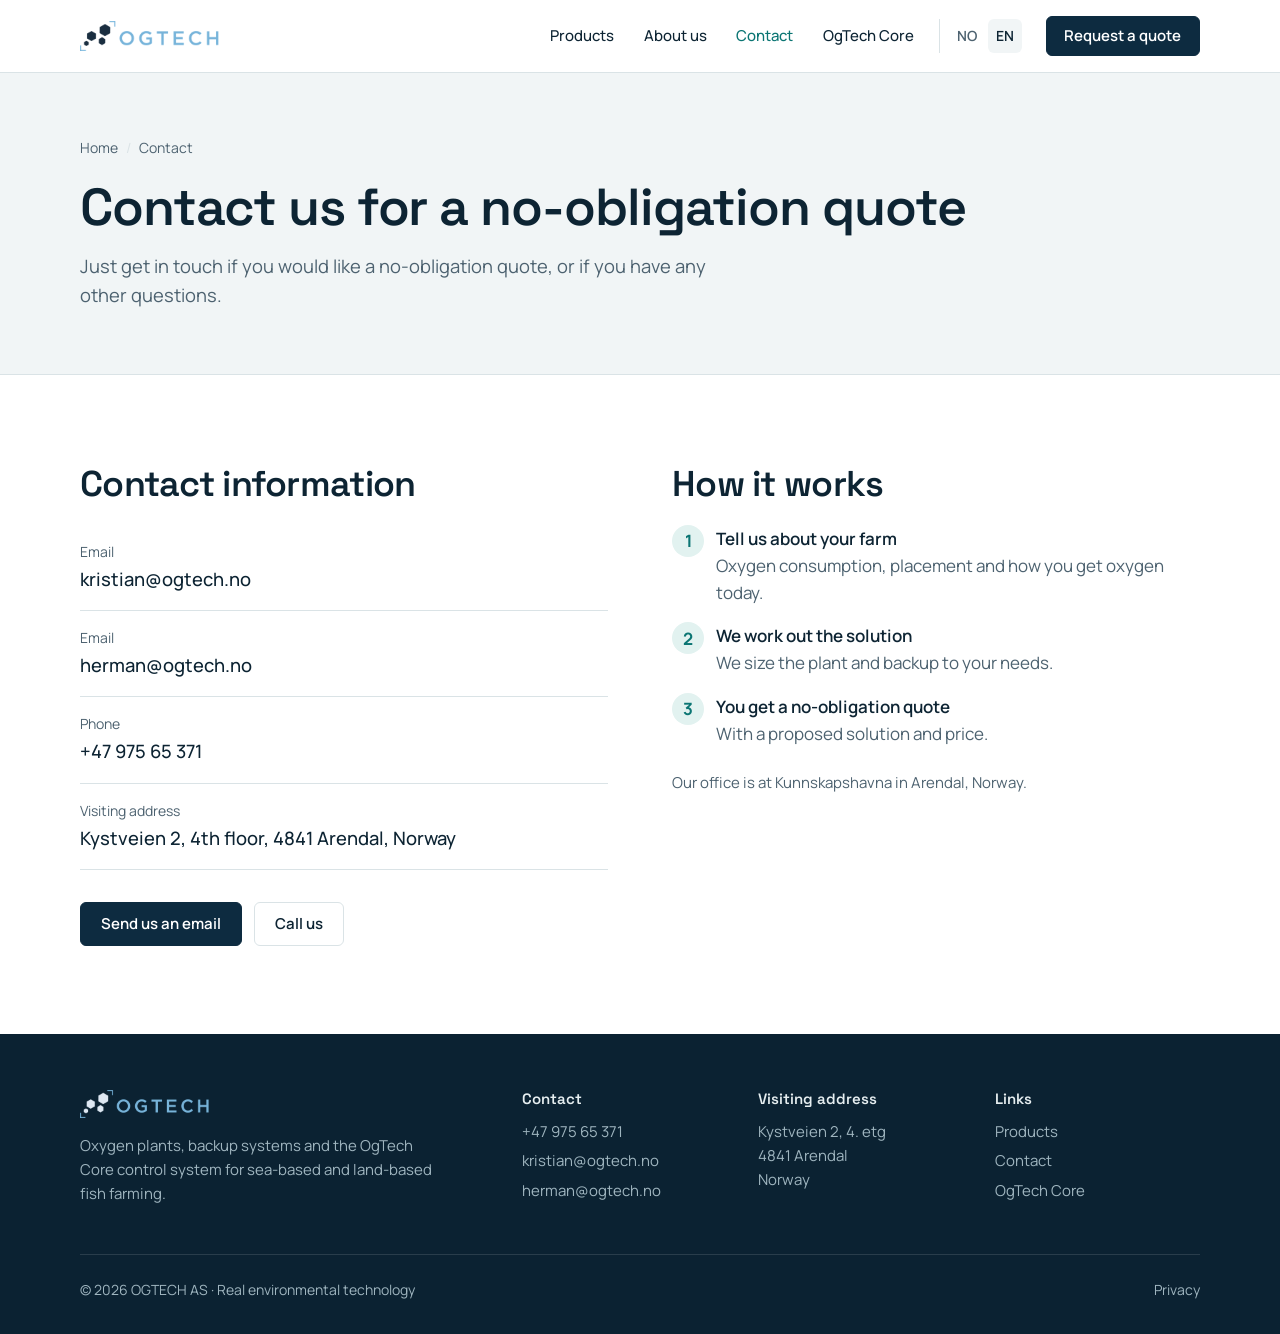
<file: en/contact/index.html>
<!doctype html>
<html lang="en">
  <head>
    <meta charset="utf-8" />
    <meta name="viewport" content="width=device-width, initial-scale=1" />
    <title>Contact us – OgTech</title>
    <meta name="description" content="Contact OgTech for a no-obligation quote. Email, phone and visiting address in Arendal, Norway." />
    <meta property="og:title" content="Contact us – OgTech" />
    <meta property="og:description" content="Contact OgTech for a no-obligation quote. Email, phone and visiting address in Arendal, Norway." />
    <meta property="og:type" content="website" />
    <meta property="og:url" content="https://ogtech.no/en/contact/" />
    <meta property="og:locale" content="en_GB" />
    <meta property="og:site_name" content="OgTech" />
    <meta property="og:image" content="https://ogtech.no/assets/deling.jpg" />
    <meta property="og:image:width" content="1200" />
    <meta property="og:image:height" content="630" />
    <meta name="twitter:card" content="summary_large_image" />
    <link rel="canonical" href="https://ogtech.no/en/contact/" />
    <link rel="alternate" hreflang="nb" href="https://ogtech.no/kontakt/" />
    <link rel="alternate" hreflang="en" href="https://ogtech.no/en/contact/" />
    <link rel="alternate" hreflang="x-default" href="https://ogtech.no/kontakt/" />
    <link rel="icon" type="image/png" sizes="32x32" href="../../assets/ikon-32.png" />
    <link rel="apple-touch-icon" href="../../assets/ikon-180.png" />
    <meta name="theme-color" content="#ffffff" media="(prefers-color-scheme: light)" />
    <meta name="theme-color" content="#0a1821" media="(prefers-color-scheme: dark)" />
    <link rel="preload" href="../../fonts/manrope-latin-wght-normal.woff2" as="font" type="font/woff2" crossorigin />
    <link rel="preload" href="../../fonts/space-grotesk-latin-wght-normal.woff2" as="font" type="font/woff2" crossorigin />
    <link rel="stylesheet" href="../../styles.css" />
    <script>
      document.documentElement.classList.add("js");
    </script>
  </head>
  <body>
    <a class="skip" href="#innhold">Skip to content</a>
    <header class="header">
      <div class="container">
        <a class="logo" href="../../en/index.html" aria-label="OgTech – home">
          <img class="logo-light" src="../../assets/logo.png" alt="OgTech" width="400" height="84" />
          <img class="logo-dark" src="../../assets/logo-mork.png" alt="OgTech" width="400" height="84" />
        </a>
        <nav class="nav" id="meny" aria-label="Main menu">
          <a href="../../en/products/index.html">Products</a>
          <a href="../../en/index.html#om-oss">About us</a>
          <a href="../../en/contact/index.html" aria-current="page">Contact</a>
          <a href="https://core.ogtech.no/auth">OgTech Core</a>
          <span class="lang" role="group" aria-label="Language">
            <a href="../../kontakt/index.html" lang="nb" hreflang="nb">NO</a>
            <a href="../../en/contact/index.html" lang="en" hreflang="en" aria-current="true">EN</a>
          </span>
        </nav>
        <a class="btn" href="../../en/contact/index.html">Request a quote</a>
        <button class="icon-btn menu-toggle" type="button" aria-controls="meny" aria-expanded="false" aria-label="Menu">
          <span class="bars" aria-hidden="true"><span></span><span></span><span></span></span>
        </button>
      </div>
    </header>

    <main id="innhold">
      <section class="page-header">
        <div class="container">
          <ol class="breadcrumb">
            <li><a href="../index.html">Home</a></li>
            <li aria-current="page">Contact</li>
          </ol>
          <h1>Contact us for a no-obligation quote</h1>
          <p class="lead">
            Just get in touch if you would like a no-obligation quote, or if you have any other
            questions.
          </p>
        </div>
      </section>

      <section class="section">
        <div class="container">
          <div class="split top">
            <div class="panel">
              <h2>Contact information</h2>
              <ul class="contact-list">
                <li>
                  <span>Email</span>
                  <a href="mailto:kristian@ogtech.no">kristian@ogtech.no</a>
                </li>
                <li>
                  <span>Email</span>
                  <a href="mailto:herman@ogtech.no">herman@ogtech.no</a>
                </li>
                <li>
                  <span>Phone</span>
                  <a href="tel:+4797565371">+47 975 65 371</a>
                </li>
                <li>
                  <span>Visiting address</span>
                  <a
                    href="https://www.google.no/maps/place/Kystveien+2,+4007+Arendal/@58.4593699,8.7721611,17z/data=!4m5!3m4!1s0x464794de1440d757:0x3da32cdbec0e86bb!8m2!3d58.4592998!4d8.7727405"
                    target="_blank"
                    rel="noopener"
                    >Kystveien 2, 4th floor, 4841 Arendal, Norway</a
                  >
                </li>
              </ul>
              <div class="buttons">
                <a class="btn" href="mailto:kristian@ogtech.no">Send us an email</a>
                <a class="btn btn-outline" href="tel:+4797565371">Call us</a>
              </div>
            </div>
            <div class="panel">
              <h2>How it works</h2>
              <ol class="steps-mini">
                <li><b>Tell us about your farm</b><span>Oxygen consumption, placement and how you get oxygen today.</span></li>
                <li><b>We work out the solution</b><span>We size the plant and backup to your needs.</span></li>
                <li><b>You get a no-obligation quote</b><span>With a proposed solution and price.</span></li>
              </ol>
              <p class="muted panel-note">Our office is at Kunnskapshavna in Arendal, Norway.</p>
            </div>
          </div>
        </div>
      </section>
    </main>

    <footer class="footer">
      <div class="container">
        <div class="footer-grid">
          <div class="footer-about">
            <img class="footer-logo" src="../../assets/logo-mork.png" alt="OgTech" width="400" height="84" loading="lazy" />
            <p>Oxygen plants, backup systems and the OgTech Core control system for sea-based and land-based fish farming.</p>
          </div>
          <div>
            <h2>Contact</h2>
            <ul>
              <li><a href="tel:+4797565371">+47 975 65 371</a></li>
              <li><a href="mailto:kristian@ogtech.no">kristian@ogtech.no</a></li>
              <li><a href="mailto:herman@ogtech.no">herman@ogtech.no</a></li>
            </ul>
          </div>
          <div>
            <h2>Visiting address</h2>
            <p>Kystveien 2, 4. etg<br />4841 Arendal<br />Norway</p>
          </div>
          <div>
            <h2>Links</h2>
            <ul>
              <li><a href="../../en/products/index.html">Products</a></li>
              <li><a href="../../en/contact/index.html">Contact</a></li>
              <li><a href="https://core.ogtech.no/auth">OgTech Core</a></li>
            </ul>
          </div>
        </div>
        <div class="footer-bottom">
          <span>© <span id="year">2026</span> OGTECH AS · Real environmental technology</span>
          <a href="../../en/privacy/index.html">Privacy</a>
        </div>
      </div>
    </footer>

    <script src="../../script.js" defer></script>
  </body>
</html>
</file>
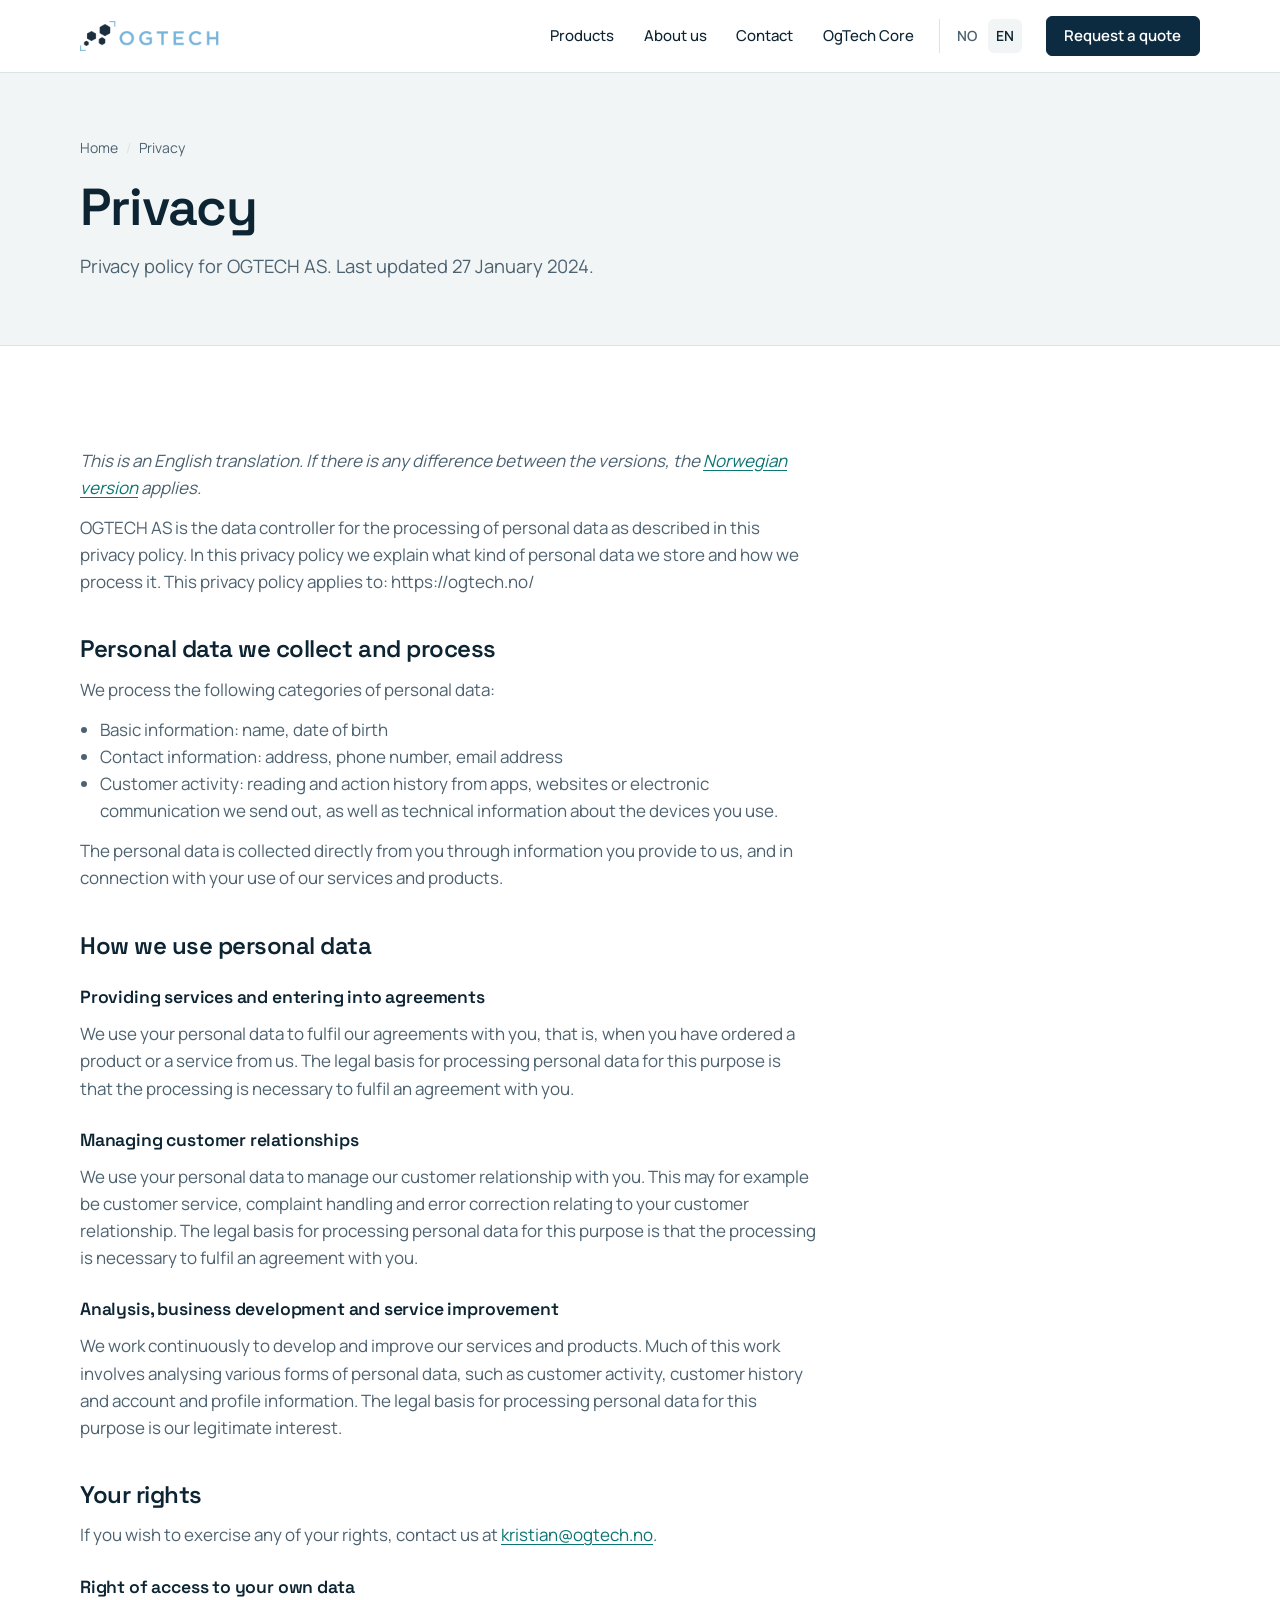
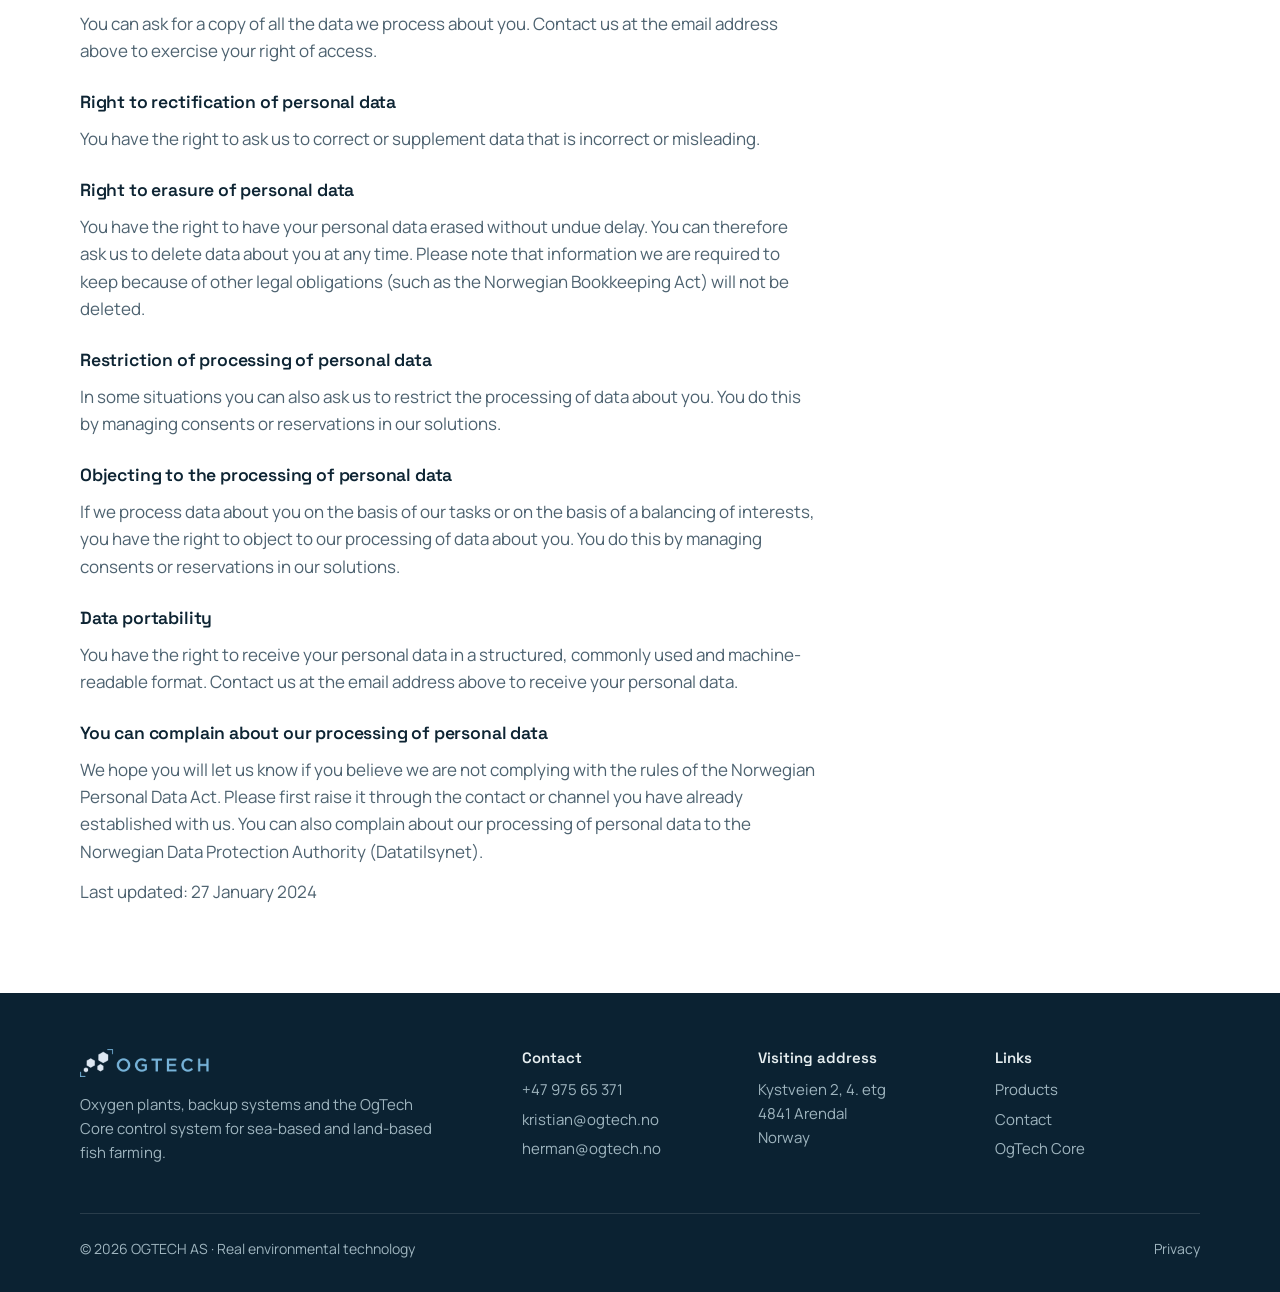
<file: en/privacy/index.html>
<!doctype html>
<html lang="en">
  <head>
    <meta charset="utf-8" />
    <meta name="viewport" content="width=device-width, initial-scale=1" />
    <title>Privacy – OgTech</title>
    <meta name="description" content="Privacy policy for ogtech.no." />
    <meta property="og:title" content="Privacy – OgTech" />
    <meta property="og:description" content="Privacy policy for ogtech.no." />
    <meta property="og:type" content="website" />
    <meta property="og:url" content="https://ogtech.no/en/privacy/" />
    <meta property="og:locale" content="en_GB" />
    <meta property="og:site_name" content="OgTech" />
    <meta property="og:image" content="https://ogtech.no/assets/deling.jpg" />
    <meta property="og:image:width" content="1200" />
    <meta property="og:image:height" content="630" />
    <meta name="twitter:card" content="summary_large_image" />
    <link rel="canonical" href="https://ogtech.no/en/privacy/" />
    <link rel="alternate" hreflang="nb" href="https://ogtech.no/personvern/" />
    <link rel="alternate" hreflang="en" href="https://ogtech.no/en/privacy/" />
    <link rel="alternate" hreflang="x-default" href="https://ogtech.no/personvern/" />
    <link rel="icon" type="image/png" sizes="32x32" href="../../assets/ikon-32.png" />
    <link rel="apple-touch-icon" href="../../assets/ikon-180.png" />
    <meta name="theme-color" content="#ffffff" media="(prefers-color-scheme: light)" />
    <meta name="theme-color" content="#0a1821" media="(prefers-color-scheme: dark)" />
    <link rel="preload" href="../../fonts/manrope-latin-wght-normal.woff2" as="font" type="font/woff2" crossorigin />
    <link rel="preload" href="../../fonts/space-grotesk-latin-wght-normal.woff2" as="font" type="font/woff2" crossorigin />
    <link rel="stylesheet" href="../../styles.css" />
    <script>
      document.documentElement.classList.add("js");
    </script>
  </head>
  <body>
    <a class="skip" href="#innhold">Skip to content</a>
    <header class="header">
      <div class="container">
        <a class="logo" href="../../en/index.html" aria-label="OgTech – home">
          <img class="logo-light" src="../../assets/logo.png" alt="OgTech" width="400" height="84" />
          <img class="logo-dark" src="../../assets/logo-mork.png" alt="OgTech" width="400" height="84" />
        </a>
        <nav class="nav" id="meny" aria-label="Main menu">
          <a href="../../en/products/index.html">Products</a>
          <a href="../../en/index.html#om-oss">About us</a>
          <a href="../../en/contact/index.html">Contact</a>
          <a href="https://core.ogtech.no/auth">OgTech Core</a>
          <span class="lang" role="group" aria-label="Language">
            <a href="../../personvern/index.html" lang="nb" hreflang="nb">NO</a>
            <a href="../../en/privacy/index.html" lang="en" hreflang="en" aria-current="true">EN</a>
          </span>
        </nav>
        <a class="btn" href="../../en/contact/index.html">Request a quote</a>
        <button class="icon-btn menu-toggle" type="button" aria-controls="meny" aria-expanded="false" aria-label="Menu">
          <span class="bars" aria-hidden="true"><span></span><span></span><span></span></span>
        </button>
      </div>
    </header>

    <main id="innhold">
      <section class="page-header">
        <div class="container">
          <ol class="breadcrumb">
            <li><a href="../index.html">Home</a></li>
            <li aria-current="page">Privacy</li>
          </ol>
          <h1>Privacy</h1>
          <p class="lead">Privacy policy for OGTECH AS. Last updated 27 January 2024.</p>
        </div>
      </section>

      <section class="section">
        <div class="container">
          <div class="prose">
            <p>
              <em>This is an English translation. If there is any difference between the versions,
              the <a href="../../personvern/index.html" lang="nb" hreflang="nb">Norwegian version</a>
              applies.</em>
            </p>
            <p>
              OGTECH AS is the data controller for the processing of personal data as described in
              this privacy policy. In this privacy policy we explain what kind of personal data we
              store and how we process it. This privacy policy applies to: https://ogtech.no/
            </p>

            <h2>Personal data we collect and process</h2>
            <p>We process the following categories of personal data:</p>
            <ul>
              <li>Basic information: name, date of birth</li>
              <li>Contact information: address, phone number, email address</li>
              <li>
                Customer activity: reading and action history from apps, websites or electronic
                communication we send out, as well as technical information about the devices you
                use.
              </li>
            </ul>
            <p>
              The personal data is collected directly from you through information you provide to
              us, and in connection with your use of our services and products.
            </p>

            <h2>How we use personal data</h2>
            <h3>Providing services and entering into agreements</h3>
            <p>
              We use your personal data to fulfil our agreements with you, that is, when you have
              ordered a product or a service from us. The legal basis for processing personal data
              for this purpose is that the processing is necessary to fulfil an agreement with you.
            </p>
            <h3>Managing customer relationships</h3>
            <p>
              We use your personal data to manage our customer relationship with you. This may for
              example be customer service, complaint handling and error correction relating to your
              customer relationship. The legal basis for processing personal data for this purpose
              is that the processing is necessary to fulfil an agreement with you.
            </p>
            <h3>Analysis, business development and service improvement</h3>
            <p>
              We work continuously to develop and improve our services and products. Much of this
              work involves analysing various forms of personal data, such as customer activity,
              customer history and account and profile information. The legal basis for processing
              personal data for this purpose is our legitimate interest.
            </p>

            <h2>Your rights</h2>
            <p>
              If you wish to exercise any of your rights, contact us at
              <a href="mailto:kristian@ogtech.no">kristian@ogtech.no</a>.
            </p>
            <h3>Right of access to your own data</h3>
            <p>
              You can ask for a copy of all the data we process about you. Contact us at the email
              address above to exercise your right of access.
            </p>
            <h3>Right to rectification of personal data</h3>
            <p>
              You have the right to ask us to correct or supplement data that is incorrect or
              misleading.
            </p>
            <h3>Right to erasure of personal data</h3>
            <p>
              You have the right to have your personal data erased without undue delay. You can
              therefore ask us to delete data about you at any time. Please note that information we
              are required to keep because of other legal obligations (such as the Norwegian
              Bookkeeping Act) will not be deleted.
            </p>
            <h3>Restriction of processing of personal data</h3>
            <p>
              In some situations you can also ask us to restrict the processing of data about you.
              You do this by managing consents or reservations in our solutions.
            </p>
            <h3>Objecting to the processing of personal data</h3>
            <p>
              If we process data about you on the basis of our tasks or on the basis of a balancing
              of interests, you have the right to object to our processing of data about you. You do
              this by managing consents or reservations in our solutions.
            </p>
            <h3>Data portability</h3>
            <p>
              You have the right to receive your personal data in a structured, commonly used and
              machine-readable format. Contact us at the email address above to receive your
              personal data.
            </p>
            <h3>You can complain about our processing of personal data</h3>
            <p>
              We hope you will let us know if you believe we are not complying with the rules of
              the Norwegian Personal Data Act. Please first raise it through the contact or channel
              you have already established with us. You can also complain about our processing of
              personal data to the Norwegian Data Protection Authority (Datatilsynet).
            </p>
            <p>Last updated: 27 January 2024</p>
          </div>
        </div>
      </section>
    </main>

    <footer class="footer">
      <div class="container">
        <div class="footer-grid">
          <div class="footer-about">
            <img class="footer-logo" src="../../assets/logo-mork.png" alt="OgTech" width="400" height="84" loading="lazy" />
            <p>Oxygen plants, backup systems and the OgTech Core control system for sea-based and land-based fish farming.</p>
          </div>
          <div>
            <h2>Contact</h2>
            <ul>
              <li><a href="tel:+4797565371">+47 975 65 371</a></li>
              <li><a href="mailto:kristian@ogtech.no">kristian@ogtech.no</a></li>
              <li><a href="mailto:herman@ogtech.no">herman@ogtech.no</a></li>
            </ul>
          </div>
          <div>
            <h2>Visiting address</h2>
            <p>Kystveien 2, 4. etg<br />4841 Arendal<br />Norway</p>
          </div>
          <div>
            <h2>Links</h2>
            <ul>
              <li><a href="../../en/products/index.html">Products</a></li>
              <li><a href="../../en/contact/index.html">Contact</a></li>
              <li><a href="https://core.ogtech.no/auth">OgTech Core</a></li>
            </ul>
          </div>
        </div>
        <div class="footer-bottom">
          <span>© <span id="year">2026</span> OGTECH AS · Real environmental technology</span>
          <a href="../../en/privacy/index.html">Privacy</a>
        </div>
      </div>
    </footer>

    <script src="../../script.js" defer></script>
  </body>
</html>
</file>
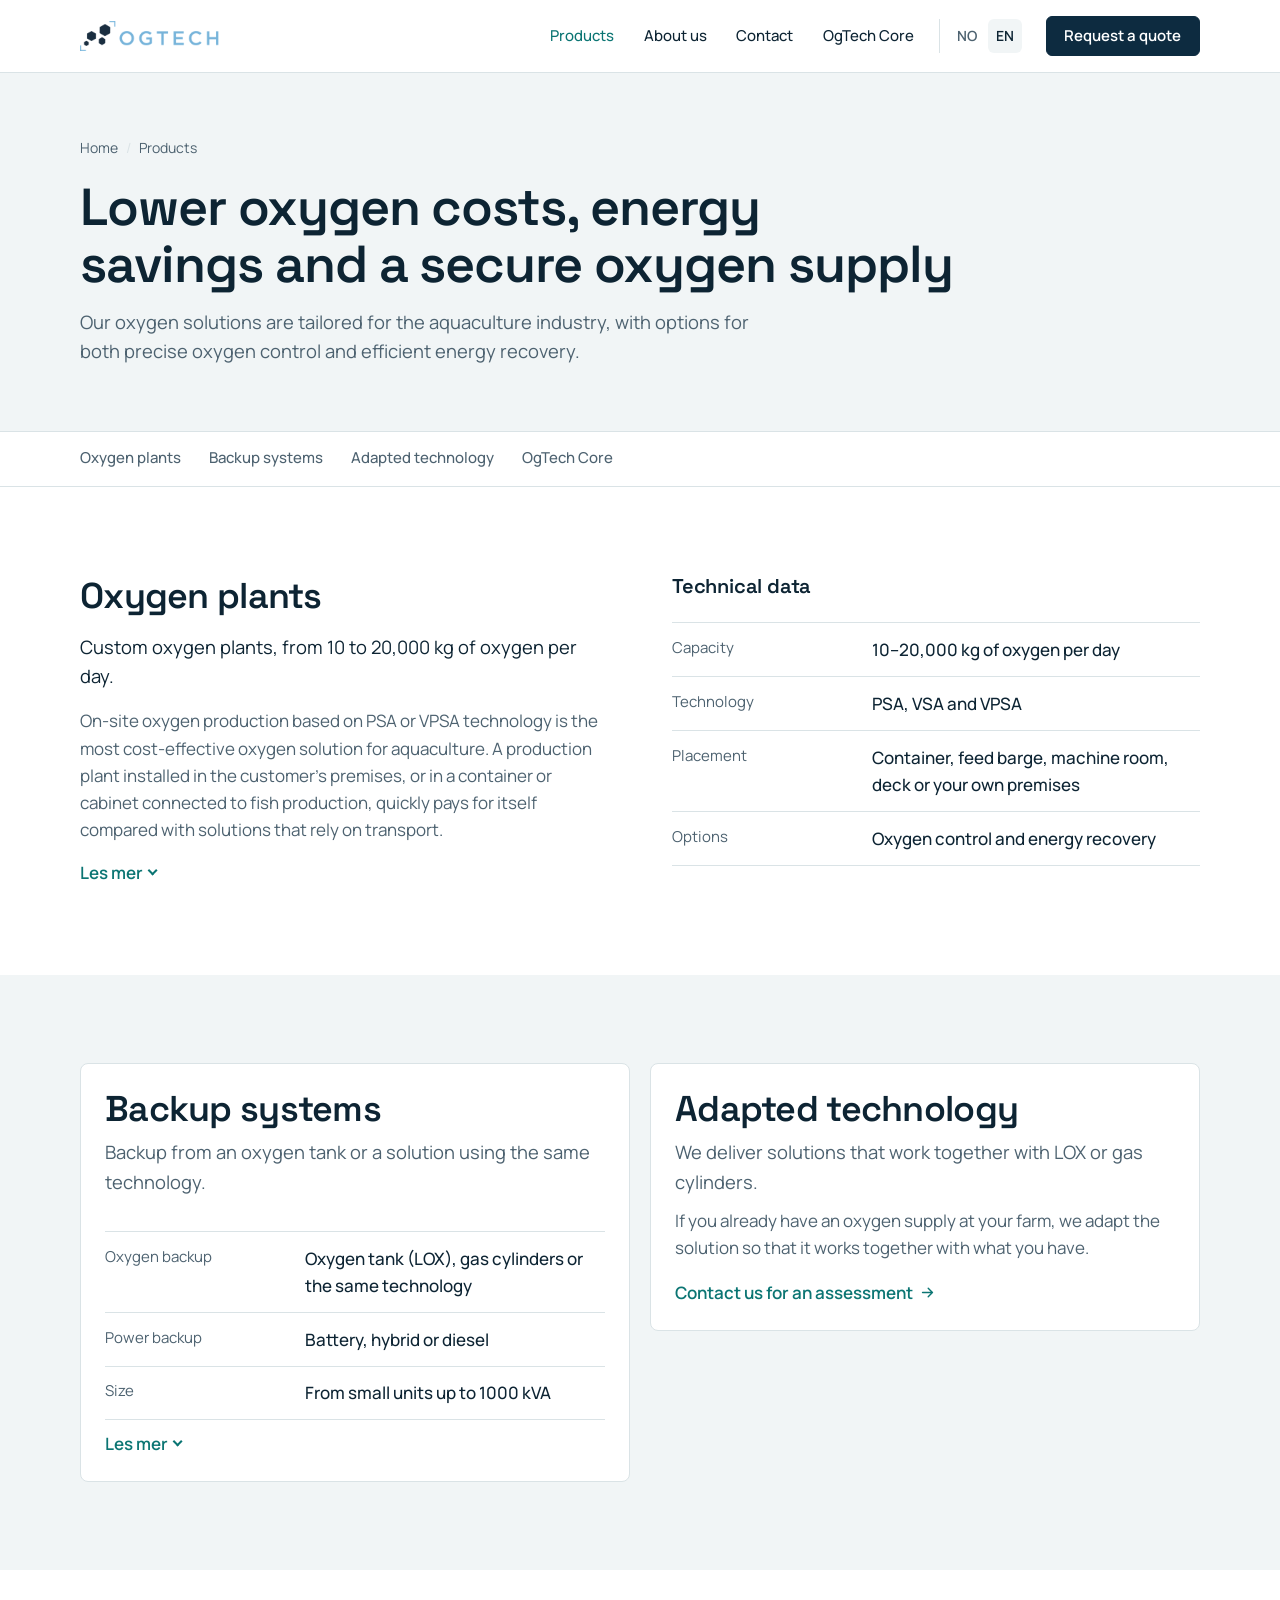
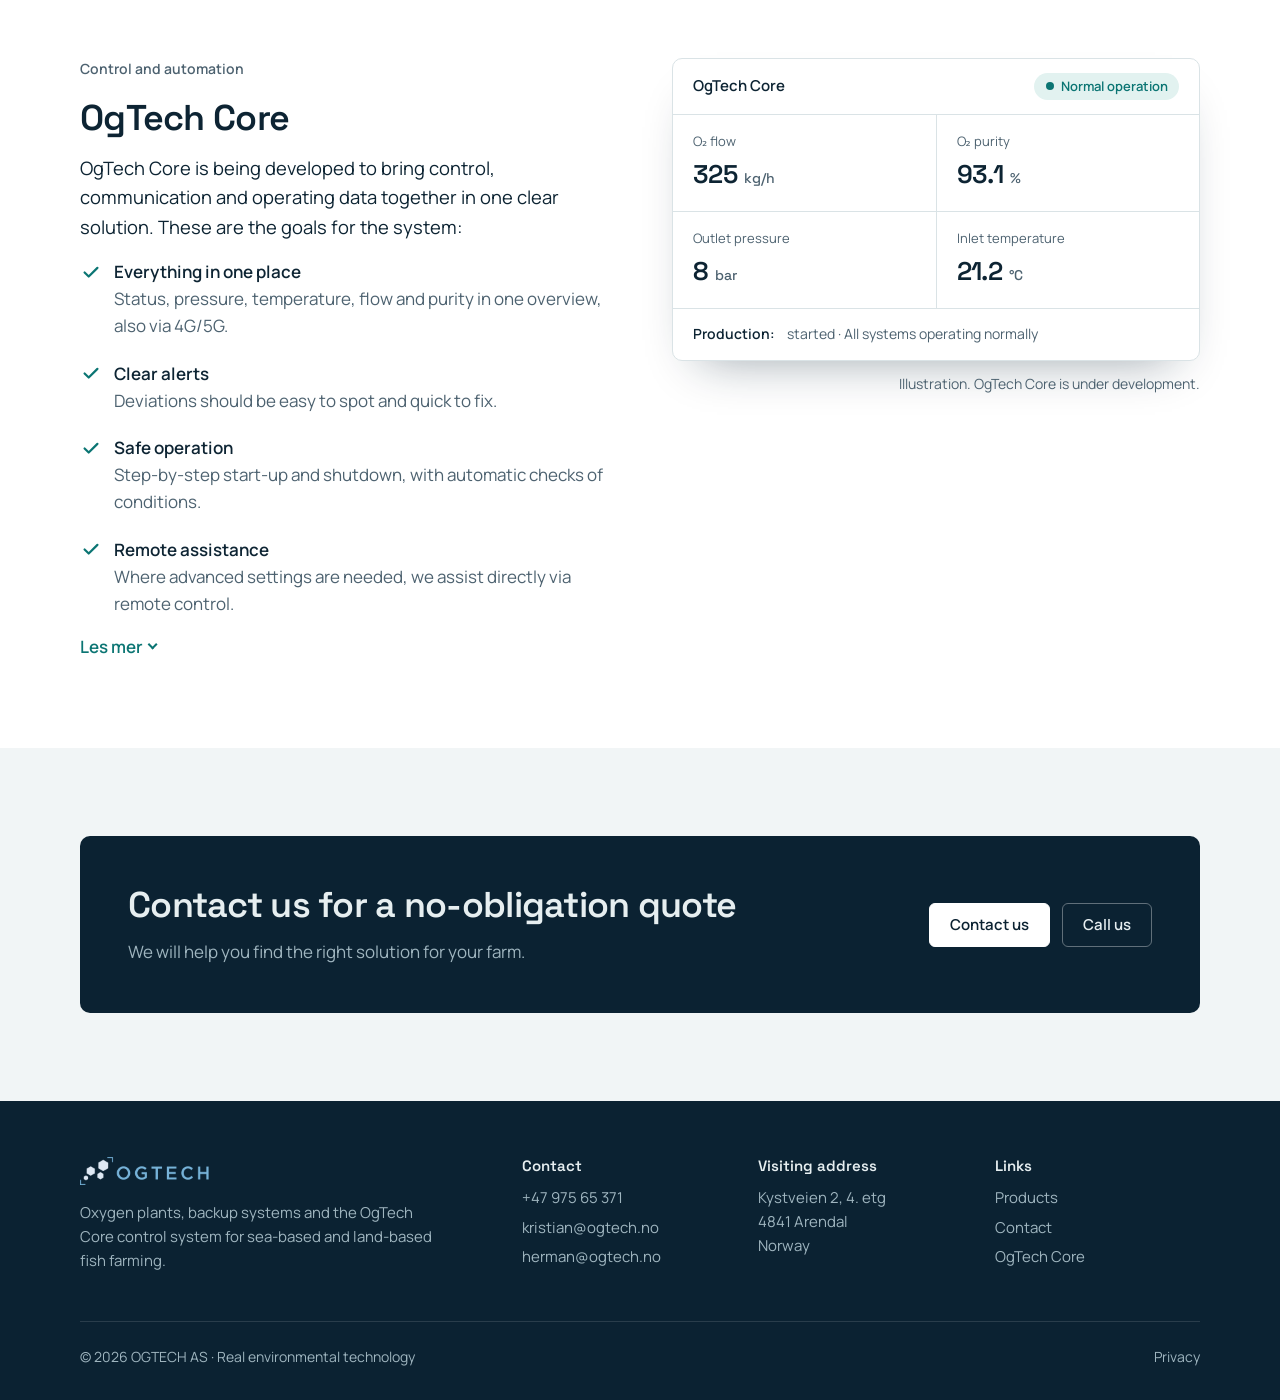
<file: en/products/index.html>
<!doctype html>
<html lang="en">
  <head>
    <meta charset="utf-8" />
    <meta name="viewport" content="width=device-width, initial-scale=1" />
    <title>Products – OgTech</title>
    <meta name="description" content="Oxygen plants based on PSA, VSA and VPSA, backup systems and the OgTech Core control system – tailored for aquaculture." />
    <meta property="og:title" content="Products – OgTech" />
    <meta property="og:description" content="Oxygen plants based on PSA, VSA and VPSA, backup systems and the OgTech Core control system – tailored for aquaculture." />
    <meta property="og:type" content="website" />
    <meta property="og:url" content="https://ogtech.no/en/products/" />
    <meta property="og:locale" content="en_GB" />
    <meta property="og:site_name" content="OgTech" />
    <meta property="og:image" content="https://ogtech.no/assets/deling.jpg" />
    <meta property="og:image:width" content="1200" />
    <meta property="og:image:height" content="630" />
    <meta name="twitter:card" content="summary_large_image" />
    <link rel="canonical" href="https://ogtech.no/en/products/" />
    <link rel="alternate" hreflang="nb" href="https://ogtech.no/produkter/" />
    <link rel="alternate" hreflang="en" href="https://ogtech.no/en/products/" />
    <link rel="alternate" hreflang="x-default" href="https://ogtech.no/produkter/" />
    <link rel="icon" type="image/png" sizes="32x32" href="../../assets/ikon-32.png" />
    <link rel="apple-touch-icon" href="../../assets/ikon-180.png" />
    <meta name="theme-color" content="#ffffff" media="(prefers-color-scheme: light)" />
    <meta name="theme-color" content="#0a1821" media="(prefers-color-scheme: dark)" />
    <link rel="preload" href="../../fonts/manrope-latin-wght-normal.woff2" as="font" type="font/woff2" crossorigin />
    <link rel="preload" href="../../fonts/space-grotesk-latin-wght-normal.woff2" as="font" type="font/woff2" crossorigin />
    <link rel="stylesheet" href="../../styles.css" />
    <script>
      document.documentElement.classList.add("js");
    </script>
  </head>
  <body>
    <a class="skip" href="#innhold">Skip to content</a>
    <header class="header">
      <div class="container">
        <a class="logo" href="../../en/index.html" aria-label="OgTech – home">
          <img class="logo-light" src="../../assets/logo.png" alt="OgTech" width="400" height="84" />
          <img class="logo-dark" src="../../assets/logo-mork.png" alt="OgTech" width="400" height="84" />
        </a>
        <nav class="nav" id="meny" aria-label="Main menu">
          <a href="../../en/products/index.html" aria-current="page">Products</a>
          <a href="../../en/index.html#om-oss">About us</a>
          <a href="../../en/contact/index.html">Contact</a>
          <a href="https://core.ogtech.no/auth">OgTech Core</a>
          <span class="lang" role="group" aria-label="Language">
            <a href="../../produkter/index.html" lang="nb" hreflang="nb">NO</a>
            <a href="../../en/products/index.html" lang="en" hreflang="en" aria-current="true">EN</a>
          </span>
        </nav>
        <a class="btn" href="../../en/contact/index.html">Request a quote</a>
        <button class="icon-btn menu-toggle" type="button" aria-controls="meny" aria-expanded="false" aria-label="Menu">
          <span class="bars" aria-hidden="true"><span></span><span></span><span></span></span>
        </button>
      </div>
    </header>

    <main id="innhold">
      <section class="page-header">
        <div class="container">
          <ol class="breadcrumb">
            <li><a href="../index.html">Home</a></li>
            <li aria-current="page">Products</li>
          </ol>
          <h1>Lower oxygen costs, energy savings and a secure oxygen supply</h1>
          <p class="lead">
            Our oxygen solutions are tailored for the aquaculture industry, with options for both
            precise oxygen control and efficient energy recovery.
          </p>
        </div>
      </section>

      <nav class="subnav" aria-label="Products on this page">
        <div class="container">
          <ul>
            <li><a href="#oksygenanlegg">Oxygen plants</a></li>
            <li><a href="#backupsystem">Backup systems</a></li>
            <li><a href="#tilpasset-teknologi">Adapted technology</a></li>
            <li><a href="#ogtechcore">OgTech Core</a></li>
          </ul>
        </div>
      </nav>

      <section class="section">
        <div class="container">
          <div class="split top">
            <div class="text" id="oksygenanlegg">
              <h2>Oxygen plants</h2>
              <p class="lead">Custom oxygen plants, from 10 to 20,000 kg of oxygen per day.</p>
              <p>
                On-site oxygen production based on PSA or VPSA technology is the most cost-effective
                oxygen solution for aquaculture. A production plant installed in the customer's
                premises, or in a container or cabinet connected to fish production, quickly pays for
                itself compared with solutions that rely on transport.
              </p>
              <details class="readmore">
                <summary></summary>
                <div class="readmore-body">
                  <p>
                    OgTech offers solutions based on both PSA and VPSA technology, from 10 to 20,000 kg
                    of oxygen per day. In our applications we use solutions that are reliable and at
                    the same time give a low life-cycle cost per kg of oxygen produced. As a distributor, we select and integrate
                    the generator that fits the farm's capacity, oxygen purity and operating pattern.
                  </p>
                  <p>
                    Our systems are adapted to aquaculture. The solution can be supplied with oxygen
                    control and energy recovery, according to the customer's wishes and needs.
                  </p>
                </div>
              </details>
            </div>
            <div>
              <div class="panel">
              <h3>Technical data</h3>
              <dl class="specs">
                <div><dt>Capacity</dt><dd>10–20,000 kg of oxygen per day</dd></div>
                <div><dt>Technology</dt><dd>PSA, VSA and VPSA</dd></div>
                <div><dt>Placement</dt><dd>Container, feed barge, machine room, deck or your own premises</dd></div>
                <div><dt>Options</dt><dd>Oxygen control and energy recovery</dd></div>
              </dl>
              </div>
            </div>
          </div>
        </div>
      </section>

      <section class="section alt">
        <div class="container">
          <div class="cards top">
            <article class="card" id="backupsystem">
              <div class="card-body">
                <h2>Backup systems</h2>
                <p class="lead">Backup from an oxygen tank or a solution using the same technology.</p>
                <dl class="specs">
                  <div><dt>Oxygen backup</dt><dd>Oxygen tank (LOX), gas cylinders or the same technology</dd></div>
                  <div><dt>Power backup</dt><dd>Battery, hybrid or diesel</dd></div>
                  <div><dt>Size</dt><dd>From small units up to 1000 kVA</dd></div>
                </dl>
                <details class="readmore">
                  <summary></summary>
                  <div class="readmore-body">
                    <p>
                      In a world where downtime is not an option, we can secure continuous operation
                      with our compact and powerful backup solutions, compatible with LOX and gas
                      cylinders. Our solutions are backed by advanced technology and ensure reliability
                      during power outages, with a range of power backup options including battery,
                      hybrid and diesel. The solutions are adapted to every need, from small units to
                      1000 kVA systems.
                    </p>
                  </div>
                </details>
              </div>
            </article>
            <article class="card" id="tilpasset-teknologi">
              <div class="card-body">
                <h2>Adapted technology</h2>
                <p class="lead">We deliver solutions that work together with LOX or gas cylinders.</p>
                <p>
                  If you already have an oxygen supply at your farm, we adapt the solution so that it
                  works together with what you have.
                </p>
                <a class="more" href="../contact/index.html">Contact us for an assessment</a>
              </div>
            </article>
          </div>
        </div>
      </section>

      <section class="section">
        <div class="container">
          <div class="split top">
            <div class="text" id="ogtechcore">
              <p class="overline">Control and automation</p>
              <h2>OgTech Core</h2>
              <p class="lead">
                OgTech Core is being developed to bring control, communication and operating data
                together in one clear solution. These are the goals for the system:
              </p>
              <ul class="checklist">
                <li><b>Everything in one place</b><span>Status, pressure, temperature, flow and purity in one overview, also via 4G/5G.</span></li>
                <li><b>Clear alerts</b><span>Deviations should be easy to spot and quick to fix.</span></li>
                <li><b>Safe operation</b><span>Step-by-step start-up and shutdown, with automatic checks of conditions.</span></li>
                <li><b>Remote assistance</b><span>Where advanced settings are needed, we assist directly via remote control.</span></li>
              </ul>
              <details class="readmore">
                <summary></summary>
                <div class="readmore-body">
                  <p>
                    Good service and maintenance routines are a prerequisite for a long life and
                    trouble-free operation of oxygen plants. Sensors and analysis of collected data,
                    together with communication systems, are standard equipment in our plants. This
                    ensures 24/7 monitoring, with error messages sent automatically to the operator's
                    mobile phone and other preferred channels.
                  </p>
                  <h3>The control system</h3>
                  <p>
                    With OgTech Core, the operator will get a complete overview of status, pressure,
                    temperature, flow and purity in one place. Clear key figures should make
                    deviations easy to spot and quick to resolve, and data and alerts will be available
                    outside the machine room via 4G/5G.
                  </p>
                  <p>
                    The system will guide the operator through start, pause, resume and stop based on
                    the plant's current status. Step-by-step start-up and shutdown, with conditions
                    checked automatically before each action, should make operation simpler, safer and
                    more consistent.
                  </p>
                  <p>
                    The goal is a complete operating solution that requires no prior knowledge and
                    minimal training.
                  </p>
                </div>
              </details>
            </div>
            <figure>
              <div class="dash" aria-hidden="true">
                <div class="dash-bar">OgTech Core<span class="dash-status">Normal operation</span></div>
                <dl class="dash-grid">
                  <div><dt>O₂ flow</dt><dd>325 <small>kg/h</small></dd></div>
                  <div><dt>O₂ purity</dt><dd>93.1 <small>%</small></dd></div>
                  <div><dt>Outlet pressure</dt><dd>8 <small>bar</small></dd></div>
                  <div><dt>Inlet temperature</dt><dd>21.2 <small>°C</small></dd></div>
                </dl>
                <div class="dash-alert"><b>Production:</b> started · All systems operating normally</div>
              </div>
              <figcaption>Illustration. OgTech Core is under development.</figcaption>
            </figure>
          </div>
        </div>
      </section>

      <section class="section alt" aria-label="Contact us">
        <div class="container">
          <div class="cta-box">
            <div>
              <h2>Contact us for a no-obligation quote</h2>
              <p>We will help you find the right solution for your farm.</p>
            </div>
            <div class="buttons">
              <a class="btn" href="../contact/index.html">Contact us</a>
              <a class="btn btn-outline" href="tel:+4797565371">Call us</a>
            </div>
          </div>
        </div>
      </section>
    </main>

    <footer class="footer">
      <div class="container">
        <div class="footer-grid">
          <div class="footer-about">
            <img class="footer-logo" src="../../assets/logo-mork.png" alt="OgTech" width="400" height="84" loading="lazy" />
            <p>Oxygen plants, backup systems and the OgTech Core control system for sea-based and land-based fish farming.</p>
          </div>
          <div>
            <h2>Contact</h2>
            <ul>
              <li><a href="tel:+4797565371">+47 975 65 371</a></li>
              <li><a href="mailto:kristian@ogtech.no">kristian@ogtech.no</a></li>
              <li><a href="mailto:herman@ogtech.no">herman@ogtech.no</a></li>
            </ul>
          </div>
          <div>
            <h2>Visiting address</h2>
            <p>Kystveien 2, 4. etg<br />4841 Arendal<br />Norway</p>
          </div>
          <div>
            <h2>Links</h2>
            <ul>
              <li><a href="../../en/products/index.html">Products</a></li>
              <li><a href="../../en/contact/index.html">Contact</a></li>
              <li><a href="https://core.ogtech.no/auth">OgTech Core</a></li>
            </ul>
          </div>
        </div>
        <div class="footer-bottom">
          <span>© <span id="year">2026</span> OGTECH AS · Real environmental technology</span>
          <a href="../../en/privacy/index.html">Privacy</a>
        </div>
      </div>
    </footer>

    <script src="../../script.js" defer></script>
  </body>
</html>
</file>
<file: styles.css>
/*
 * Ogtech nettside.
 * Fjordblå fra logoen som hovedfarge, teal fra OxyGen600-kabinettet som aksent.
 * Manrope til brødtekst og Space Grotesk til overskrifter (OFL, ligger i fonts/).
 */

/* Samme skrifter som ogtech-as.github.io/Ogtech.no (SIL OFL 1.1, se fonts/OFL-*.txt):
   Manrope til brødtekst, knapper og menyer, Space Grotesk til overskrifter og store tall. */
@font-face {
  font-family: "Manrope";
  font-style: normal;
  font-weight: 200 800;
  font-display: swap;
  src: url("fonts/manrope-latin-wght-normal.woff2") format("woff2");
  unicode-range: U+0000-00FF, U+0131, U+0152-0153, U+02BB-02BC, U+02C6, U+02DA, U+02DC, U+0304, U+0308, U+0329, U+2000-206F, U+20AC, U+2122, U+2191, U+2193, U+2212, U+2215, U+FEFF, U+FFFD;
}

@font-face {
  font-family: "Manrope";
  font-style: normal;
  font-weight: 200 800;
  font-display: swap;
  src: url("fonts/manrope-latin-ext-wght-normal.woff2") format("woff2");
  unicode-range: U+0100-02BA, U+02BD-02C5, U+02C7-02CC, U+02CE-02D7, U+02DD-02FF, U+1D00-1DBF, U+1E00-1E9F, U+1EF2-1EFF, U+2020, U+20A0-20AB, U+20AD-20C0, U+2113, U+2C60-2C7F, U+A720-A7FF;
}

@font-face {
  font-family: "Space Grotesk";
  font-style: normal;
  font-weight: 300 700;
  font-display: swap;
  src: url("fonts/space-grotesk-latin-wght-normal.woff2") format("woff2");
  unicode-range: U+0000-00FF, U+0131, U+0152-0153, U+02BB-02BC, U+02C6, U+02DA, U+02DC, U+0304, U+0308, U+0329, U+2000-206F, U+20AC, U+2122, U+2191, U+2193, U+2212, U+2215, U+FEFF, U+FFFD;
}

@font-face {
  font-family: "Space Grotesk";
  font-style: normal;
  font-weight: 300 700;
  font-display: swap;
  src: url("fonts/space-grotesk-latin-ext-wght-normal.woff2") format("woff2");
  unicode-range: U+0100-02BA, U+02BD-02C5, U+02C7-02CC, U+02CE-02D7, U+02DD-02FF, U+1D00-1DBF, U+1E00-1E9F, U+1EF2-1EFF, U+2020, U+20A0-20AB, U+20AD-20C0, U+2113, U+2C60-2C7F, U+A720-A7FF;
}

:root {
  color-scheme: light;
  --bg: #ffffff;
  --bg-alt: #f1f5f6;
  --surface: #ffffff;
  --ink: #0d2433;
  --ink-soft: #4d6270;
  --line: #dae3e6;
  --brand: #0d2b40;
  --brand-hover: #16405e;
  --on-brand: #ffffff;
  --accent: #0b7573;
  --accent-soft: #e2f2f0;
  --navy: #0b2232;
  --on-navy: #e6eef0;
  --on-navy-soft: #9fb5bf;
  --danger: #b23a1f;

  --font: "Manrope", ui-sans-serif, system-ui, -apple-system, "Segoe UI", sans-serif;
  --font-heading: "Space Grotesk", ui-sans-serif, system-ui, -apple-system, "Segoe UI", sans-serif;
  --radius: 6px;
  --container: 74rem;
  --gutter: clamp(1.25rem, 4vw, 2rem);

  --arrow: url("data:image/svg+xml,%3Csvg xmlns='http://www.w3.org/2000/svg' viewBox='0 0 24 24' fill='none' stroke='black' stroke-width='2' stroke-linecap='round' stroke-linejoin='round'%3E%3Cpath d='M5 12h14M13 6l6 6-6 6'/%3E%3C/svg%3E");
  --check: url("data:image/svg+xml,%3Csvg xmlns='http://www.w3.org/2000/svg' viewBox='0 0 24 24' fill='none' stroke='black' stroke-width='2.4' stroke-linecap='round' stroke-linejoin='round'%3E%3Cpath d='m5 12.5 4.5 4.5L19 7.5'/%3E%3C/svg%3E");
}

/* Mørk modus følger innstillingen på maskinen. Utskrift er alltid lys. */
@media screen and (prefers-color-scheme: dark) {
  :root {
    color-scheme: dark;
    --bg: #0a1821;
    --bg-alt: #0e1f2b;
    --surface: #112634;
    --ink: #e6eef0;
    --ink-soft: #9db1bb;
    --line: #22394a;
    --brand: #5cc9bf;
    --brand-hover: #7ad6ce;
    --on-brand: #062028;
    --accent: #62d2c7;
    --accent-soft: #123a3c;
    --navy: #061119;
    --danger: #ff8a6b;
  }
}

*,
*::before,
*::after {
  box-sizing: border-box;
}

/* Lenker til en overskrift lander rett under den faste topplinjen (og fanemenyen på produktsiden). */
html {
  scroll-behavior: smooth;
  scroll-padding-top: 6rem;
}

html:has(.subnav) {
  scroll-padding-top: 9.5rem;
}

/* Litt luft over målet også når det er en ramme rundt siden som scroller. */
[id] {
  scroll-margin-top: 1rem;
}

body {
  margin: 0;
  background-color: var(--bg);
  color: var(--ink);
  font-family: var(--font);
  font-size: 17px;
  line-height: 1.6;
  -webkit-font-smoothing: antialiased;
}

h1,
h2,
h3 {
  margin: 0;
  font-family: var(--font-heading);
  font-weight: 600;
  line-height: 1.15;
  letter-spacing: -0.02em;
  text-wrap: balance;
}

h1 {
  font-size: clamp(2.1rem, 4.2vw, 3.25rem);
  line-height: 1.08;
}

h2 {
  font-size: clamp(1.65rem, 2.8vw, 2.25rem);
}

h3 {
  font-size: 1.25rem;
  letter-spacing: -0.01em;
}

p,
ul {
  margin: 0;
}

img {
  display: block;
  max-width: 100%;
  height: auto;
}

a {
  color: var(--accent);
  text-underline-offset: 0.18em;
}

:focus-visible {
  border-radius: 2px;
  outline: 2px solid var(--accent);
  outline-offset: 3px;
}

.skip {
  position: absolute;
  top: 0.5rem;
  left: 0.5rem;
  z-index: 50;
  border-radius: var(--radius);
  padding: 0.5rem 0.75rem;
  background-color: var(--brand);
  color: var(--on-brand);
  font-size: 14px;
  transform: translateY(-200%);
}

.skip:focus {
  transform: none;
}

.container {
  max-width: var(--container);
  margin-inline: auto;
  padding-inline: var(--gutter);
}

.muted {
  color: var(--ink-soft);
}

/* ---------- Knapper og lenker ---------- */

.btn {
  display: inline-flex;
  align-items: center;
  justify-content: center;
  gap: 0.5rem;
  border: 1px solid var(--brand);
  border-radius: var(--radius);
  padding: 0.75rem 1.25rem;
  background-color: var(--brand);
  color: var(--on-brand);
  font-family: inherit;
  font-size: 15px;
  font-weight: 600;
  line-height: 1.2;
  text-decoration: none;
  cursor: pointer;
  transition:
    background-color 0.15s ease,
    border-color 0.15s ease,
    color 0.15s ease;
}

.btn:hover {
  border-color: var(--brand-hover);
  background-color: var(--brand-hover);
}

.btn-outline {
  border-color: var(--line);
  background-color: var(--surface);
  color: var(--ink);
}

.btn-outline:hover {
  border-color: var(--ink);
  background-color: var(--surface);
}

/* Knapper oppå hero-bildet. */
.btn-white {
  border-color: #fff;
  background-color: #fff;
  color: #0b2232;
}

.btn-white:hover {
  border-color: #dfeceb;
  background-color: #dfeceb;
}

.btn-clear {
  border-color: rgb(255 255 255 / 55%);
  background-color: transparent;
  color: #fff;
}

.btn-clear:hover {
  border-color: #fff;
  background-color: rgb(255 255 255 / 10%);
}

.more {
  display: inline-flex;
  align-items: center;
  gap: 0.4rem;
  font-weight: 600;
  text-decoration: none;
}

.more::after {
  content: "";
  width: 1em;
  height: 1em;
  background-color: currentColor;
  -webkit-mask: var(--arrow) center / contain no-repeat;
  mask: var(--arrow) center / contain no-repeat;
  transition: transform 0.15s ease;
}

.more:hover::after {
  transform: translateX(3px);
}

.buttons {
  display: flex;
  flex-wrap: wrap;
  gap: 0.75rem;
  margin-top: 2rem;
}

/* ---------- Topplinje ---------- */

.header {
  position: sticky;
  top: 0;
  z-index: 40;
  border-bottom: 1px solid var(--line);
  background-color: var(--bg);
}

.header .container {
  display: flex;
  min-height: 4.5rem;
  align-items: center;
  gap: 1.5rem;
}

.logo img {
  width: auto;
  height: 30px;
}

/* Logoen har mørke sekskanter, så mørk modus bruker en lys variant. */
.logo .logo-dark {
  display: none;
}

@media screen and (prefers-color-scheme: dark) {
  .logo .logo-dark {
    display: block;
  }

  .logo .logo-light {
    display: none;
  }
}

.nav {
  display: flex;
  align-items: center;
  gap: 0.25rem;
  margin-left: auto;
}

.nav a {
  border-radius: var(--radius);
  padding: 0.5rem 0.8rem;
  color: var(--ink);
  font-size: 15px;
  font-weight: 500;
  text-decoration: none;
}

.nav a:hover {
  background-color: var(--bg-alt);
}

.nav a[aria-current="page"] {
  color: var(--accent);
}

/* Språkvelger (NO / EN) til høyre i menyen. */
.nav .lang {
  display: inline-flex;
  gap: 0.15rem;
  margin-left: 0.5rem;
  border-left: 1px solid var(--line);
  padding-left: 0.6rem;
}

.nav .lang a {
  padding: 0.35rem 0.5rem;
  color: var(--ink-soft);
  font-size: 14px;
  font-weight: 600;
}

.nav .lang a[aria-current="true"] {
  background-color: var(--bg-alt);
  color: var(--ink);
}

.header .btn {
  padding: 0.65rem 1.1rem;
}

.icon-btn {
  display: none;
  width: 2.5rem;
  height: 2.5rem;
  flex-shrink: 0;
  align-items: center;
  justify-content: center;
  border: 1px solid var(--line);
  border-radius: var(--radius);
  padding: 0;
  background-color: var(--surface);
  color: var(--ink);
  cursor: pointer;
}

.icon-btn:hover {
  border-color: var(--ink-soft);
}

.icon-btn svg {
  width: 1.2rem;
  height: 1.2rem;
}

.menu-toggle .bars {
  display: grid;
  width: 1.1rem;
  gap: 4px;
}

.menu-toggle .bars span {
  height: 2px;
  border-radius: 2px;
  background-color: currentColor;
}

/* ---------- Hero (forsiden) ---------- */

.hero {
  position: relative;
  display: grid;
  min-height: clamp(30rem, 72vh, 40rem);
  align-items: center;
  overflow: hidden;
  background-color: #0b2232;
  color: #fff;
}

.hero-bg {
  position: absolute;
  inset: 0;
  width: 100%;
  height: 100%;
  object-fit: cover;
}

.hero::after {
  content: "";
  position: absolute;
  inset: 0;
  background: linear-gradient(90deg, rgb(7 24 36 / 88%) 0%, rgb(7 24 36 / 60%) 50%, rgb(7 24 36 / 25%) 100%);
}

.hero .container {
  position: relative;
  z-index: 1;
  width: 100%;
  padding-block: 4rem;
}

.hero-text {
  max-width: 50rem;
}

.hero .overline {
  color: #7fd6cc;
}

.hero h1 {
  font-size: clamp(2.3rem, 5vw, 3.75rem);
}

/* Andre linje i hovedtittelen: samme størrelse, dempet farge. */
.h1-sub {
  display: block;
  color: rgb(255 255 255 / 68%);
}

.hero p {
  max-width: 38rem;
  margin-top: 1.25rem;
  color: rgb(255 255 255 / 85%);
  font-size: clamp(1.05rem, 1.5vw, 1.2rem);
}

/* Faktalinje rett under hero. */
.keyfacts {
  border-bottom: 1px solid var(--line);
  background-color: var(--surface);
}

.keyfacts ul {
  display: grid;
  padding: 0;
  list-style: none;
}

.keyfacts li {
  padding: 1.25rem 0;
}

.keyfacts li + li {
  border-top: 1px solid var(--line);
}

.keyfacts b {
  display: block;
  font-size: 1.2rem;
  font-weight: 600;
  letter-spacing: -0.01em;
}

.keyfacts span {
  color: var(--ink-soft);
  font-size: 15px;
}

/* ---------- Seksjoner ---------- */

.section {
  padding-block: clamp(3.5rem, 7vw, 5.5rem);
}

.section.alt {
  background-color: var(--bg-alt);
}

.section-head {
  max-width: 44rem;
  margin-bottom: 2.5rem;
}

.section-head p {
  margin-top: 0.875rem;
  color: var(--ink-soft);
  font-size: 1.1rem;
}

.overline {
  margin-bottom: 0.75rem;
  color: var(--accent);
  font-size: 14px;
  font-weight: 600;
}

/* To kolonner: tekst og bilde. */
.split {
  display: grid;
  gap: 2.5rem;
  align-items: center;
}

.split.top {
  align-items: start;
}

.text > * + * {
  margin-top: 1rem;
}

.text p {
  color: var(--ink-soft);
}

.text h3 {
  margin-top: 2rem;
}

.lead {
  color: var(--ink);
  font-size: 1.15rem;
}

.text .lead {
  color: var(--ink);
}

.photo {
  overflow: hidden;
  border-radius: 8px;
}

.photo img {
  width: 100%;
  aspect-ratio: 4 / 3;
  object-fit: cover;
}

/* Lys flate til produktbilder med gjennomsiktig bakgrunn. */
.product-shot {
  display: grid;
  place-items: center;
  border-radius: 8px;
  padding: clamp(1.25rem, 4vw, 2.5rem);
  background-color: var(--bg-alt);
}

.section.alt .product-shot {
  background-color: var(--surface);
}

/* «Les mer»: utfyllende tekst ligger skjult til man ber om den. */
.readmore summary {
  display: inline-flex;
  align-items: center;
  gap: 0.4rem;
  color: var(--accent);
  font-weight: 600;
  list-style: none;
  cursor: pointer;
}

.readmore summary::-webkit-details-marker {
  display: none;
}

.readmore summary::before {
  content: "Les mer";
}

.readmore[open] summary::before {
  content: "Vis mindre";
}

.readmore summary::after {
  content: "";
  width: 0.45rem;
  height: 0.45rem;
  border-right: 2px solid currentColor;
  border-bottom: 2px solid currentColor;
  transform: translateY(-2px) rotate(45deg);
  transition: transform 0.15s ease;
}

.readmore[open] summary::after {
  transform: translateY(2px) rotate(-135deg);
}

.readmore summary:hover {
  text-decoration: underline;
}

.readmore-body {
  padding-top: 0.5rem;
}

.readmore-body > * + * {
  margin-top: 1rem;
}

.readmore-body p {
  color: var(--ink-soft);
}

/* ---------- Kort ---------- */

.cards {
  display: grid;
  gap: 1.25rem;
}

.cards.top {
  align-items: start;
}

.card {
  display: flex;
  flex-direction: column;
  overflow: hidden;
  border: 1px solid var(--line);
  border-radius: 8px;
  background-color: var(--surface);
}

.card-media {
  display: grid;
  aspect-ratio: 16 / 9;
  place-items: center;
  overflow: hidden;
  border-bottom: 1px solid var(--line);
  background-color: var(--bg-alt);
}

.card-media img {
  width: 100%;
  height: 100%;
  object-fit: cover;
}

.card-media.contain img {
  width: auto;
  max-height: 85%;
  object-fit: contain;
}

.card-body {
  display: flex;
  flex: 1;
  flex-direction: column;
  gap: 0.6rem;
  padding: 1.5rem;
}

.card-body p {
  color: var(--ink-soft);
}

.card-body .more {
  margin-top: auto;
  padding-top: 0.5rem;
}

/* Hovedproduktet: bredt kort med bilde ved siden av teksten på store skjermer. */
.card.feature {
  margin-bottom: 1.25rem;
}

.card.feature .card-body {
  justify-content: center;
}

.card.feature h3 {
  font-size: 1.5rem;
}

.card.feature .more {
  margin-top: 0.5rem;
}

.shot img {
  border: 1px solid var(--line);
  border-radius: 8px;
}

/* Mal for referanser (ligger skjult på forsiden til den er fylt ut). */
.quote {
  margin: 0;
}

.quote blockquote {
  margin: 0;
  font-size: 1.15rem;
  line-height: 1.5;
}

.quote figcaption {
  margin-top: auto;
  padding-top: 1rem;
}

.logos {
  display: flex;
  flex-wrap: wrap;
  align-items: center;
  gap: 1.5rem 3rem;
  margin-top: 2.5rem;
  padding: 0;
  list-style: none;
}

.logos img {
  width: auto;
  height: 40px;
}

/* Mal for «Slik jobber vi» (ligger skjult på forsiden til stegene er bekreftet). */
.steps {
  display: grid;
  gap: 1.25rem;
  margin: 0;
  padding: 0;
  list-style: none;
  counter-reset: steg;
}

.steps li {
  display: grid;
  gap: 0.35rem;
  border-top: 2px solid var(--accent);
  padding-top: 1rem;
  counter-increment: steg;
}

.steps li::before {
  content: "Steg " counter(steg);
  color: var(--accent);
  font-size: 14px;
  font-weight: 600;
}

.steps span {
  color: var(--ink-soft);
}

/* ---------- Sjekkliste ---------- */

.checklist {
  display: grid;
  gap: 1.25rem;
  padding: 0;
  list-style: none;
}

.checklist li {
  display: grid;
  grid-template-columns: 1.4rem 1fr;
  column-gap: 0.75rem;
}

.checklist li::before {
  content: "";
  grid-row: span 2;
  width: 1.4rem;
  height: 1.4rem;
  margin-top: 0.15rem;
  background-color: var(--accent);
  -webkit-mask: var(--check) center / contain no-repeat;
  mask: var(--check) center / contain no-repeat;
}

.checklist b {
  font-weight: 600;
}

.checklist span {
  color: var(--ink-soft);
}

/* ---------- Tekniske data ---------- */

.specs {
  margin: 1.5rem 0 0;
  border-top: 1px solid var(--line);
}

.specs div {
  display: grid;
  gap: 0.15rem 1.5rem;
  border-bottom: 1px solid var(--line);
  padding-block: 0.8rem;
}

.specs dt {
  color: var(--ink-soft);
  font-size: 15px;
}

.specs dd {
  margin: 0;
  font-weight: 500;
}

/* ---------- Kontaktboks ---------- */

.cta-box {
  display: grid;
  gap: 1.5rem 3rem;
  align-items: center;
  border-radius: 10px;
  padding: clamp(1.75rem, 5vw, 3rem);
  background-color: var(--navy);
  color: var(--on-navy);
}

.cta-box p {
  margin-top: 0.75rem;
  color: var(--on-navy-soft);
}

.cta-box .buttons {
  margin-top: 0;
}

.cta-contacts {
  display: flex;
  flex-wrap: wrap;
  gap: 0.5rem 2rem;
  margin-top: 1.25rem;
  padding: 0;
  list-style: none;
}

.cta-contacts span {
  display: block;
  color: var(--on-navy-soft);
  font-size: 14px;
}

.cta-contacts a {
  color: var(--on-navy);
  font-weight: 500;
  text-decoration: none;
}

.cta-contacts a:hover {
  text-decoration: underline;
}

.cta-box .btn {
  border-color: #fff;
  background-color: #fff;
  color: #0b2232;
}

.cta-box .btn:hover {
  border-color: #dfeceb;
  background-color: #dfeceb;
}

.cta-box .btn.btn-outline {
  border-color: rgb(255 255 255 / 35%);
  background-color: transparent;
  color: var(--on-navy);
}

.cta-box .btn.btn-outline:hover {
  background-color: transparent;
  border-color: var(--on-navy);
}

/* ---------- Undersider ---------- */

.page-header {
  border-bottom: 1px solid var(--line);
  padding-block: clamp(2.5rem, 6vw, 4rem);
  background-color: var(--bg-alt);
}

.page-header .lead {
  max-width: 42rem;
  margin-top: 1rem;
  color: var(--ink-soft);
}

.page-header .product-shot {
  background-color: var(--surface);
}

.breadcrumb {
  display: flex;
  flex-wrap: wrap;
  gap: 0.5rem;
  margin: 0 0 1.25rem;
  padding: 0;
  color: var(--ink-soft);
  font-size: 14px;
  list-style: none;
}

.breadcrumb li + li::before {
  content: "/";
  margin-right: 0.5rem;
  color: var(--line);
}

.breadcrumb a {
  color: inherit;
  text-decoration: none;
}

.breadcrumb a:hover {
  color: var(--ink);
  text-decoration: underline;
}

/* Fanemeny på produktsiden. */
.subnav {
  position: sticky;
  top: 4.5rem;
  z-index: 30;
  border-bottom: 1px solid var(--line);
  background-color: var(--bg);
}

.subnav ul {
  display: flex;
  gap: 1.75rem;
  margin: 0;
  padding: 0;
  overflow-x: auto;
  list-style: none;
  scrollbar-width: none;
}

.subnav a {
  display: block;
  border-bottom: 2px solid transparent;
  padding-block: 0.9rem;
  color: var(--ink-soft);
  font-size: 15px;
  font-weight: 500;
  text-decoration: none;
  white-space: nowrap;
}

.subnav a:hover {
  border-bottom-color: var(--accent);
  color: var(--ink);
}

.screens {
  display: grid;
  gap: 1rem;
}

.screens img {
  border: 1px solid var(--line);
  border-radius: 8px;
}

/* ---------- Kontakt ---------- */

.contact-list {
  margin: 0;
  padding: 0;
  list-style: none;
}

.contact-list li {
  display: grid;
  gap: 0.1rem;
  border-bottom: 1px solid var(--line);
  padding-block: 1rem;
}

.panel h2 + .contact-list {
  margin-top: 1.25rem;
}

.contact-list span {
  color: var(--ink-soft);
  font-size: 14px;
}

.contact-list a {
  justify-self: start;
  color: var(--ink);
  font-size: 1.15rem;
  font-weight: 500;
  text-decoration: none;
  overflow-wrap: anywhere;
}

.contact-list a:hover {
  color: var(--accent);
  text-decoration: underline;
}

figure {
  margin: 0;
}

figcaption {
  margin-top: 0.75rem;
  color: var(--ink-soft);
  font-size: 14px;
}

/* ---------- Personvern ---------- */

.prose {
  max-width: 46rem;
}

.prose h2 {
  margin-top: 2.5rem;
  font-size: 1.5rem;
}

.prose h3 {
  margin-top: 1.75rem;
  font-size: 1.1rem;
}

.prose p,
.prose ul {
  margin-top: 0.75em;
  color: var(--ink-soft);
}

.prose ul {
  padding-left: 1.2em;
}

/* ---------- Bunn ---------- */

.footer {
  background-color: var(--navy);
  color: var(--on-navy-soft);
  font-size: 15px;
}

.footer .container {
  padding-block: 3.5rem 2rem;
}

.footer-grid {
  display: grid;
  gap: 2rem;
}

.footer-logo {
  width: auto;
  height: 28px;
}

.footer-about p {
  max-width: 22rem;
  margin-top: 1rem;
}

.footer h2 {
  margin-bottom: 0.75rem;
  color: var(--on-navy);
  font-size: 15px;
  font-weight: 600;
  letter-spacing: 0;
}

.footer ul {
  display: grid;
  gap: 0.35rem;
  padding: 0;
  list-style: none;
}

.footer a {
  color: var(--on-navy-soft);
  text-decoration: none;
}

.footer a:hover {
  color: var(--on-navy);
  text-decoration: underline;
}

.footer-bottom {
  display: flex;
  flex-wrap: wrap;
  justify-content: space-between;
  gap: 0.5rem 1.5rem;
  margin-top: 3rem;
  border-top: 1px solid rgb(255 255 255 / 12%);
  padding-top: 1.5rem;
  font-size: 14px;
}

/* ---------- Hero uten bilde ---------- */

.hero.plain {
  min-height: 0;
  background-color: #0b2232;
  background-image:
    radial-gradient(60rem 30rem at 85% -10%, rgb(63 193 182 / 18%), transparent 60%),
    radial-gradient(40rem 24rem at -10% 110%, rgb(22 64 94 / 70%), transparent 60%);
}

.hero.plain::after {
  display: none;
}

/* Tittelen deler plass med nøkkeltallene, så den er litt mindre enn i et bildehero. */
.hero.plain h1 {
  font-size: clamp(2.2rem, 4vw, 3.1rem);
}

.hero.plain .container {
  display: grid;
  gap: 3rem;
  align-items: center;
  padding-block: clamp(3.5rem, 8vw, 6.5rem);
}

/* Nøkkeltall i et panel ved siden av tittelen. */
.hero-facts {
  display: grid;
  margin: 0;
  border: 1px solid rgb(255 255 255 / 14%);
  border-radius: 10px;
  padding: 0.5rem 1.5rem;
  background-color: rgb(255 255 255 / 4%);
  list-style: none;
}

.hero-facts li {
  padding-block: 1.1rem;
}

.hero-facts li + li {
  border-top: 1px solid rgb(255 255 255 / 12%);
}

/* Store tall bruker overskriftsskriften. */
.hero-facts b,
.keyfacts b,
.dash-grid dd {
  font-family: var(--font-heading);
}

.hero-facts b {
  display: block;
  color: #fff;
  font-size: clamp(1.6rem, 3vw, 2.1rem);
  font-weight: 600;
  line-height: 1.1;
  letter-spacing: -0.02em;
}

.hero-facts span {
  color: rgb(255 255 255 / 72%);
  font-size: 15px;
}

/* ---------- Slik fungerer det ---------- */

.flow {
  display: grid;
  gap: 1rem;
  margin: 0;
  padding: 0;
  list-style: none;
  counter-reset: flyt;
}

.flow li {
  position: relative;
  border: 1px solid var(--line);
  border-radius: 8px;
  padding: 1.5rem;
  background-color: var(--surface);
  counter-increment: flyt;
}

.flow li::before {
  content: counter(flyt);
  display: grid;
  width: 2rem;
  height: 2rem;
  margin-bottom: 1rem;
  place-items: center;
  border-radius: 999px;
  background-color: var(--accent-soft);
  color: var(--accent);
  font-size: 15px;
  font-weight: 700;
}

.flow b {
  display: block;
  font-size: 1.15rem;
  font-weight: 600;
}

.flow span {
  display: block;
  margin-top: 0.35rem;
  color: var(--ink-soft);
}

/* Pil mellom stegene. */
.flow li + li::after {
  content: "";
  position: absolute;
  top: -0.85rem;
  left: 2.25rem;
  width: 0.7rem;
  height: 0.7rem;
  border-right: 2px solid var(--accent);
  border-bottom: 2px solid var(--accent);
  transform: rotate(45deg);
}

.safety {
  display: grid;
  gap: 1rem;
  margin-top: 1rem;
}

.safety p {
  border: 1px dashed var(--accent);
  border-radius: 8px;
  padding: 1rem 1.25rem;
  color: var(--ink-soft);
}

.safety b {
  color: var(--ink);
  font-weight: 600;
}

/* ---------- Sammenligning ---------- */

.compare {
  width: 100%;
  border-collapse: separate;
  border-spacing: 0;
  overflow: hidden;
  border: 1px solid var(--line);
  border-radius: 10px;
  background-color: var(--surface);
}

.compare th,
.compare td {
  padding: 1.1rem 1.25rem;
  text-align: left;
  vertical-align: top;
}

.compare thead th {
  border-bottom: 1px solid var(--line);
  font-size: 15px;
  font-weight: 600;
}

.compare tbody tr + tr > * {
  border-top: 1px solid var(--line);
}

.compare tbody th {
  font-weight: 600;
}

.compare td {
  color: var(--ink-soft);
}

/* Kolonnen for eget anlegg er den vi vil at øyet skal lande på. */
.compare .us {
  background-color: var(--accent-soft);
  color: var(--ink);
  font-weight: 500;
}

.compare thead .us {
  color: var(--accent);
}

@media (max-width: 719px) {
  .compare,
  .compare tbody,
  .compare tr,
  .compare th,
  .compare td {
    display: block;
  }

  .compare thead {
    display: none;
  }

  .compare tbody th {
    padding-bottom: 0.25rem;
  }

  .compare tbody tr + tr > * {
    border-top: 0;
  }

  .compare tbody tr + tr {
    border-top: 1px solid var(--line);
  }

  .compare td {
    padding-top: 0.5rem;
  }

  .compare td::before {
    content: attr(data-label);
    display: block;
    color: var(--ink-soft);
    font-size: 13px;
    font-weight: 600;
  }

  .compare .us::before {
    color: var(--accent);
  }
}

/* ---------- Eksempel på kontrollpanel (OgTechCore) ---------- */

.dash {
  overflow: hidden;
  border: 1px solid var(--line);
  border-radius: 10px;
  background-color: var(--surface);
  box-shadow: 0 24px 48px -28px rgb(11 34 50 / 45%);
}

.dash-bar {
  display: flex;
  align-items: center;
  justify-content: space-between;
  gap: 1rem;
  border-bottom: 1px solid var(--line);
  padding: 0.85rem 1.25rem;
  font-size: 15px;
  font-weight: 600;
}

.dash-status {
  display: inline-flex;
  align-items: center;
  gap: 0.45rem;
  border-radius: 999px;
  padding: 0.2rem 0.7rem;
  background-color: var(--accent-soft);
  color: var(--accent);
  font-size: 13px;
}

.dash-status::before {
  content: "";
  width: 0.5rem;
  height: 0.5rem;
  border-radius: 999px;
  background-color: currentColor;
}

.dash-grid {
  display: grid;
  grid-template-columns: repeat(2, 1fr);
  gap: 1px;
  margin: 0;
  background-color: var(--line);
}

.dash-grid div {
  padding: 1rem 1.25rem;
  background-color: var(--surface);
}

.dash-grid dt {
  color: var(--ink-soft);
  font-size: 13px;
}

.dash-grid dd {
  margin: 0.15rem 0 0;
  font-size: 1.6rem;
  font-weight: 600;
  letter-spacing: -0.02em;
}

.dash-grid dd small {
  color: var(--ink-soft);
  font-size: 0.55em;
  font-weight: 500;
  letter-spacing: 0;
}

.dash-alert {
  display: flex;
  gap: 0.75rem;
  border-top: 1px solid var(--line);
  padding: 0.9rem 1.25rem;
  color: var(--ink-soft);
  font-size: 14px;
}

.dash-alert b {
  color: var(--ink);
  font-weight: 600;
}

.dash + figcaption {
  text-align: right;
}

/* ---------- Hvorfor Ogtech ---------- */

.reasons {
  display: grid;
  gap: 2rem 3rem;
  margin: 0;
  padding: 0;
  list-style: none;
}

.reasons li {
  border-top: 2px solid var(--ink);
  padding-top: 1.1rem;
}

.reasons b {
  display: block;
  font-size: 1.15rem;
  font-weight: 600;
}

.reasons span {
  display: block;
  margin-top: 0.4rem;
  color: var(--ink-soft);
}

/* ---------- Plassering ---------- */

.places {
  display: grid;
  gap: 1rem;
  margin: 0;
  padding: 0;
  list-style: none;
}

.places li {
  border: 1px solid var(--line);
  border-radius: 8px;
  padding: 1.25rem 1.4rem;
  background-color: var(--surface);
}

.places b {
  display: block;
  font-size: 1.1rem;
  font-weight: 600;
}

.places span {
  display: block;
  margin-top: 0.35rem;
  color: var(--ink-soft);
  font-size: 15px;
}

@media (min-width: 640px) {
  .places {
    grid-template-columns: 1fr 1fr;
  }
}

@media (min-width: 960px) {
  .places {
    grid-template-columns: repeat(4, 1fr);
  }
}

/* ---------- Vanlige spørsmål ---------- */

.faq {
  max-width: 50rem;
  border-top: 1px solid var(--line);
}

.faq details {
  border-bottom: 1px solid var(--line);
}

.faq summary {
  display: flex;
  align-items: center;
  justify-content: space-between;
  gap: 1rem;
  padding-block: 1.2rem;
  font-size: 1.1rem;
  font-weight: 600;
  list-style: none;
  cursor: pointer;
}

.faq summary::-webkit-details-marker {
  display: none;
}

.faq summary::after {
  content: "+";
  flex-shrink: 0;
  color: var(--accent);
  font-size: 1.5rem;
  font-weight: 400;
  line-height: 1;
  transition: transform 0.15s ease;
}

.faq details[open] summary::after {
  transform: rotate(45deg);
}

.faq summary:hover {
  color: var(--accent);
}

.faq details p {
  max-width: 44rem;
  padding-bottom: 1.25rem;
  color: var(--ink-soft);
}

/* ---------- Undersider uten bilde ---------- */

.panel-note {
  margin-top: 1.5rem;
  font-size: 15px;
}

.steps-mini {
  display: grid;
  gap: 1rem;
  margin: 1.25rem 0 0;
  padding: 0;
  list-style: none;
  counter-reset: mini;
}

.steps-mini li {
  display: grid;
  grid-template-columns: 2rem 1fr;
  column-gap: 0.75rem;
  counter-increment: mini;
}

.steps-mini li::before {
  content: counter(mini);
  grid-row: span 2;
  display: grid;
  width: 2rem;
  height: 2rem;
  place-items: center;
  border-radius: 999px;
  background-color: var(--accent-soft);
  color: var(--accent);
  font-weight: 700;
}

.steps-mini b {
  font-weight: 600;
}

.steps-mini span {
  color: var(--ink-soft);
}

@media (min-width: 720px) {
  .reasons {
    grid-template-columns: 1fr 1fr;
  }

  .safety {
    grid-template-columns: 1fr 1fr;
  }
}

@media (min-width: 960px) {
  .hero.plain .container {
    grid-template-columns: 7fr 4fr;
    gap: 4rem;
  }

  .flow {
    grid-template-columns: repeat(3, 1fr);
  }

  /* Pilene peker mot høyre når stegene står ved siden av hverandre. */
  .flow li + li::after {
    top: 2.15rem;
    left: -0.95rem;
    transform: rotate(-45deg);
  }

  .reasons {
    grid-template-columns: repeat(4, 1fr);
    gap: 2rem;
  }
}

/* ---------- Bredere skjermer ---------- */

@media (min-width: 640px) {
  .keyfacts ul {
    grid-template-columns: repeat(2, 1fr);
  }

  .keyfacts li + li {
    border-top: 0;
  }

  .keyfacts li:nth-child(n + 3) {
    border-top: 1px solid var(--line);
  }

  .keyfacts li:nth-child(even) {
    border-left: 1px solid var(--line);
    padding-left: 1.5rem;
  }

  .specs div {
    grid-template-columns: 11rem 1fr;
  }

  .screens {
    grid-template-columns: 1fr 1fr;
  }

  .footer-grid {
    grid-template-columns: 1fr 1fr;
  }
}

@media (min-width: 960px) {
  .keyfacts ul {
    grid-template-columns: repeat(4, 1fr);
  }

  .keyfacts li:nth-child(n) {
    border-top: 0;
    border-left: 1px solid var(--line);
    padding-left: 1.5rem;
  }

  .keyfacts li:first-child {
    border-left: 0;
    padding-left: 0;
  }

  .split {
    grid-template-columns: 1fr 1fr;
    gap: 4rem;
  }

  .split.wide-text {
    grid-template-columns: 7fr 5fr;
  }

  .split.flip > :first-child {
    order: 2;
  }

  .cards {
    grid-template-columns: 1fr 1fr;
  }

  .cta-box {
    grid-template-columns: 1fr auto;
  }

  .card.feature {
    flex-direction: row;
  }

  .card.feature .card-media {
    flex: 0 0 50%;
    aspect-ratio: auto;
    min-height: 18rem;
    border-right: 1px solid var(--line);
    border-bottom: 0;
  }

  .card.feature .card-body {
    padding: 2.5rem;
  }

  .steps {
    grid-template-columns: repeat(4, 1fr);
  }

  .screens.stack {
    grid-template-columns: 1fr;
  }

  .footer-grid {
    grid-template-columns: 2fr 1fr 1fr 1fr;
  }
}

/* ---------- Mobil og nettbrett ---------- */

@media (max-width: 959px) {
  .header .container {
    gap: 0.5rem;
  }

  .header .btn {
    display: none;
  }

  .js .menu-toggle {
    display: flex;
  }

  .menu-toggle {
    margin-left: auto;
  }

  /* Uten JavaScript vises lenkene som en vanlig rad under logoen. */
  .header .container {
    flex-wrap: wrap;
  }

  html:not(.js) .nav {
    order: 5;
    flex-wrap: wrap;
    width: 100%;
    margin: 0 0 0.75rem -0.8rem;
  }

  /* Med JavaScript blir menyen et panel som felles ut under topplinjen. */
  .js .nav {
    position: absolute;
    top: 100%;
    right: 0;
    left: 0;
    display: none;
    flex-direction: column;
    align-items: stretch;
    gap: 0;
    margin: 0;
    border-bottom: 1px solid var(--line);
    padding: 0.5rem var(--gutter) 1.25rem;
    background-color: var(--bg);
    box-shadow: 0 16px 24px -16px rgb(0 0 0 / 25%);
  }

  .js .nav.open {
    display: flex;
  }

  .js .nav a {
    border-bottom: 1px solid var(--line);
    border-radius: 0;
    padding: 0.9rem 0;
    font-size: 17px;
  }

  .js .nav a:hover {
    background-color: transparent;
    color: var(--accent);
  }

  .js .nav .lang {
    margin: 1rem 0 0;
    border: 0;
    padding: 0;
    gap: 0.5rem;
  }

  .js .nav .lang a {
    border: 1px solid var(--line);
    border-radius: var(--radius);
    padding: 0.45rem 0.9rem;
    font-size: 15px;
  }

  .subnav {
    top: 4.5rem;
  }
}

@media (prefers-reduced-motion: reduce) {
  html {
    scroll-behavior: auto;
  }

  *,
  *::before,
  *::after {
    transition: none !important;
  }
}

@media print {
  .header,
  .subnav,
  .skip,
  .hero .buttons,
  .hero-bg,
  .hero::after {
    display: none;
  }

  .hero,
  .footer,
  .cta-box {
    background: none;
    color: black;
  }
}
</file>
